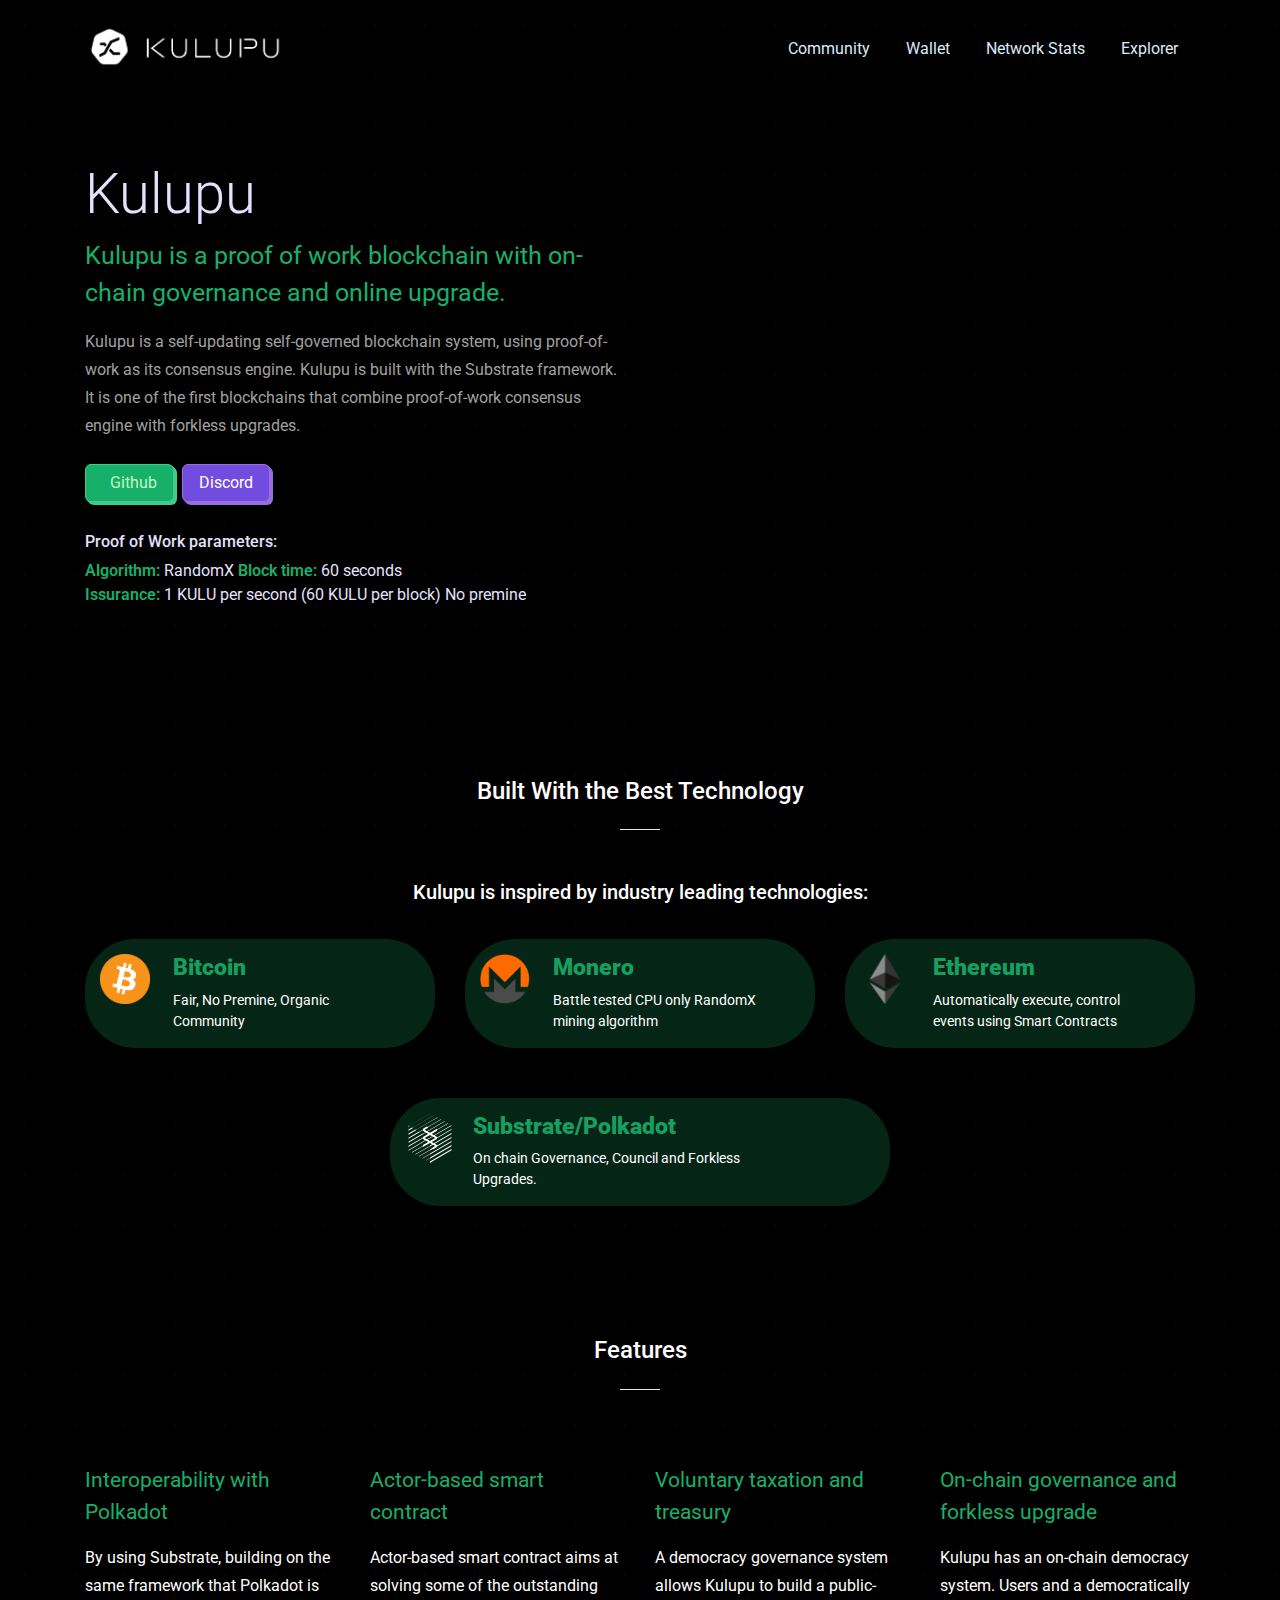
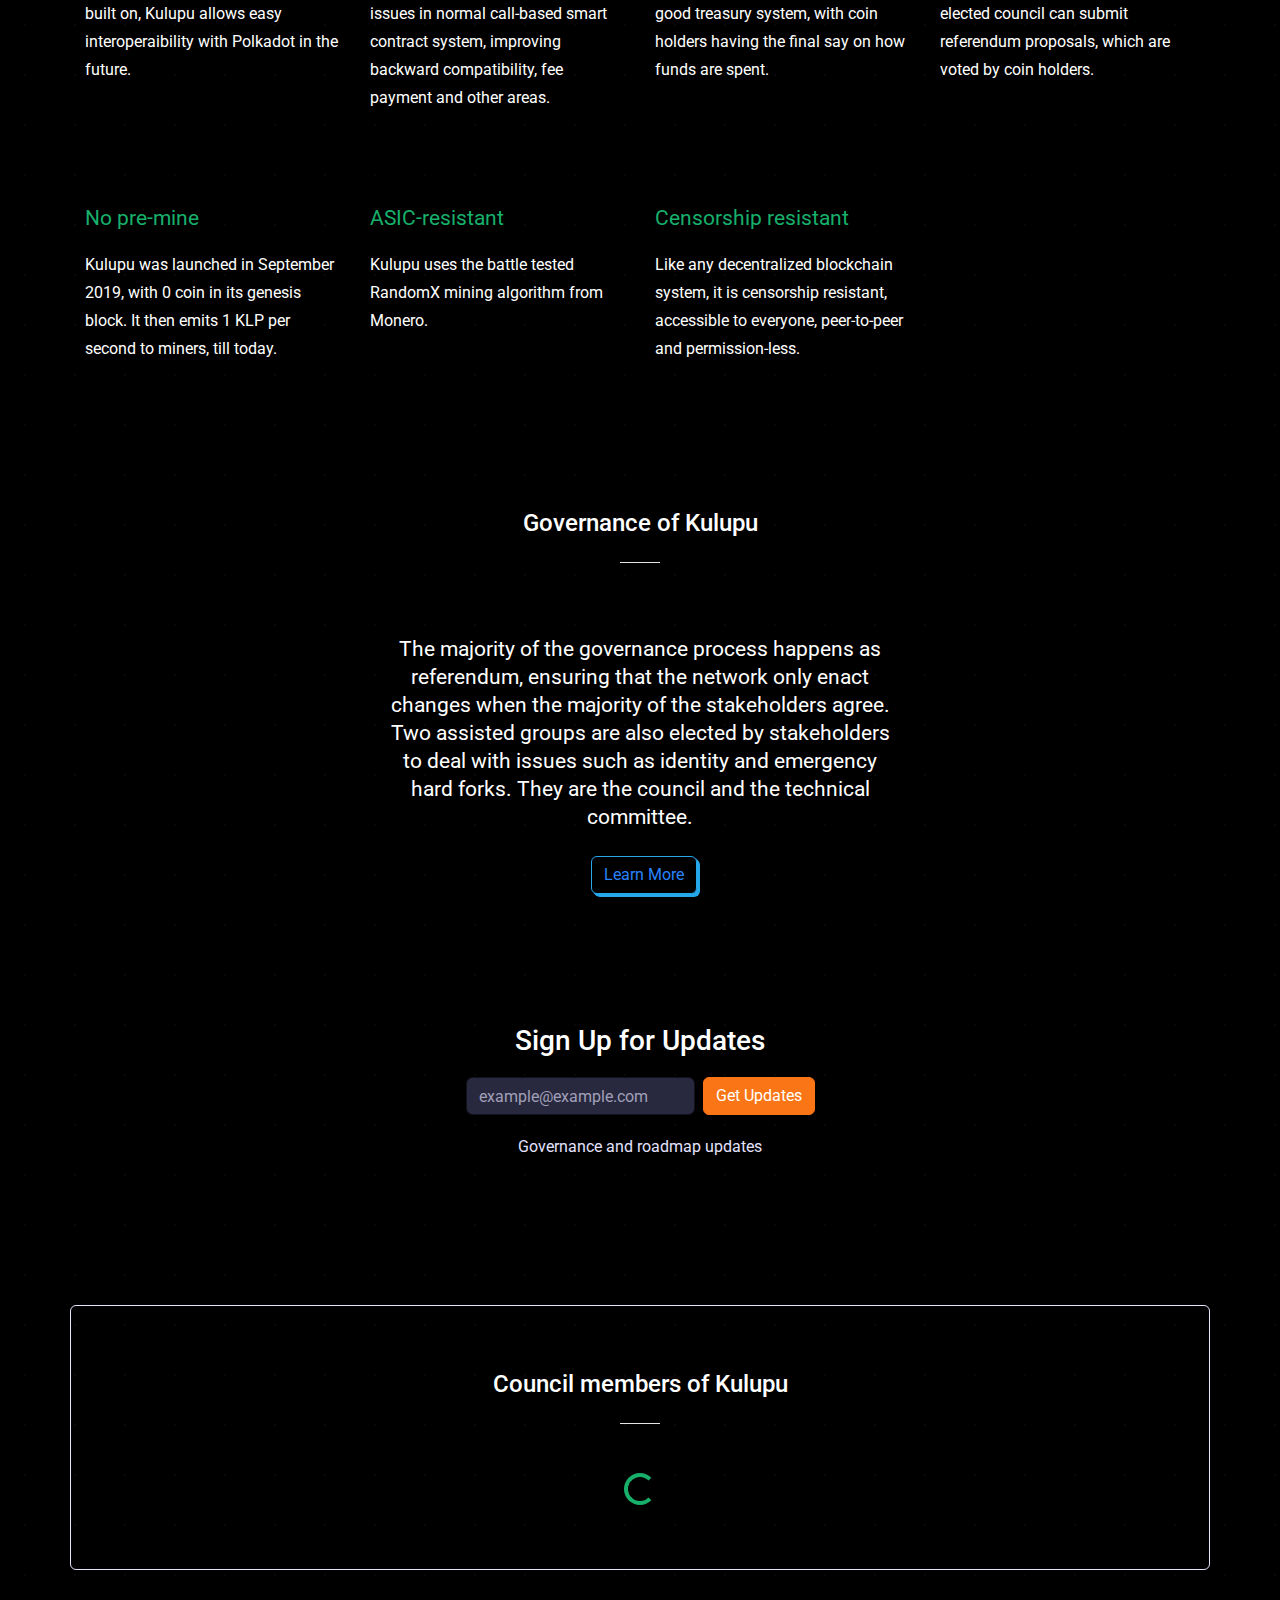
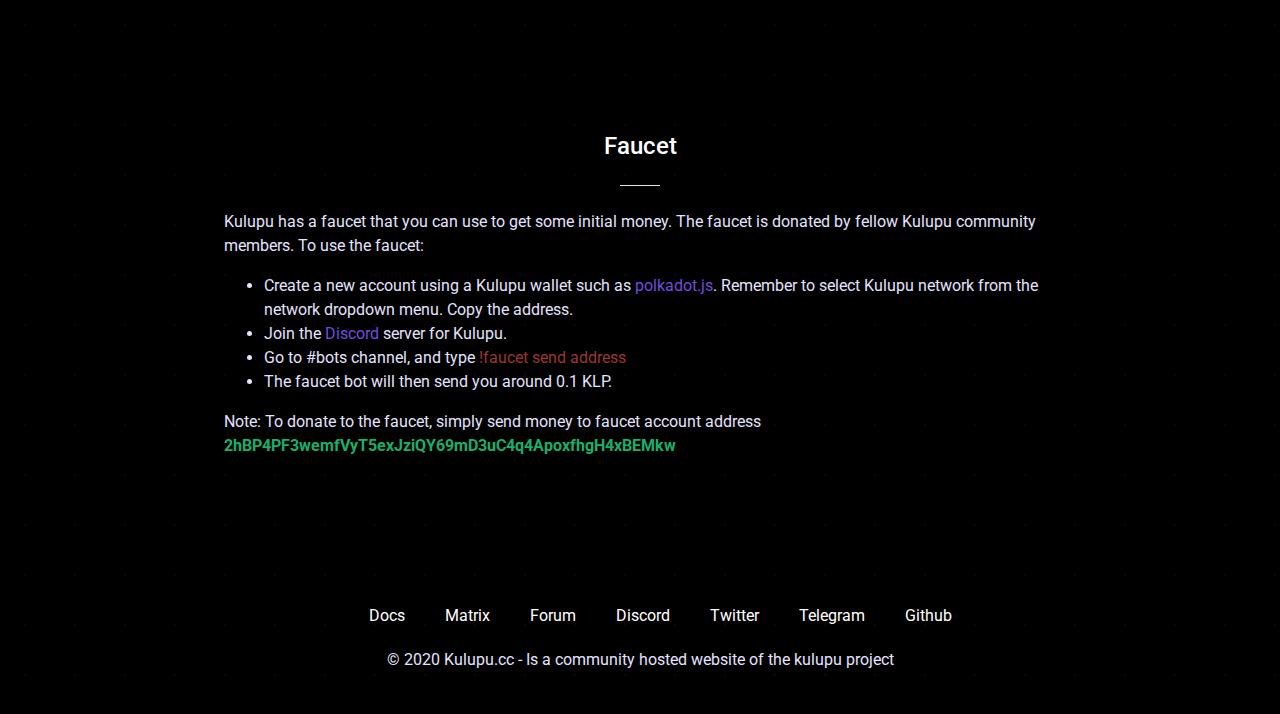
<file: index.html>
<!DOCTYPE html>
<html lang="en">
  <head>
    <!-- Required meta tags  -->
    <meta charset="utf-8">
    <meta name="viewport" content="width=device-width, initial-scale=1, shrink-to-fit=no">

    <meta property="og:url"                content="https://kulupu.cc" />
    <meta property="og:type"               content="website" />
    <meta property="og:title"              content="Kulupu | The first Substrate based POW Blockchain"/>
    <meta property="og:description"  content="Kulupu.cc is a community hosted online resource for the kulupu community" />
    <meta property="og:image"        content="https://kulupu.cc/images/Kulupu_Logo White.png" />

    <meta charset="utf-8">
    <meta name="description" content="Kulupu.cc is a community hosted online resource for the kulupu community">
    <meta name="keywords" content="">

    <link rel="icon" href="images/Kulupu_Symbol White.png" type="image/x-icon" />



    <title>Kulupu</title>

    <link rel="stylesheet" href="https://use.fontawesome.com/releases/v5.6.3/css/all.css" integrity="sha384-UHRtZLI+pbxtHCWp1t77Bi1L4ZtiqrqD80Kn4Z8NTSRyMA2Fd33n5dQ8lWUE00s/" crossorigin="anonymous">
    <link rel="stylesheet" href="css/style.css">
    <link rel="stylesheet" href="css/bootstrap4-neon-glow.min.css">
    <link rel="stylesheet" href="css/orb.css">


    
    <link href="https://fonts.googleapis.com/css?family=Roboto" rel="stylesheet">
    <!-- <link rel='stylesheet' href='//cdn.jsdelivr.net/font-hack/2.020/css/hack.min.css'> -->
    
  </head>
  <body>

  <div class="navbar-dark text-white">
    <div class="container">
      <nav class="navbar px-0 navbar-expand-lg navbar-dark">
        <button class="navbar-toggler" type="button" data-toggle="collapse" data-target="#navbarNavAltMarkup" aria-controls="navbarNavAltMarkup" aria-expanded="false" aria-label="Toggle navigation">
          <span class="navbar-toggler-icon"></span>
        </button>
        <div class="collapse navbar-collapse" id="navbarNavAltMarkup">
          <div class="navbar-nav">
            <a href="index.html" class="pl-md-0 p-3 text-light"><img src="images/Kulupu_Logo White.png" width="200" alt=""></a>
          </div>
          <div class="right-buttons">
            <a href="https://community.kulupu.cc/" class="p-3 text-decoration-none text-light">Community</a>
            <a target="_blank" href="https://polkadot.js.org/apps" class="p-3 text-decoration-none text-light">Wallet</a>
            <a target="_blank" href="https://telemetry.polkadot.io/#list/Kulupu" class="p-3 text-decoration-none text-light">Network Stats</a>
            <a target="_blank" href="https://kulupu.subscan.io/" class="p-3 text-decoration-none text-light">Explorer</a>
          </div>
          
        </div>
      </nav>

    </div>
  </div>


  

<div class="jumbotron bg-transparent mb-0 radius-0">
  <div class="container">
      <div class="row">
        <div class="col-sm-6">
          <h1 class="display-2">Kulup<span class="vim-caret">u</span></h1>
          <div style="font-size: 25px;
          font-weight: 400;" class="lead mb-3 text-mono text-success">Kulupu is a proof of work blockchain with on-chain governance and online upgrade.</div>         
          <p style="margin-top: unset !important;" class="mt-5 text-grey text-spacey">
            Kulupu is a self-updating self-governed blockchain system, using proof-of-work as its consensus engine. Kulupu is built with the Substrate framework. It is one of the first blockchains that combine proof-of-work consensus engine with forkless upgrades.
          </p>
          <div class="text-mono">
            <a target="_blank" href="https://github.com/kulupu/kulupu"
               title="Download Theme"
               class="btn btn-success btn-shadow px-3 my-2 ml-0 text-left">
               <span class="fab fa-github mr-2"></span>
              Github
            </a>
            <a target="_blank" href="https://discord.gg/DZbg4rZ"
               class="btn btn-primary btn-shadow px-3 my-2 ml-0 ml-sm-1 text-left">
               <i class="fab fa-discord"></i>
              Discord
            </a>
          </div>
          <p style="font-weight: 500; margin-top: 20px; margin-bottom: 5px !important;">Proof of Work parameters:</p>
          <p class="pow-para"><span>Algorithm: </span>RandomX  <span>Block time: </span>60 seconds <br> <span>Issurance: </span>1 KULU per second (60 KULU per block)  No premine</p>
        </div>
        <div class="col-sm-6 orb " style="padding-left: 156px;">
          <div class='wrap'>
            <div class='c'></div>
            <div class='c'></div>
            <div class='c'></div>
            <div class='c'></div>
            <div class='c'></div>
            <div class='c'></div>
            <div class='c'></div>
            <div class='c'></div>
            <div class='c'></div>
            <div class='c'></div>
            <div class='c'></div>
            <div class='c'></div>
            <div class='c'></div>
            <div class='c'></div>
            <div class='c'></div>
            <div class='c'></div>
            <div class='c'></div>
            <div class='c'></div>
            <div class='c'></div>
            <div class='c'></div>
            <div class='c'></div>
            <div class='c'></div>
            <div class='c'></div>
            <div class='c'></div>
            <div class='c'></div>
            <div class='c'></div>
            <div class='c'></div>
            <div class='c'></div>
            <div class='c'></div>
            <div class='c'></div>
            <div class='c'></div>
            <div class='c'></div>
            <div class='c'></div>
            <div class='c'></div>
            <div class='c'></div>
            <div class='c'></div>
            <div class='c'></div>
            <div class='c'></div>
            <div class='c'></div>
            <div class='c'></div>
            <div class='c'></div>
            <div class='c'></div>
            <div class='c'></div>
            <div class='c'></div>
            <div class='c'></div>
            <div class='c'></div>
            <div class='c'></div>
            <div class='c'></div>
            <div class='c'></div>
            <div class='c'></div>
            <div class='c'></div>
            <div class='c'></div>
            <div class='c'></div>
            <div class='c'></div>
            <div class='c'></div>
            <div class='c'></div>
            <div class='c'></div>
            <div class='c'></div>
            <div class='c'></div>
            <div class='c'></div>
            <div class='c'></div>
            <div class='c'></div>
            <div class='c'></div>
            <div class='c'></div>
            <div class='c'></div>
            <div class='c'></div>
            <div class='c'></div>
            <div class='c'></div>
            <div class='c'></div>
            <div class='c'></div>
            <div class='c'></div>
            <div class='c'></div>
            <div class='c'></div>
            <div class='c'></div>
            <div class='c'></div>
            <div class='c'></div>
            <div class='c'></div>
            <div class='c'></div>
            <div class='c'></div>
            <div class='c'></div>
            <div class='c'></div>
            <div class='c'></div>
            <div class='c'></div>
            <div class='c'></div>
            <div class='c'></div>
            <div class='c'></div>
            <div class='c'></div>
            <div class='c'></div>
            <div class='c'></div>
            <div class='c'></div>
            <div class='c'></div>
            <div class='c'></div>
            <div class='c'></div>
            <div class='c'></div>
            <div class='c'></div>
            <div class='c'></div>
            <div class='c'></div>
            <div class='c'></div>
            <div class='c'></div>
            <div class='c'></div>
            <div class='c'></div>
            <div class='c'></div>
            <div class='c'></div>
            <div class='c'></div>
            <div class='c'></div>
            <div class='c'></div>
            <div class='c'></div>
            <div class='c'></div>
            <div class='c'></div>
            <div class='c'></div>
            <div class='c'></div>
            <div class='c'></div>
            <div class='c'></div>
            <div class='c'></div>
            <div class='c'></div>
            <div class='c'></div>
            <div class='c'></div>
            <div class='c'></div>
            <div class='c'></div>
            <div class='c'></div>
            <div class='c'></div>
            <div class='c'></div>
            <div class='c'></div>
            <div class='c'></div>
            <div class='c'></div>
            <div class='c'></div>
            <div class='c'></div>
            <div class='c'></div>
            <div class='c'></div>
            <div class='c'></div>
            <div class='c'></div>
            <div class='c'></div>
            <div class='c'></div>
            <div class='c'></div>
            <div class='c'></div>
            <div class='c'></div>
            <div class='c'></div>
            <div class='c'></div>
            <div class='c'></div>
            <div class='c'></div>
            <div class='c'></div>
            <div class='c'></div>
            <div class='c'></div>
            <div class='c'></div>
            <div class='c'></div>
            <div class='c'></div>
            <div class='c'></div>
            <div class='c'></div>
            <div class='c'></div>
            <div class='c'></div>
            <div class='c'></div>
            <div class='c'></div>
            <div class='c'></div>
            <div class='c'></div>
            <div class='c'></div>
            <div class='c'></div>
            <div class='c'></div>
            <div class='c'></div>
            <div class='c'></div>
            <div class='c'></div>
            <div class='c'></div>
            <div class='c'></div>
            <div class='c'></div>
            <div class='c'></div>
            <div class='c'></div>
            <div class='c'></div>
            <div class='c'></div>
            <div class='c'></div>
            <div class='c'></div>
            <div class='c'></div>
            <div class='c'></div>
            <div class='c'></div>
            <div class='c'></div>
            <div class='c'></div>
            <div class='c'></div>
            <div class='c'></div>
            <div class='c'></div>
            <div class='c'></div>
            <div class='c'></div>
            <div class='c'></div>
            <div class='c'></div>
            <div class='c'></div>
            <div class='c'></div>
            <div class='c'></div>
            <div class='c'></div>
            <div class='c'></div>
            <div class='c'></div>
            <div class='c'></div>
            <div class='c'></div>
            <div class='c'></div>
            <div class='c'></div>
            <div class='c'></div>
            <div class='c'></div>
            <div class='c'></div>
            <div class='c'></div>
            <div class='c'></div>
            <div class='c'></div>
            <div class='c'></div>
            <div class='c'></div>
            <div class='c'></div>
            <div class='c'></div>
            <div class='c'></div>
            <div class='c'></div>
            <div class='c'></div>
            <div class='c'></div>
            <div class='c'></div>
            <div class='c'></div>
            <div class='c'></div>
            <div class='c'></div>
            <div class='c'></div>
            <div class='c'></div>
            <div class='c'></div>
            <div class='c'></div>
            <div class='c'></div>
            <div class='c'></div>
            <div class='c'></div>
            <div class='c'></div>
            <div class='c'></div>
            <div class='c'></div>
            <div class='c'></div>
            <div class='c'></div>
            <div class='c'></div>
            <div class='c'></div>
            <div class='c'></div>
            <div class='c'></div>
            <div class='c'></div>
            <div class='c'></div>
            <div class='c'></div>
            <div class='c'></div>
            <div class='c'></div>
            <div class='c'></div>
            <div class='c'></div>
            <div class='c'></div>
            <div class='c'></div>
            <div class='c'></div>
            <div class='c'></div>
            <div class='c'></div>
            <div class='c'></div>
            <div class='c'></div>
            <div class='c'></div>
            <div class='c'></div>
            <div class='c'></div>
            <div class='c'></div>
            <div class='c'></div>
            <div class='c'></div>
            <div class='c'></div>
            <div class='c'></div>
            <div class='c'></div>
            <div class='c'></div>
            <div class='c'></div>
            <div class='c'></div>
            <div class='c'></div>
            <div class='c'></div>
            <div class='c'></div>
            <div class='c'></div>
            <div class='c'></div>
            <div class='c'></div>
            <div class='c'></div>
            <div class='c'></div>
            <div class='c'></div>
            <div class='c'></div>
            <div class='c'></div>
            <div class='c'></div>
            <div class='c'></div>
            <div class='c'></div>
            <div class='c'></div>
            <div class='c'></div>
            <div class='c'></div>
            <div class='c'></div>
            <div class='c'></div>
            <div class='c'></div>
            <div class='c'></div>
            <div class='c'></div>
            <div class='c'></div>
            <div class='c'></div>
            <div class='c'></div>
            <div class='c'></div>
            <div class='c'></div>
            <div class='c'></div>
            <div class='c'></div>
            <div class='c'></div>
            <div class='c'></div>
            <div class='c'></div>
            <div class='c'></div>
            <div class='c'></div>
            <div class='c'></div>
            <div class='c'></div>
            <div class='c'></div>
            <div class='c'></div>
            <div class='c'></div>
            <div class='c'></div>
            <div class='c'></div>
            <div class='c'></div>
            <div class='c'></div>
            <div class='c'></div>
            <div class='c'></div>
            <div class='c'></div>
            <div class='c'></div>
            <div class='c'></div>
            <div class='c'></div>
          </div>          
        </div>
      </div>
  </div>
</div>

<section class="technology">
  <div class="container">
    <div class="row">
      <h4 style="margin: 0 auto; color: #fff;">Built With the Best Technology</h4>
    </div>
    <hr class="my-4 title-underline">

    <h5 style="margin-top: 50px; color: #fff; text-align: center; margin-bottom: 35px; font-weight: 500;">Kulupu is inspired by industry leading technologies:</h5>
    <div class="row">
      <div class="col-sm">
        <div class="container single-built">
          <div class="row">
            <div class="col-3">
              <img class="icon-img" src="images/bitcoin_PNG16.png" alt="">
            </div>
            <div class="col-7">
              <div class="row">
                <h4 style="font-size: 23px;
                font-weight: 900; color: #15a061;">Bitcoin</h4>
                <p style="font-size: 14px; color: #fff;">Fair, No Premine, Organic Community</p>
              </div>
            </div>
          </div>
        </div>
      </div>
      
      <div class="col-sm">
        <div class="container single-built">
          <div class="row">
            <div class="col-3">
              <img class="icon-img" src="images/monero-441944.png" alt="">
            </div>
            <div class="col-7">
              <div class="row">
                <h4 style="font-size: 23px;
                font-weight: 900; color: #15a061; width: 100%;">Monero</h4>
                <p style="font-size: 14px; color: #fff;">Battle tested CPU only RandomX mining algorithm</p>
              </div>
            </div>
          </div>
        </div>
      </div>

      <div class="col-sm">
        <div class="container single-built">
          <div class="row">
            <div class="col-3">
              <img class="icon-img" src="images/ethereum-eth-logo.png" alt="">
            </div>
            <div class="col-7">
              <div class="row">
                <h4 style="font-size: 23px;
                font-weight: 900; color: #15a061; width: 100%;">Ethereum</h4>
                <p style="font-size: 14px; color: #fff;">Automatically execute, control events using Smart Contracts </p>
              </div>
            </div>
          </div>
        </div>
      </div>
    </div>

    <div class="row second-row-mobile">
      <div class="col-sm">
      <div class="container single-built" style="min-width: 300px; max-width: 500px;">
        <div class="row">
          <div class="col-2">
            <img class="icon-img" src="images/Substrate-logo.svg" alt="">
          </div>
          <div class="col-8" >
            <div class="row pad-lt">
              <h4 style="font-size: 23px;
              font-weight: 900; color: #15a061; width: 100%;">Substrate/Polkadot</h4>
              <p style="font-size: 14px; color: #fff;">On chain Governance, Council and Forkless Upgrades.</p>
            </div>
          </div>
        </div>
        </div>
      </div>

  </div>
  </div>

</section>

<section class="key-features">
  <div class="container">
    <div class="row">
      <h4 style="margin: 0 auto; color: #fff;">Features</h4>
    </div>
    <hr class="my-4 title-underline">

    <div style="margin-top: 75px" class="row">
      <div class="col-sm">
        <div style="font-size: 21px;
          font-weight: 400;" class="lead mb-3 text-mono text-success">
          Interoperability with Polkadot
        </div>
        <p style="margin-top: unset !important; color: #fff;" class="mt-5 text-grey text-spacey">
          By using Substrate, building on the same framework that Polkadot is built on, Kulupu allows easy interoperaibility with Polkadot in the future.
        </p>
      </div>

      <div class="col-sm">
        <div style="font-size: 21px;
          font-weight: 400;" class="lead mb-3 text-mono text-success">
          Actor-based smart contract
        </div>
        <p style="margin-top: unset !important; color: #fff;" class="mt-5 text-grey text-spacey">
          Actor-based smart contract aims at solving some of the outstanding issues in normal call-based smart contract system, improving backward compatibility, fee payment and other areas.
        </p>
      </div>

      <div class="col-sm">
        <div style="font-size: 21px;
          font-weight: 400;" class="lead mb-3 text-mono text-success">
          Voluntary taxation and treasury
        </div>
        <p style="margin-top: unset !important; color: #fff;" class="mt-5 text-grey text-spacey">
          A democracy governance system allows Kulupu to build a public-good treasury system, with coin holders having the final say on how funds are spent.
        </p>
      </div>

      <div class="col-sm">
        <div style="font-size: 21px;
          font-weight: 400;" class="lead mb-3 text-mono text-success">
          On-chain governance and forkless upgrade
        </div>
        <p style="margin-top: unset !important; color: #fff;" class="mt-5 text-grey text-spacey">
          Kulupu has an on-chain democracy system. Users and a democratically elected council can submit referendum proposals, which are voted by coin holders.
        </p>
      </div>
    </div>

    <div style="margin-top: 75px" class="row">
      <div class="col-sm">
        <div style="font-size: 21px;
          font-weight: 400;" class="lead mb-3 text-mono text-success">
          No pre-mine
        </div>
        <p style="margin-top: unset !important; color: #fff;" class="mt-5 text-grey text-spacey">
          Kulupu was launched in September 2019, with 0 coin in its genesis block. It then emits 1 KLP per second to miners, till today.
        </p>
      </div>

      <div class="col-sm">
        <div style="font-size: 21px;
          font-weight: 400;" class="lead mb-3 text-mono text-success">
          ASIC-resistant
        </div>
        <p style="margin-top: unset !important; color: #fff;" class="mt-5 text-grey text-spacey">
          Kulupu uses the battle tested RandomX mining algorithm from Monero.
        </p>
      </div>

      <div class="col-sm">
        <div style="font-size: 21px;
          font-weight: 400;" class="lead mb-3 text-mono text-success">
          Censorship resistant
        </div>
        <p style="margin-top: unset !important; color: #fff;" class="mt-5 text-grey text-spacey">
          Like any decentralized blockchain system, it is censorship resistant, accessible to everyone, peer-to-peer and permission-less.
        </p>
      </div>

      <div class="col-sm"></div>
    </div>
  </div>
</section>


<section class="governance">
  <div class="container">
    <div class="row">
      <h4 style="margin: 0 auto; color: #fff;">Governance of Kulupu</h4>
    </div>
    <hr class="my-4 title-underline">

    <div class="row">
      <div style="text-align: center;" class="col-sm">
        <p class="mt-5 text-grey text-spacey gov-text" style="color: #fff;">
          The majority of the governance process happens as referendum, ensuring that the network only enact changes when the majority of the stakeholders agree. Two assisted groups are also elected by stakeholders to deal with issues such as identity and emergency hard forks. They are the council and the technical committee.
        </p>
        <a style="margin-top: 25px;" target="_blank" href="https://consensus.corepaper.org/wiki/Governance_of_Kulupu" class="btn btn-shadow text-mono btn-outline-info">
          Learn More <i class="fas fa-angle-double-right"></i></a>
      </div>
    </div>
  </div>
</section>

<section class="updates">
  <div class="container" style="text-align: center;">
      <div class="row">
        <h3 style="margin: 0 auto; color: #fff;">Sign Up for Updates</h3>
      </div>
      <div class="row" style="margin-top: 20px;">
      <form class="form-inline" style="margin: 0 auto">
        <label class="sr-only" for="inlineFormInputGroup">Username</label>
        <div class="input-group mb-2 mr-sm-2 mb-sm-0">
          <input type="text" class="form-control" id="inlineFormInputGroup" placeholder="example@example.com">
        </div>
        <button type="submit" class="btn btn-warning">Get Updates</button>
      </form>
      </div>
      <p style="margin-top: 20px;">Governance and roadmap updates</p>
  </div>
</section>

<section class="about">
  <div class="container">
    <div class="row">
      <div style="width: 100%; border: 1px solid; background: unset;" class="jumbotron">
        <h4 style="text-align: center; color: #fff;">Council members of Kulupu</h4>
        <hr class="my-4 title-underline">

        <hr class="my-4">
        <div class="row" id="members-klp">
          <div style="margin: 0 auto;" class="spinner-border text-success" role="status">
            <span class="sr-only">Loading...</span>
          </div>
        </div>

      </div>
    </div>
  </div>
</section>

<section class="faucet">
  <div class="container">
    <div class="row">
      <h4 style="margin: 0 auto; color: #fff;">Faucet</h4>
    </div>
    <hr class="my-4 title-underline">

    <div class="row" style="width: 75%;
    margin: 0 auto;">
      <p>Kulupu has a faucet that you can use to get some initial money. The faucet is donated by fellow Kulupu community members. To use the faucet:
      </p>

      <ul>
        <li>Create a new account using a Kulupu wallet such as <a target="_blank" href="https://polkadot.js.org/apps">polkadot.js</a>. Remember to select Kulupu network from the network dropdown menu. Copy the address.
        </li>
        <li>Join the <a href="https://discord.gg/DZbg4rZ">Discord</a> server for Kulupu.</li>
        <li>Go to #bots channel, and type <span style="color: #9c3535;">!faucet send address</span></li>
        <li>The faucet bot will then send you around 0.1 KLP.
        </li>
      </ul>
      <p>Note: To donate to the faucet, simply send money to faucet account address <b style="color: #17b06b;     word-break: break-word;;">2hBP4PF3wemfVyT5exJziQY69mD3uC4q4ApoxfhgH4xBEMkw</b>
      </p>
    </div>
  </div>
</section>

<section class="footer">
  <div class="container">
    <div class="row">
      <ul class="footer-links">
        <li><a target="_blank" href="https://consensus.corepaper.org/wiki/Kulupu">Docs</a></li>
        <li><a target="_blank" href="https://riot.im/app/#/room/#kulupu:matrix.org">Matrix</a></li>
        <li><a target="_blank" href="https://community.kulupu.cc/">Forum</a></li>
        <li><a target="_blank" href="https://discord.gg/DZbg4rZ">Discord</a></li>
        <li><a target="_blank" href="https://twitter.com/kulupunetwork?lang=en">Twitter</a></li>
        <li><a target="_blank" href="https://t.me/KulupuOfficial">Telegram</a></li>
        <li><a target="_blank" href="https://github.com/kulupu/kulupu">Github</a></li>
      </ul>
    </div>
    <div class="row">
      <p style="margin: 0 auto;">© 2020 Kulupu.cc - Is a community hosted website of the kulupu project</p>
    </div>
  </div>
</section>






    <!-- Optional JavaScript -->
    <!-- jQuery first, then Popper.js, then Bootstrap JS -->

  <script src="https://code.jquery.com/jquery-3.3.1.min.js"></script>
  <script src="https://cdnjs.cloudflare.com/ajax/libs/popper.js/1.14.7/umd/popper.min.js"></script>
  <script src="js/script.js"></script>
  <script src="https://stackpath.bootstrapcdn.com/bootstrap/4.3.1/js/bootstrap.min.js"></script>

  </body>
</html>
</file>
<file: css/style.css>
body {
    background-color: #000 !important;
}

.key-features {
    margin-top: 50px;
    padding-top: 40px;
    padding-bottom: 40px;
}

.governance {
    margin-top: 50px;
    padding-top: 40px;
    padding-bottom: 40px;
}

.gov-text {
    margin-top: unset !important;
    text-align: center;
    font-size: 21px;
    min-width: 300px;
    max-width: 500px;
    margin: 0 auto;
}

.updates {
    margin-top: 50px;
    padding-top: 40px;
    padding-bottom: 40px;
}

.about {
    margin-top: 50px;
    padding-top: 40px;
    padding-bottom: 40px;
}

.technology {
    margin-top: 50px;
    padding-top: 40px;
    padding-bottom: 40px;
}

.council-title {
    margin-top: 10px;
    text-align: center;
    font-size: 19px;
    color: #17b06b;
} 

.council-description {
    text-align: center;
    font-size: 13px;
    color: #716da9;
    display: none;
}

.footer {
    margin-top: 50px;
    padding-top: 20px;
    padding-bottom: 40px;
    height: 150px;
    text-align: center;
}

.footer-links {
    margin: 0 auto;
}

.footer-links li {
    float: left;
    padding: 20px;
    list-style: none;
}

.footer-links li>a {
    color: #fff;
}

.right-buttons {
    position: absolute;
    right: 1px;
    float: left;
}

.faucet {
    margin-top: 50px;
    padding-top: 40px;
    padding-bottom: 40px;
}


.pow-para span {
    font-weight: 600;
    color: #17b06b;
}

.pow-para {
}

.title-underline {
    color: #fff;
    background: #fff;
    width: 40px;
}

@media ( max-width: 900px ) {
    .orb {
        position: absolute !important;
        padding-left: 156px !important;
        top: 212px !important;
    }

    .single-built {
        margin-top: 20px;
    }

    .second-row {
        margin-top: unset !important;
    }

    .second-row-mobile {
        display: block !important;
        margin-top: unset !important;
    }

    .second-row {
        display: none !important;
        margin-top: unset !important;
    }

    .pad-lt {
        padding-left: 30px;
    }
}

.icon-img {
    width: 50px;
    height: 50px;
}

.single-built
{
    padding-top: 15px;
    border-radius: 50px;
    background: #052516;
}

.second-row {
    margin-top: 50px;
}

.second-row-mobile {
    margin-top: 50px;
}

.togglers {
    margin: 0 auto;
    padding: 17px;
    border: 2px solid #17b06b;
    border-radius: 11px;
    padding-left: 8px !important;
}

#overlay {
    position: fixed; 
    width: 100%; 
    height: 100%;
    top: 0;
    left: 0;
    right: 0;
    bottom: 0;
    background-color: rgb(0 0 0 / 82%) !important; 
    z-index: 2; 
    text-align: center;
    padding-top: 25%;
  }

  .single-member p {
      font-size: 11px;
  }

  .green-logo {
      color: #17b06b
  }
</file>
<file: css/orb.css>
.wrap {
  position: relative;
  top: 50%;
  left: 50%;
  width: 0;
  height: 0;
  transform-style: preserve-3d;
  perspective: 1000px;
  animation: rotate 14s infinite linear;
}

@keyframes rotate {
  100% {
    transform: rotateY(360deg) rotateX(360deg);
  }
}
.c {
  position: absolute;
  width: 2px;
  height: 2px;
  border-radius: 50%;
  opacity: 0;
}

.c:nth-child(1) {
  animation: orbit1 14s infinite;
  animation-delay: 0.01s;
  background-color: #00feff;
}

@keyframes orbit1 {
  10% {
    opacity: 0;
  }
  20% {
    opacity: 1;
  }
  30% {
    transform: rotateZ(-185deg) rotateY(90deg) translateX(150px) rotateZ(185deg);
    opacity: 1;
  }
  80% {
    transform: rotateZ(-185deg) rotateY(90deg) translateX(100px) rotateZ(185deg);
    opacity: 1;
  }
  100% {
    transform: rotateZ(-185deg) rotateY(90deg) translateX(150px) rotateZ(185deg);
    opacity: 1;
  }
}
.c:nth-child(2) {
  animation: orbit2 14s infinite;
  animation-delay: 0.02s;
  background-color: #00feff;
}

@keyframes orbit2 {
  10% {
    opacity: 0;
  }
  20% {
    opacity: 1;
  }
  30% {
    transform: rotateZ(-267deg) rotateY(44deg) translateX(150px) rotateZ(267deg);
    opacity: 1;
  }
  80% {
    transform: rotateZ(-267deg) rotateY(44deg) translateX(100px) rotateZ(267deg);
    opacity: 1;
  }
  100% {
    transform: rotateZ(-267deg) rotateY(44deg) translateX(150px) rotateZ(267deg);
    opacity: 1;
  }
}
.c:nth-child(3) {
  animation: orbit3 14s infinite;
  animation-delay: 0.03s;
  background-color: #00fdff;
}

@keyframes orbit3 {
  10% {
    opacity: 0;
  }
  20% {
    opacity: 1;
  }
  30% {
    transform: rotateZ(-60deg) rotateY(24deg) translateX(150px) rotateZ(60deg);
    opacity: 1;
  }
  80% {
    transform: rotateZ(-60deg) rotateY(24deg) translateX(100px) rotateZ(60deg);
    opacity: 1;
  }
  100% {
    transform: rotateZ(-60deg) rotateY(24deg) translateX(150px) rotateZ(60deg);
    opacity: 1;
  }
}
.c:nth-child(4) {
  animation: orbit4 14s infinite;
  animation-delay: 0.04s;
  background-color: #00fdff;
}

@keyframes orbit4 {
  10% {
    opacity: 0;
  }
  20% {
    opacity: 1;
  }
  30% {
    transform: rotateZ(-12deg) rotateY(339deg) translateX(150px) rotateZ(12deg);
    opacity: 1;
  }
  80% {
    transform: rotateZ(-12deg) rotateY(339deg) translateX(100px) rotateZ(12deg);
    opacity: 1;
  }
  100% {
    transform: rotateZ(-12deg) rotateY(339deg) translateX(150px) rotateZ(12deg);
    opacity: 1;
  }
}
.c:nth-child(5) {
  animation: orbit5 14s infinite;
  animation-delay: 0.05s;
  background-color: #00fcff;
}

@keyframes orbit5 {
  10% {
    opacity: 0;
  }
  20% {
    opacity: 1;
  }
  30% {
    transform: rotateZ(-312deg) rotateY(18deg) translateX(150px) rotateZ(312deg);
    opacity: 1;
  }
  80% {
    transform: rotateZ(-312deg) rotateY(18deg) translateX(100px) rotateZ(312deg);
    opacity: 1;
  }
  100% {
    transform: rotateZ(-312deg) rotateY(18deg) translateX(150px) rotateZ(312deg);
    opacity: 1;
  }
}
.c:nth-child(6) {
  animation: orbit6 14s infinite;
  animation-delay: 0.06s;
  background-color: #00fcff;
}

@keyframes orbit6 {
  10% {
    opacity: 0;
  }
  20% {
    opacity: 1;
  }
  30% {
    transform: rotateZ(-81deg) rotateY(268deg) translateX(150px) rotateZ(81deg);
    opacity: 1;
  }
  80% {
    transform: rotateZ(-81deg) rotateY(268deg) translateX(100px) rotateZ(81deg);
    opacity: 1;
  }
  100% {
    transform: rotateZ(-81deg) rotateY(268deg) translateX(150px) rotateZ(81deg);
    opacity: 1;
  }
}
.c:nth-child(7) {
  animation: orbit7 14s infinite;
  animation-delay: 0.07s;
  background-color: #00fbff;
}

@keyframes orbit7 {
  10% {
    opacity: 0;
  }
  20% {
    opacity: 1;
  }
  30% {
    transform: rotateZ(-17deg) rotateY(201deg) translateX(150px) rotateZ(17deg);
    opacity: 1;
  }
  80% {
    transform: rotateZ(-17deg) rotateY(201deg) translateX(100px) rotateZ(17deg);
    opacity: 1;
  }
  100% {
    transform: rotateZ(-17deg) rotateY(201deg) translateX(150px) rotateZ(17deg);
    opacity: 1;
  }
}
.c:nth-child(8) {
  animation: orbit8 14s infinite;
  animation-delay: 0.08s;
  background-color: #00faff;
}

@keyframes orbit8 {
  10% {
    opacity: 0;
  }
  20% {
    opacity: 1;
  }
  30% {
    transform: rotateZ(-79deg) rotateY(159deg) translateX(150px) rotateZ(79deg);
    opacity: 1;
  }
  80% {
    transform: rotateZ(-79deg) rotateY(159deg) translateX(100px) rotateZ(79deg);
    opacity: 1;
  }
  100% {
    transform: rotateZ(-79deg) rotateY(159deg) translateX(150px) rotateZ(79deg);
    opacity: 1;
  }
}
.c:nth-child(9) {
  animation: orbit9 14s infinite;
  animation-delay: 0.09s;
  background-color: #00faff;
}

@keyframes orbit9 {
  10% {
    opacity: 0;
  }
  20% {
    opacity: 1;
  }
  30% {
    transform: rotateZ(-217deg) rotateY(171deg) translateX(150px) rotateZ(217deg);
    opacity: 1;
  }
  80% {
    transform: rotateZ(-217deg) rotateY(171deg) translateX(100px) rotateZ(217deg);
    opacity: 1;
  }
  100% {
    transform: rotateZ(-217deg) rotateY(171deg) translateX(150px) rotateZ(217deg);
    opacity: 1;
  }
}
.c:nth-child(10) {
  animation: orbit10 14s infinite;
  animation-delay: 0.1s;
  background-color: #00f9ff;
}

@keyframes orbit10 {
  10% {
    opacity: 0;
  }
  20% {
    opacity: 1;
  }
  30% {
    transform: rotateZ(-118deg) rotateY(188deg) translateX(150px) rotateZ(118deg);
    opacity: 1;
  }
  80% {
    transform: rotateZ(-118deg) rotateY(188deg) translateX(100px) rotateZ(118deg);
    opacity: 1;
  }
  100% {
    transform: rotateZ(-118deg) rotateY(188deg) translateX(150px) rotateZ(118deg);
    opacity: 1;
  }
}
.c:nth-child(11) {
  animation: orbit11 14s infinite;
  animation-delay: 0.11s;
  background-color: #00f9ff;
}

@keyframes orbit11 {
  10% {
    opacity: 0;
  }
  20% {
    opacity: 1;
  }
  30% {
    transform: rotateZ(-319deg) rotateY(99deg) translateX(150px) rotateZ(319deg);
    opacity: 1;
  }
  80% {
    transform: rotateZ(-319deg) rotateY(99deg) translateX(100px) rotateZ(319deg);
    opacity: 1;
  }
  100% {
    transform: rotateZ(-319deg) rotateY(99deg) translateX(150px) rotateZ(319deg);
    opacity: 1;
  }
}
.c:nth-child(12) {
  animation: orbit12 14s infinite;
  animation-delay: 0.12s;
  background-color: #00f8ff;
}

@keyframes orbit12 {
  10% {
    opacity: 0;
  }
  20% {
    opacity: 1;
  }
  30% {
    transform: rotateZ(-280deg) rotateY(197deg) translateX(150px) rotateZ(280deg);
    opacity: 1;
  }
  80% {
    transform: rotateZ(-280deg) rotateY(197deg) translateX(100px) rotateZ(280deg);
    opacity: 1;
  }
  100% {
    transform: rotateZ(-280deg) rotateY(197deg) translateX(150px) rotateZ(280deg);
    opacity: 1;
  }
}
.c:nth-child(13) {
  animation: orbit13 14s infinite;
  animation-delay: 0.13s;
  background-color: #00f8ff;
}

@keyframes orbit13 {
  10% {
    opacity: 0;
  }
  20% {
    opacity: 1;
  }
  30% {
    transform: rotateZ(-96deg) rotateY(277deg) translateX(150px) rotateZ(96deg);
    opacity: 1;
  }
  80% {
    transform: rotateZ(-96deg) rotateY(277deg) translateX(100px) rotateZ(96deg);
    opacity: 1;
  }
  100% {
    transform: rotateZ(-96deg) rotateY(277deg) translateX(150px) rotateZ(96deg);
    opacity: 1;
  }
}
.c:nth-child(14) {
  animation: orbit14 14s infinite;
  animation-delay: 0.14s;
  background-color: #00f7ff;
}

@keyframes orbit14 {
  10% {
    opacity: 0;
  }
  20% {
    opacity: 1;
  }
  30% {
    transform: rotateZ(-247deg) rotateY(171deg) translateX(150px) rotateZ(247deg);
    opacity: 1;
  }
  80% {
    transform: rotateZ(-247deg) rotateY(171deg) translateX(100px) rotateZ(247deg);
    opacity: 1;
  }
  100% {
    transform: rotateZ(-247deg) rotateY(171deg) translateX(150px) rotateZ(247deg);
    opacity: 1;
  }
}
.c:nth-child(15) {
  animation: orbit15 14s infinite;
  animation-delay: 0.15s;
  background-color: #00f7ff;
}

@keyframes orbit15 {
  10% {
    opacity: 0;
  }
  20% {
    opacity: 1;
  }
  30% {
    transform: rotateZ(-345deg) rotateY(55deg) translateX(150px) rotateZ(345deg);
    opacity: 1;
  }
  80% {
    transform: rotateZ(-345deg) rotateY(55deg) translateX(100px) rotateZ(345deg);
    opacity: 1;
  }
  100% {
    transform: rotateZ(-345deg) rotateY(55deg) translateX(150px) rotateZ(345deg);
    opacity: 1;
  }
}
.c:nth-child(16) {
  animation: orbit16 14s infinite;
  animation-delay: 0.16s;
  background-color: #00f6ff;
}

@keyframes orbit16 {
  10% {
    opacity: 0;
  }
  20% {
    opacity: 1;
  }
  30% {
    transform: rotateZ(-63deg) rotateY(173deg) translateX(150px) rotateZ(63deg);
    opacity: 1;
  }
  80% {
    transform: rotateZ(-63deg) rotateY(173deg) translateX(100px) rotateZ(63deg);
    opacity: 1;
  }
  100% {
    transform: rotateZ(-63deg) rotateY(173deg) translateX(150px) rotateZ(63deg);
    opacity: 1;
  }
}
.c:nth-child(17) {
  animation: orbit17 14s infinite;
  animation-delay: 0.17s;
  background-color: #00f5ff;
}

@keyframes orbit17 {
  10% {
    opacity: 0;
  }
  20% {
    opacity: 1;
  }
  30% {
    transform: rotateZ(-79deg) rotateY(166deg) translateX(150px) rotateZ(79deg);
    opacity: 1;
  }
  80% {
    transform: rotateZ(-79deg) rotateY(166deg) translateX(100px) rotateZ(79deg);
    opacity: 1;
  }
  100% {
    transform: rotateZ(-79deg) rotateY(166deg) translateX(150px) rotateZ(79deg);
    opacity: 1;
  }
}
.c:nth-child(18) {
  animation: orbit18 14s infinite;
  animation-delay: 0.18s;
  background-color: #00f5ff;
}

@keyframes orbit18 {
  10% {
    opacity: 0;
  }
  20% {
    opacity: 1;
  }
  30% {
    transform: rotateZ(-195deg) rotateY(214deg) translateX(150px) rotateZ(195deg);
    opacity: 1;
  }
  80% {
    transform: rotateZ(-195deg) rotateY(214deg) translateX(100px) rotateZ(195deg);
    opacity: 1;
  }
  100% {
    transform: rotateZ(-195deg) rotateY(214deg) translateX(150px) rotateZ(195deg);
    opacity: 1;
  }
}
.c:nth-child(19) {
  animation: orbit19 14s infinite;
  animation-delay: 0.19s;
  background-color: #00f4ff;
}

@keyframes orbit19 {
  10% {
    opacity: 0;
  }
  20% {
    opacity: 1;
  }
  30% {
    transform: rotateZ(-267deg) rotateY(98deg) translateX(150px) rotateZ(267deg);
    opacity: 1;
  }
  80% {
    transform: rotateZ(-267deg) rotateY(98deg) translateX(100px) rotateZ(267deg);
    opacity: 1;
  }
  100% {
    transform: rotateZ(-267deg) rotateY(98deg) translateX(150px) rotateZ(267deg);
    opacity: 1;
  }
}
.c:nth-child(20) {
  animation: orbit20 14s infinite;
  animation-delay: 0.2s;
  background-color: #00f4ff;
}

@keyframes orbit20 {
  10% {
    opacity: 0;
  }
  20% {
    opacity: 1;
  }
  30% {
    transform: rotateZ(-232deg) rotateY(338deg) translateX(150px) rotateZ(232deg);
    opacity: 1;
  }
  80% {
    transform: rotateZ(-232deg) rotateY(338deg) translateX(100px) rotateZ(232deg);
    opacity: 1;
  }
  100% {
    transform: rotateZ(-232deg) rotateY(338deg) translateX(150px) rotateZ(232deg);
    opacity: 1;
  }
}
.c:nth-child(21) {
  animation: orbit21 14s infinite;
  animation-delay: 0.21s;
  background-color: #00f3ff;
}

@keyframes orbit21 {
  10% {
    opacity: 0;
  }
  20% {
    opacity: 1;
  }
  30% {
    transform: rotateZ(-190deg) rotateY(212deg) translateX(150px) rotateZ(190deg);
    opacity: 1;
  }
  80% {
    transform: rotateZ(-190deg) rotateY(212deg) translateX(100px) rotateZ(190deg);
    opacity: 1;
  }
  100% {
    transform: rotateZ(-190deg) rotateY(212deg) translateX(150px) rotateZ(190deg);
    opacity: 1;
  }
}
.c:nth-child(22) {
  animation: orbit22 14s infinite;
  animation-delay: 0.22s;
  background-color: #00f3ff;
}

@keyframes orbit22 {
  10% {
    opacity: 0;
  }
  20% {
    opacity: 1;
  }
  30% {
    transform: rotateZ(-145deg) rotateY(342deg) translateX(150px) rotateZ(145deg);
    opacity: 1;
  }
  80% {
    transform: rotateZ(-145deg) rotateY(342deg) translateX(100px) rotateZ(145deg);
    opacity: 1;
  }
  100% {
    transform: rotateZ(-145deg) rotateY(342deg) translateX(150px) rotateZ(145deg);
    opacity: 1;
  }
}
.c:nth-child(23) {
  animation: orbit23 14s infinite;
  animation-delay: 0.23s;
  background-color: #00f2ff;
}

@keyframes orbit23 {
  10% {
    opacity: 0;
  }
  20% {
    opacity: 1;
  }
  30% {
    transform: rotateZ(-285deg) rotateY(81deg) translateX(150px) rotateZ(285deg);
    opacity: 1;
  }
  80% {
    transform: rotateZ(-285deg) rotateY(81deg) translateX(100px) rotateZ(285deg);
    opacity: 1;
  }
  100% {
    transform: rotateZ(-285deg) rotateY(81deg) translateX(150px) rotateZ(285deg);
    opacity: 1;
  }
}
.c:nth-child(24) {
  animation: orbit24 14s infinite;
  animation-delay: 0.24s;
  background-color: #00f1ff;
}

@keyframes orbit24 {
  10% {
    opacity: 0;
  }
  20% {
    opacity: 1;
  }
  30% {
    transform: rotateZ(-207deg) rotateY(2deg) translateX(150px) rotateZ(207deg);
    opacity: 1;
  }
  80% {
    transform: rotateZ(-207deg) rotateY(2deg) translateX(100px) rotateZ(207deg);
    opacity: 1;
  }
  100% {
    transform: rotateZ(-207deg) rotateY(2deg) translateX(150px) rotateZ(207deg);
    opacity: 1;
  }
}
.c:nth-child(25) {
  animation: orbit25 14s infinite;
  animation-delay: 0.25s;
  background-color: #00f1ff;
}

@keyframes orbit25 {
  10% {
    opacity: 0;
  }
  20% {
    opacity: 1;
  }
  30% {
    transform: rotateZ(-145deg) rotateY(210deg) translateX(150px) rotateZ(145deg);
    opacity: 1;
  }
  80% {
    transform: rotateZ(-145deg) rotateY(210deg) translateX(100px) rotateZ(145deg);
    opacity: 1;
  }
  100% {
    transform: rotateZ(-145deg) rotateY(210deg) translateX(150px) rotateZ(145deg);
    opacity: 1;
  }
}
.c:nth-child(26) {
  animation: orbit26 14s infinite;
  animation-delay: 0.26s;
  background-color: #00f0ff;
}

@keyframes orbit26 {
  10% {
    opacity: 0;
  }
  20% {
    opacity: 1;
  }
  30% {
    transform: rotateZ(-233deg) rotateY(181deg) translateX(150px) rotateZ(233deg);
    opacity: 1;
  }
  80% {
    transform: rotateZ(-233deg) rotateY(181deg) translateX(100px) rotateZ(233deg);
    opacity: 1;
  }
  100% {
    transform: rotateZ(-233deg) rotateY(181deg) translateX(150px) rotateZ(233deg);
    opacity: 1;
  }
}
.c:nth-child(27) {
  animation: orbit27 14s infinite;
  animation-delay: 0.27s;
  background-color: #00f0ff;
}

@keyframes orbit27 {
  10% {
    opacity: 0;
  }
  20% {
    opacity: 1;
  }
  30% {
    transform: rotateZ(-8deg) rotateY(44deg) translateX(150px) rotateZ(8deg);
    opacity: 1;
  }
  80% {
    transform: rotateZ(-8deg) rotateY(44deg) translateX(100px) rotateZ(8deg);
    opacity: 1;
  }
  100% {
    transform: rotateZ(-8deg) rotateY(44deg) translateX(150px) rotateZ(8deg);
    opacity: 1;
  }
}
.c:nth-child(28) {
  animation: orbit28 14s infinite;
  animation-delay: 0.28s;
  background-color: #00efff;
}

@keyframes orbit28 {
  10% {
    opacity: 0;
  }
  20% {
    opacity: 1;
  }
  30% {
    transform: rotateZ(-55deg) rotateY(59deg) translateX(150px) rotateZ(55deg);
    opacity: 1;
  }
  80% {
    transform: rotateZ(-55deg) rotateY(59deg) translateX(100px) rotateZ(55deg);
    opacity: 1;
  }
  100% {
    transform: rotateZ(-55deg) rotateY(59deg) translateX(150px) rotateZ(55deg);
    opacity: 1;
  }
}
.c:nth-child(29) {
  animation: orbit29 14s infinite;
  animation-delay: 0.29s;
  background-color: #00efff;
}

@keyframes orbit29 {
  10% {
    opacity: 0;
  }
  20% {
    opacity: 1;
  }
  30% {
    transform: rotateZ(-292deg) rotateY(268deg) translateX(150px) rotateZ(292deg);
    opacity: 1;
  }
  80% {
    transform: rotateZ(-292deg) rotateY(268deg) translateX(100px) rotateZ(292deg);
    opacity: 1;
  }
  100% {
    transform: rotateZ(-292deg) rotateY(268deg) translateX(150px) rotateZ(292deg);
    opacity: 1;
  }
}
.c:nth-child(30) {
  animation: orbit30 14s infinite;
  animation-delay: 0.3s;
  background-color: #00eeff;
}

@keyframes orbit30 {
  10% {
    opacity: 0;
  }
  20% {
    opacity: 1;
  }
  30% {
    transform: rotateZ(-31deg) rotateY(240deg) translateX(150px) rotateZ(31deg);
    opacity: 1;
  }
  80% {
    transform: rotateZ(-31deg) rotateY(240deg) translateX(100px) rotateZ(31deg);
    opacity: 1;
  }
  100% {
    transform: rotateZ(-31deg) rotateY(240deg) translateX(150px) rotateZ(31deg);
    opacity: 1;
  }
}
.c:nth-child(31) {
  animation: orbit31 14s infinite;
  animation-delay: 0.31s;
  background-color: #00edff;
}

@keyframes orbit31 {
  10% {
    opacity: 0;
  }
  20% {
    opacity: 1;
  }
  30% {
    transform: rotateZ(-244deg) rotateY(185deg) translateX(150px) rotateZ(244deg);
    opacity: 1;
  }
  80% {
    transform: rotateZ(-244deg) rotateY(185deg) translateX(100px) rotateZ(244deg);
    opacity: 1;
  }
  100% {
    transform: rotateZ(-244deg) rotateY(185deg) translateX(150px) rotateZ(244deg);
    opacity: 1;
  }
}
.c:nth-child(32) {
  animation: orbit32 14s infinite;
  animation-delay: 0.32s;
  background-color: #00edff;
}

@keyframes orbit32 {
  10% {
    opacity: 0;
  }
  20% {
    opacity: 1;
  }
  30% {
    transform: rotateZ(-66deg) rotateY(271deg) translateX(150px) rotateZ(66deg);
    opacity: 1;
  }
  80% {
    transform: rotateZ(-66deg) rotateY(271deg) translateX(100px) rotateZ(66deg);
    opacity: 1;
  }
  100% {
    transform: rotateZ(-66deg) rotateY(271deg) translateX(150px) rotateZ(66deg);
    opacity: 1;
  }
}
.c:nth-child(33) {
  animation: orbit33 14s infinite;
  animation-delay: 0.33s;
  background-color: #00ecff;
}

@keyframes orbit33 {
  10% {
    opacity: 0;
  }
  20% {
    opacity: 1;
  }
  30% {
    transform: rotateZ(-282deg) rotateY(73deg) translateX(150px) rotateZ(282deg);
    opacity: 1;
  }
  80% {
    transform: rotateZ(-282deg) rotateY(73deg) translateX(100px) rotateZ(282deg);
    opacity: 1;
  }
  100% {
    transform: rotateZ(-282deg) rotateY(73deg) translateX(150px) rotateZ(282deg);
    opacity: 1;
  }
}
.c:nth-child(34) {
  animation: orbit34 14s infinite;
  animation-delay: 0.34s;
  background-color: #00ecff;
}

@keyframes orbit34 {
  10% {
    opacity: 0;
  }
  20% {
    opacity: 1;
  }
  30% {
    transform: rotateZ(-136deg) rotateY(75deg) translateX(150px) rotateZ(136deg);
    opacity: 1;
  }
  80% {
    transform: rotateZ(-136deg) rotateY(75deg) translateX(100px) rotateZ(136deg);
    opacity: 1;
  }
  100% {
    transform: rotateZ(-136deg) rotateY(75deg) translateX(150px) rotateZ(136deg);
    opacity: 1;
  }
}
.c:nth-child(35) {
  animation: orbit35 14s infinite;
  animation-delay: 0.35s;
  background-color: #00ebff;
}

@keyframes orbit35 {
  10% {
    opacity: 0;
  }
  20% {
    opacity: 1;
  }
  30% {
    transform: rotateZ(-166deg) rotateY(134deg) translateX(150px) rotateZ(166deg);
    opacity: 1;
  }
  80% {
    transform: rotateZ(-166deg) rotateY(134deg) translateX(100px) rotateZ(166deg);
    opacity: 1;
  }
  100% {
    transform: rotateZ(-166deg) rotateY(134deg) translateX(150px) rotateZ(166deg);
    opacity: 1;
  }
}
.c:nth-child(36) {
  animation: orbit36 14s infinite;
  animation-delay: 0.36s;
  background-color: #00ebff;
}

@keyframes orbit36 {
  10% {
    opacity: 0;
  }
  20% {
    opacity: 1;
  }
  30% {
    transform: rotateZ(-166deg) rotateY(159deg) translateX(150px) rotateZ(166deg);
    opacity: 1;
  }
  80% {
    transform: rotateZ(-166deg) rotateY(159deg) translateX(100px) rotateZ(166deg);
    opacity: 1;
  }
  100% {
    transform: rotateZ(-166deg) rotateY(159deg) translateX(150px) rotateZ(166deg);
    opacity: 1;
  }
}
.c:nth-child(37) {
  animation: orbit37 14s infinite;
  animation-delay: 0.37s;
  background-color: #00eaff;
}

@keyframes orbit37 {
  10% {
    opacity: 0;
  }
  20% {
    opacity: 1;
  }
  30% {
    transform: rotateZ(-20deg) rotateY(13deg) translateX(150px) rotateZ(20deg);
    opacity: 1;
  }
  80% {
    transform: rotateZ(-20deg) rotateY(13deg) translateX(100px) rotateZ(20deg);
    opacity: 1;
  }
  100% {
    transform: rotateZ(-20deg) rotateY(13deg) translateX(150px) rotateZ(20deg);
    opacity: 1;
  }
}
.c:nth-child(38) {
  animation: orbit38 14s infinite;
  animation-delay: 0.38s;
  background-color: #00e9ff;
}

@keyframes orbit38 {
  10% {
    opacity: 0;
  }
  20% {
    opacity: 1;
  }
  30% {
    transform: rotateZ(-237deg) rotateY(300deg) translateX(150px) rotateZ(237deg);
    opacity: 1;
  }
  80% {
    transform: rotateZ(-237deg) rotateY(300deg) translateX(100px) rotateZ(237deg);
    opacity: 1;
  }
  100% {
    transform: rotateZ(-237deg) rotateY(300deg) translateX(150px) rotateZ(237deg);
    opacity: 1;
  }
}
.c:nth-child(39) {
  animation: orbit39 14s infinite;
  animation-delay: 0.39s;
  background-color: #00e9ff;
}

@keyframes orbit39 {
  10% {
    opacity: 0;
  }
  20% {
    opacity: 1;
  }
  30% {
    transform: rotateZ(-122deg) rotateY(204deg) translateX(150px) rotateZ(122deg);
    opacity: 1;
  }
  80% {
    transform: rotateZ(-122deg) rotateY(204deg) translateX(100px) rotateZ(122deg);
    opacity: 1;
  }
  100% {
    transform: rotateZ(-122deg) rotateY(204deg) translateX(150px) rotateZ(122deg);
    opacity: 1;
  }
}
.c:nth-child(40) {
  animation: orbit40 14s infinite;
  animation-delay: 0.4s;
  background-color: #00e8ff;
}

@keyframes orbit40 {
  10% {
    opacity: 0;
  }
  20% {
    opacity: 1;
  }
  30% {
    transform: rotateZ(-98deg) rotateY(340deg) translateX(150px) rotateZ(98deg);
    opacity: 1;
  }
  80% {
    transform: rotateZ(-98deg) rotateY(340deg) translateX(100px) rotateZ(98deg);
    opacity: 1;
  }
  100% {
    transform: rotateZ(-98deg) rotateY(340deg) translateX(150px) rotateZ(98deg);
    opacity: 1;
  }
}
.c:nth-child(41) {
  animation: orbit41 14s infinite;
  animation-delay: 0.41s;
  background-color: #00e8ff;
}

@keyframes orbit41 {
  10% {
    opacity: 0;
  }
  20% {
    opacity: 1;
  }
  30% {
    transform: rotateZ(-222deg) rotateY(300deg) translateX(150px) rotateZ(222deg);
    opacity: 1;
  }
  80% {
    transform: rotateZ(-222deg) rotateY(300deg) translateX(100px) rotateZ(222deg);
    opacity: 1;
  }
  100% {
    transform: rotateZ(-222deg) rotateY(300deg) translateX(150px) rotateZ(222deg);
    opacity: 1;
  }
}
.c:nth-child(42) {
  animation: orbit42 14s infinite;
  animation-delay: 0.42s;
  background-color: #00e7ff;
}

@keyframes orbit42 {
  10% {
    opacity: 0;
  }
  20% {
    opacity: 1;
  }
  30% {
    transform: rotateZ(-111deg) rotateY(296deg) translateX(150px) rotateZ(111deg);
    opacity: 1;
  }
  80% {
    transform: rotateZ(-111deg) rotateY(296deg) translateX(100px) rotateZ(111deg);
    opacity: 1;
  }
  100% {
    transform: rotateZ(-111deg) rotateY(296deg) translateX(150px) rotateZ(111deg);
    opacity: 1;
  }
}
.c:nth-child(43) {
  animation: orbit43 14s infinite;
  animation-delay: 0.43s;
  background-color: #00e7ff;
}

@keyframes orbit43 {
  10% {
    opacity: 0;
  }
  20% {
    opacity: 1;
  }
  30% {
    transform: rotateZ(-349deg) rotateY(27deg) translateX(150px) rotateZ(349deg);
    opacity: 1;
  }
  80% {
    transform: rotateZ(-349deg) rotateY(27deg) translateX(100px) rotateZ(349deg);
    opacity: 1;
  }
  100% {
    transform: rotateZ(-349deg) rotateY(27deg) translateX(150px) rotateZ(349deg);
    opacity: 1;
  }
}
.c:nth-child(44) {
  animation: orbit44 14s infinite;
  animation-delay: 0.44s;
  background-color: #00e6ff;
}

@keyframes orbit44 {
  10% {
    opacity: 0;
  }
  20% {
    opacity: 1;
  }
  30% {
    transform: rotateZ(-323deg) rotateY(75deg) translateX(150px) rotateZ(323deg);
    opacity: 1;
  }
  80% {
    transform: rotateZ(-323deg) rotateY(75deg) translateX(100px) rotateZ(323deg);
    opacity: 1;
  }
  100% {
    transform: rotateZ(-323deg) rotateY(75deg) translateX(150px) rotateZ(323deg);
    opacity: 1;
  }
}
.c:nth-child(45) {
  animation: orbit45 14s infinite;
  animation-delay: 0.45s;
  background-color: #00e6ff;
}

@keyframes orbit45 {
  10% {
    opacity: 0;
  }
  20% {
    opacity: 1;
  }
  30% {
    transform: rotateZ(-72deg) rotateY(270deg) translateX(150px) rotateZ(72deg);
    opacity: 1;
  }
  80% {
    transform: rotateZ(-72deg) rotateY(270deg) translateX(100px) rotateZ(72deg);
    opacity: 1;
  }
  100% {
    transform: rotateZ(-72deg) rotateY(270deg) translateX(150px) rotateZ(72deg);
    opacity: 1;
  }
}
.c:nth-child(46) {
  animation: orbit46 14s infinite;
  animation-delay: 0.46s;
  background-color: #00e5ff;
}

@keyframes orbit46 {
  10% {
    opacity: 0;
  }
  20% {
    opacity: 1;
  }
  30% {
    transform: rotateZ(-193deg) rotateY(154deg) translateX(150px) rotateZ(193deg);
    opacity: 1;
  }
  80% {
    transform: rotateZ(-193deg) rotateY(154deg) translateX(100px) rotateZ(193deg);
    opacity: 1;
  }
  100% {
    transform: rotateZ(-193deg) rotateY(154deg) translateX(150px) rotateZ(193deg);
    opacity: 1;
  }
}
.c:nth-child(47) {
  animation: orbit47 14s infinite;
  animation-delay: 0.47s;
  background-color: #00e4ff;
}

@keyframes orbit47 {
  10% {
    opacity: 0;
  }
  20% {
    opacity: 1;
  }
  30% {
    transform: rotateZ(-24deg) rotateY(359deg) translateX(150px) rotateZ(24deg);
    opacity: 1;
  }
  80% {
    transform: rotateZ(-24deg) rotateY(359deg) translateX(100px) rotateZ(24deg);
    opacity: 1;
  }
  100% {
    transform: rotateZ(-24deg) rotateY(359deg) translateX(150px) rotateZ(24deg);
    opacity: 1;
  }
}
.c:nth-child(48) {
  animation: orbit48 14s infinite;
  animation-delay: 0.48s;
  background-color: #00e4ff;
}

@keyframes orbit48 {
  10% {
    opacity: 0;
  }
  20% {
    opacity: 1;
  }
  30% {
    transform: rotateZ(-98deg) rotateY(188deg) translateX(150px) rotateZ(98deg);
    opacity: 1;
  }
  80% {
    transform: rotateZ(-98deg) rotateY(188deg) translateX(100px) rotateZ(98deg);
    opacity: 1;
  }
  100% {
    transform: rotateZ(-98deg) rotateY(188deg) translateX(150px) rotateZ(98deg);
    opacity: 1;
  }
}
.c:nth-child(49) {
  animation: orbit49 14s infinite;
  animation-delay: 0.49s;
  background-color: #00e3ff;
}

@keyframes orbit49 {
  10% {
    opacity: 0;
  }
  20% {
    opacity: 1;
  }
  30% {
    transform: rotateZ(-302deg) rotateY(140deg) translateX(150px) rotateZ(302deg);
    opacity: 1;
  }
  80% {
    transform: rotateZ(-302deg) rotateY(140deg) translateX(100px) rotateZ(302deg);
    opacity: 1;
  }
  100% {
    transform: rotateZ(-302deg) rotateY(140deg) translateX(150px) rotateZ(302deg);
    opacity: 1;
  }
}
.c:nth-child(50) {
  animation: orbit50 14s infinite;
  animation-delay: 0.5s;
  background-color: #00e3ff;
}

@keyframes orbit50 {
  10% {
    opacity: 0;
  }
  20% {
    opacity: 1;
  }
  30% {
    transform: rotateZ(-319deg) rotateY(14deg) translateX(150px) rotateZ(319deg);
    opacity: 1;
  }
  80% {
    transform: rotateZ(-319deg) rotateY(14deg) translateX(100px) rotateZ(319deg);
    opacity: 1;
  }
  100% {
    transform: rotateZ(-319deg) rotateY(14deg) translateX(150px) rotateZ(319deg);
    opacity: 1;
  }
}
.c:nth-child(51) {
  animation: orbit51 14s infinite;
  animation-delay: 0.51s;
  background-color: #00e2ff;
}

@keyframes orbit51 {
  10% {
    opacity: 0;
  }
  20% {
    opacity: 1;
  }
  30% {
    transform: rotateZ(-125deg) rotateY(10deg) translateX(150px) rotateZ(125deg);
    opacity: 1;
  }
  80% {
    transform: rotateZ(-125deg) rotateY(10deg) translateX(100px) rotateZ(125deg);
    opacity: 1;
  }
  100% {
    transform: rotateZ(-125deg) rotateY(10deg) translateX(150px) rotateZ(125deg);
    opacity: 1;
  }
}
.c:nth-child(52) {
  animation: orbit52 14s infinite;
  animation-delay: 0.52s;
  background-color: #00e2ff;
}

@keyframes orbit52 {
  10% {
    opacity: 0;
  }
  20% {
    opacity: 1;
  }
  30% {
    transform: rotateZ(-26deg) rotateY(139deg) translateX(150px) rotateZ(26deg);
    opacity: 1;
  }
  80% {
    transform: rotateZ(-26deg) rotateY(139deg) translateX(100px) rotateZ(26deg);
    opacity: 1;
  }
  100% {
    transform: rotateZ(-26deg) rotateY(139deg) translateX(150px) rotateZ(26deg);
    opacity: 1;
  }
}
.c:nth-child(53) {
  animation: orbit53 14s infinite;
  animation-delay: 0.53s;
  background-color: #00e1ff;
}

@keyframes orbit53 {
  10% {
    opacity: 0;
  }
  20% {
    opacity: 1;
  }
  30% {
    transform: rotateZ(-77deg) rotateY(49deg) translateX(150px) rotateZ(77deg);
    opacity: 1;
  }
  80% {
    transform: rotateZ(-77deg) rotateY(49deg) translateX(100px) rotateZ(77deg);
    opacity: 1;
  }
  100% {
    transform: rotateZ(-77deg) rotateY(49deg) translateX(150px) rotateZ(77deg);
    opacity: 1;
  }
}
.c:nth-child(54) {
  animation: orbit54 14s infinite;
  animation-delay: 0.54s;
  background-color: #00e0ff;
}

@keyframes orbit54 {
  10% {
    opacity: 0;
  }
  20% {
    opacity: 1;
  }
  30% {
    transform: rotateZ(-277deg) rotateY(287deg) translateX(150px) rotateZ(277deg);
    opacity: 1;
  }
  80% {
    transform: rotateZ(-277deg) rotateY(287deg) translateX(100px) rotateZ(277deg);
    opacity: 1;
  }
  100% {
    transform: rotateZ(-277deg) rotateY(287deg) translateX(150px) rotateZ(277deg);
    opacity: 1;
  }
}
.c:nth-child(55) {
  animation: orbit55 14s infinite;
  animation-delay: 0.55s;
  background-color: #00e0ff;
}

@keyframes orbit55 {
  10% {
    opacity: 0;
  }
  20% {
    opacity: 1;
  }
  30% {
    transform: rotateZ(-293deg) rotateY(84deg) translateX(150px) rotateZ(293deg);
    opacity: 1;
  }
  80% {
    transform: rotateZ(-293deg) rotateY(84deg) translateX(100px) rotateZ(293deg);
    opacity: 1;
  }
  100% {
    transform: rotateZ(-293deg) rotateY(84deg) translateX(150px) rotateZ(293deg);
    opacity: 1;
  }
}
.c:nth-child(56) {
  animation: orbit56 14s infinite;
  animation-delay: 0.56s;
  background-color: #00dfff;
}

@keyframes orbit56 {
  10% {
    opacity: 0;
  }
  20% {
    opacity: 1;
  }
  30% {
    transform: rotateZ(-209deg) rotateY(24deg) translateX(150px) rotateZ(209deg);
    opacity: 1;
  }
  80% {
    transform: rotateZ(-209deg) rotateY(24deg) translateX(100px) rotateZ(209deg);
    opacity: 1;
  }
  100% {
    transform: rotateZ(-209deg) rotateY(24deg) translateX(150px) rotateZ(209deg);
    opacity: 1;
  }
}
.c:nth-child(57) {
  animation: orbit57 14s infinite;
  animation-delay: 0.57s;
  background-color: #00dfff;
}

@keyframes orbit57 {
  10% {
    opacity: 0;
  }
  20% {
    opacity: 1;
  }
  30% {
    transform: rotateZ(-291deg) rotateY(154deg) translateX(150px) rotateZ(291deg);
    opacity: 1;
  }
  80% {
    transform: rotateZ(-291deg) rotateY(154deg) translateX(100px) rotateZ(291deg);
    opacity: 1;
  }
  100% {
    transform: rotateZ(-291deg) rotateY(154deg) translateX(150px) rotateZ(291deg);
    opacity: 1;
  }
}
.c:nth-child(58) {
  animation: orbit58 14s infinite;
  animation-delay: 0.58s;
  background-color: #00deff;
}

@keyframes orbit58 {
  10% {
    opacity: 0;
  }
  20% {
    opacity: 1;
  }
  30% {
    transform: rotateZ(-241deg) rotateY(241deg) translateX(150px) rotateZ(241deg);
    opacity: 1;
  }
  80% {
    transform: rotateZ(-241deg) rotateY(241deg) translateX(100px) rotateZ(241deg);
    opacity: 1;
  }
  100% {
    transform: rotateZ(-241deg) rotateY(241deg) translateX(150px) rotateZ(241deg);
    opacity: 1;
  }
}
.c:nth-child(59) {
  animation: orbit59 14s infinite;
  animation-delay: 0.59s;
  background-color: #00deff;
}

@keyframes orbit59 {
  10% {
    opacity: 0;
  }
  20% {
    opacity: 1;
  }
  30% {
    transform: rotateZ(-162deg) rotateY(212deg) translateX(150px) rotateZ(162deg);
    opacity: 1;
  }
  80% {
    transform: rotateZ(-162deg) rotateY(212deg) translateX(100px) rotateZ(162deg);
    opacity: 1;
  }
  100% {
    transform: rotateZ(-162deg) rotateY(212deg) translateX(150px) rotateZ(162deg);
    opacity: 1;
  }
}
.c:nth-child(60) {
  animation: orbit60 14s infinite;
  animation-delay: 0.6s;
  background-color: #00ddff;
}

@keyframes orbit60 {
  10% {
    opacity: 0;
  }
  20% {
    opacity: 1;
  }
  30% {
    transform: rotateZ(-70deg) rotateY(347deg) translateX(150px) rotateZ(70deg);
    opacity: 1;
  }
  80% {
    transform: rotateZ(-70deg) rotateY(347deg) translateX(100px) rotateZ(70deg);
    opacity: 1;
  }
  100% {
    transform: rotateZ(-70deg) rotateY(347deg) translateX(150px) rotateZ(70deg);
    opacity: 1;
  }
}
.c:nth-child(61) {
  animation: orbit61 14s infinite;
  animation-delay: 0.61s;
  background-color: #00dcff;
}

@keyframes orbit61 {
  10% {
    opacity: 0;
  }
  20% {
    opacity: 1;
  }
  30% {
    transform: rotateZ(-359deg) rotateY(220deg) translateX(150px) rotateZ(359deg);
    opacity: 1;
  }
  80% {
    transform: rotateZ(-359deg) rotateY(220deg) translateX(100px) rotateZ(359deg);
    opacity: 1;
  }
  100% {
    transform: rotateZ(-359deg) rotateY(220deg) translateX(150px) rotateZ(359deg);
    opacity: 1;
  }
}
.c:nth-child(62) {
  animation: orbit62 14s infinite;
  animation-delay: 0.62s;
  background-color: #00dcff;
}

@keyframes orbit62 {
  10% {
    opacity: 0;
  }
  20% {
    opacity: 1;
  }
  30% {
    transform: rotateZ(-247deg) rotateY(124deg) translateX(150px) rotateZ(247deg);
    opacity: 1;
  }
  80% {
    transform: rotateZ(-247deg) rotateY(124deg) translateX(100px) rotateZ(247deg);
    opacity: 1;
  }
  100% {
    transform: rotateZ(-247deg) rotateY(124deg) translateX(150px) rotateZ(247deg);
    opacity: 1;
  }
}
.c:nth-child(63) {
  animation: orbit63 14s infinite;
  animation-delay: 0.63s;
  background-color: #00dbff;
}

@keyframes orbit63 {
  10% {
    opacity: 0;
  }
  20% {
    opacity: 1;
  }
  30% {
    transform: rotateZ(-242deg) rotateY(219deg) translateX(150px) rotateZ(242deg);
    opacity: 1;
  }
  80% {
    transform: rotateZ(-242deg) rotateY(219deg) translateX(100px) rotateZ(242deg);
    opacity: 1;
  }
  100% {
    transform: rotateZ(-242deg) rotateY(219deg) translateX(150px) rotateZ(242deg);
    opacity: 1;
  }
}
.c:nth-child(64) {
  animation: orbit64 14s infinite;
  animation-delay: 0.64s;
  background-color: #00dbff;
}

@keyframes orbit64 {
  10% {
    opacity: 0;
  }
  20% {
    opacity: 1;
  }
  30% {
    transform: rotateZ(-351deg) rotateY(315deg) translateX(150px) rotateZ(351deg);
    opacity: 1;
  }
  80% {
    transform: rotateZ(-351deg) rotateY(315deg) translateX(100px) rotateZ(351deg);
    opacity: 1;
  }
  100% {
    transform: rotateZ(-351deg) rotateY(315deg) translateX(150px) rotateZ(351deg);
    opacity: 1;
  }
}
.c:nth-child(65) {
  animation: orbit65 14s infinite;
  animation-delay: 0.65s;
  background-color: #00daff;
}

@keyframes orbit65 {
  10% {
    opacity: 0;
  }
  20% {
    opacity: 1;
  }
  30% {
    transform: rotateZ(-31deg) rotateY(208deg) translateX(150px) rotateZ(31deg);
    opacity: 1;
  }
  80% {
    transform: rotateZ(-31deg) rotateY(208deg) translateX(100px) rotateZ(31deg);
    opacity: 1;
  }
  100% {
    transform: rotateZ(-31deg) rotateY(208deg) translateX(150px) rotateZ(31deg);
    opacity: 1;
  }
}
.c:nth-child(66) {
  animation: orbit66 14s infinite;
  animation-delay: 0.66s;
  background-color: #00daff;
}

@keyframes orbit66 {
  10% {
    opacity: 0;
  }
  20% {
    opacity: 1;
  }
  30% {
    transform: rotateZ(-63deg) rotateY(157deg) translateX(150px) rotateZ(63deg);
    opacity: 1;
  }
  80% {
    transform: rotateZ(-63deg) rotateY(157deg) translateX(100px) rotateZ(63deg);
    opacity: 1;
  }
  100% {
    transform: rotateZ(-63deg) rotateY(157deg) translateX(150px) rotateZ(63deg);
    opacity: 1;
  }
}
.c:nth-child(67) {
  animation: orbit67 14s infinite;
  animation-delay: 0.67s;
  background-color: #00d9ff;
}

@keyframes orbit67 {
  10% {
    opacity: 0;
  }
  20% {
    opacity: 1;
  }
  30% {
    transform: rotateZ(-178deg) rotateY(291deg) translateX(150px) rotateZ(178deg);
    opacity: 1;
  }
  80% {
    transform: rotateZ(-178deg) rotateY(291deg) translateX(100px) rotateZ(178deg);
    opacity: 1;
  }
  100% {
    transform: rotateZ(-178deg) rotateY(291deg) translateX(150px) rotateZ(178deg);
    opacity: 1;
  }
}
.c:nth-child(68) {
  animation: orbit68 14s infinite;
  animation-delay: 0.68s;
  background-color: #00d8ff;
}

@keyframes orbit68 {
  10% {
    opacity: 0;
  }
  20% {
    opacity: 1;
  }
  30% {
    transform: rotateZ(-102deg) rotateY(16deg) translateX(150px) rotateZ(102deg);
    opacity: 1;
  }
  80% {
    transform: rotateZ(-102deg) rotateY(16deg) translateX(100px) rotateZ(102deg);
    opacity: 1;
  }
  100% {
    transform: rotateZ(-102deg) rotateY(16deg) translateX(150px) rotateZ(102deg);
    opacity: 1;
  }
}
.c:nth-child(69) {
  animation: orbit69 14s infinite;
  animation-delay: 0.69s;
  background-color: #00d8ff;
}

@keyframes orbit69 {
  10% {
    opacity: 0;
  }
  20% {
    opacity: 1;
  }
  30% {
    transform: rotateZ(-225deg) rotateY(218deg) translateX(150px) rotateZ(225deg);
    opacity: 1;
  }
  80% {
    transform: rotateZ(-225deg) rotateY(218deg) translateX(100px) rotateZ(225deg);
    opacity: 1;
  }
  100% {
    transform: rotateZ(-225deg) rotateY(218deg) translateX(150px) rotateZ(225deg);
    opacity: 1;
  }
}
.c:nth-child(70) {
  animation: orbit70 14s infinite;
  animation-delay: 0.7s;
  background-color: #00d7ff;
}

@keyframes orbit70 {
  10% {
    opacity: 0;
  }
  20% {
    opacity: 1;
  }
  30% {
    transform: rotateZ(-164deg) rotateY(97deg) translateX(150px) rotateZ(164deg);
    opacity: 1;
  }
  80% {
    transform: rotateZ(-164deg) rotateY(97deg) translateX(100px) rotateZ(164deg);
    opacity: 1;
  }
  100% {
    transform: rotateZ(-164deg) rotateY(97deg) translateX(150px) rotateZ(164deg);
    opacity: 1;
  }
}
.c:nth-child(71) {
  animation: orbit71 14s infinite;
  animation-delay: 0.71s;
  background-color: #00d7ff;
}

@keyframes orbit71 {
  10% {
    opacity: 0;
  }
  20% {
    opacity: 1;
  }
  30% {
    transform: rotateZ(-37deg) rotateY(41deg) translateX(150px) rotateZ(37deg);
    opacity: 1;
  }
  80% {
    transform: rotateZ(-37deg) rotateY(41deg) translateX(100px) rotateZ(37deg);
    opacity: 1;
  }
  100% {
    transform: rotateZ(-37deg) rotateY(41deg) translateX(150px) rotateZ(37deg);
    opacity: 1;
  }
}
.c:nth-child(72) {
  animation: orbit72 14s infinite;
  animation-delay: 0.72s;
  background-color: #00d6ff;
}

@keyframes orbit72 {
  10% {
    opacity: 0;
  }
  20% {
    opacity: 1;
  }
  30% {
    transform: rotateZ(-100deg) rotateY(279deg) translateX(150px) rotateZ(100deg);
    opacity: 1;
  }
  80% {
    transform: rotateZ(-100deg) rotateY(279deg) translateX(100px) rotateZ(100deg);
    opacity: 1;
  }
  100% {
    transform: rotateZ(-100deg) rotateY(279deg) translateX(150px) rotateZ(100deg);
    opacity: 1;
  }
}
.c:nth-child(73) {
  animation: orbit73 14s infinite;
  animation-delay: 0.73s;
  background-color: #00d6ff;
}

@keyframes orbit73 {
  10% {
    opacity: 0;
  }
  20% {
    opacity: 1;
  }
  30% {
    transform: rotateZ(-70deg) rotateY(135deg) translateX(150px) rotateZ(70deg);
    opacity: 1;
  }
  80% {
    transform: rotateZ(-70deg) rotateY(135deg) translateX(100px) rotateZ(70deg);
    opacity: 1;
  }
  100% {
    transform: rotateZ(-70deg) rotateY(135deg) translateX(150px) rotateZ(70deg);
    opacity: 1;
  }
}
.c:nth-child(74) {
  animation: orbit74 14s infinite;
  animation-delay: 0.74s;
  background-color: #00d5ff;
}

@keyframes orbit74 {
  10% {
    opacity: 0;
  }
  20% {
    opacity: 1;
  }
  30% {
    transform: rotateZ(-261deg) rotateY(182deg) translateX(150px) rotateZ(261deg);
    opacity: 1;
  }
  80% {
    transform: rotateZ(-261deg) rotateY(182deg) translateX(100px) rotateZ(261deg);
    opacity: 1;
  }
  100% {
    transform: rotateZ(-261deg) rotateY(182deg) translateX(150px) rotateZ(261deg);
    opacity: 1;
  }
}
.c:nth-child(75) {
  animation: orbit75 14s infinite;
  animation-delay: 0.75s;
  background-color: #00d5ff;
}

@keyframes orbit75 {
  10% {
    opacity: 0;
  }
  20% {
    opacity: 1;
  }
  30% {
    transform: rotateZ(-93deg) rotateY(268deg) translateX(150px) rotateZ(93deg);
    opacity: 1;
  }
  80% {
    transform: rotateZ(-93deg) rotateY(268deg) translateX(100px) rotateZ(93deg);
    opacity: 1;
  }
  100% {
    transform: rotateZ(-93deg) rotateY(268deg) translateX(150px) rotateZ(93deg);
    opacity: 1;
  }
}
.c:nth-child(76) {
  animation: orbit76 14s infinite;
  animation-delay: 0.76s;
  background-color: #00d4ff;
}

@keyframes orbit76 {
  10% {
    opacity: 0;
  }
  20% {
    opacity: 1;
  }
  30% {
    transform: rotateZ(-163deg) rotateY(289deg) translateX(150px) rotateZ(163deg);
    opacity: 1;
  }
  80% {
    transform: rotateZ(-163deg) rotateY(289deg) translateX(100px) rotateZ(163deg);
    opacity: 1;
  }
  100% {
    transform: rotateZ(-163deg) rotateY(289deg) translateX(150px) rotateZ(163deg);
    opacity: 1;
  }
}
.c:nth-child(77) {
  animation: orbit77 14s infinite;
  animation-delay: 0.77s;
  background-color: #00d3ff;
}

@keyframes orbit77 {
  10% {
    opacity: 0;
  }
  20% {
    opacity: 1;
  }
  30% {
    transform: rotateZ(-283deg) rotateY(106deg) translateX(150px) rotateZ(283deg);
    opacity: 1;
  }
  80% {
    transform: rotateZ(-283deg) rotateY(106deg) translateX(100px) rotateZ(283deg);
    opacity: 1;
  }
  100% {
    transform: rotateZ(-283deg) rotateY(106deg) translateX(150px) rotateZ(283deg);
    opacity: 1;
  }
}
.c:nth-child(78) {
  animation: orbit78 14s infinite;
  animation-delay: 0.78s;
  background-color: #00d3ff;
}

@keyframes orbit78 {
  10% {
    opacity: 0;
  }
  20% {
    opacity: 1;
  }
  30% {
    transform: rotateZ(-326deg) rotateY(143deg) translateX(150px) rotateZ(326deg);
    opacity: 1;
  }
  80% {
    transform: rotateZ(-326deg) rotateY(143deg) translateX(100px) rotateZ(326deg);
    opacity: 1;
  }
  100% {
    transform: rotateZ(-326deg) rotateY(143deg) translateX(150px) rotateZ(326deg);
    opacity: 1;
  }
}
.c:nth-child(79) {
  animation: orbit79 14s infinite;
  animation-delay: 0.79s;
  background-color: #00d2ff;
}

@keyframes orbit79 {
  10% {
    opacity: 0;
  }
  20% {
    opacity: 1;
  }
  30% {
    transform: rotateZ(-148deg) rotateY(189deg) translateX(150px) rotateZ(148deg);
    opacity: 1;
  }
  80% {
    transform: rotateZ(-148deg) rotateY(189deg) translateX(100px) rotateZ(148deg);
    opacity: 1;
  }
  100% {
    transform: rotateZ(-148deg) rotateY(189deg) translateX(150px) rotateZ(148deg);
    opacity: 1;
  }
}
.c:nth-child(80) {
  animation: orbit80 14s infinite;
  animation-delay: 0.8s;
  background-color: #00d2ff;
}

@keyframes orbit80 {
  10% {
    opacity: 0;
  }
  20% {
    opacity: 1;
  }
  30% {
    transform: rotateZ(-234deg) rotateY(17deg) translateX(150px) rotateZ(234deg);
    opacity: 1;
  }
  80% {
    transform: rotateZ(-234deg) rotateY(17deg) translateX(100px) rotateZ(234deg);
    opacity: 1;
  }
  100% {
    transform: rotateZ(-234deg) rotateY(17deg) translateX(150px) rotateZ(234deg);
    opacity: 1;
  }
}
.c:nth-child(81) {
  animation: orbit81 14s infinite;
  animation-delay: 0.81s;
  background-color: #00d1ff;
}

@keyframes orbit81 {
  10% {
    opacity: 0;
  }
  20% {
    opacity: 1;
  }
  30% {
    transform: rotateZ(-23deg) rotateY(21deg) translateX(150px) rotateZ(23deg);
    opacity: 1;
  }
  80% {
    transform: rotateZ(-23deg) rotateY(21deg) translateX(100px) rotateZ(23deg);
    opacity: 1;
  }
  100% {
    transform: rotateZ(-23deg) rotateY(21deg) translateX(150px) rotateZ(23deg);
    opacity: 1;
  }
}
.c:nth-child(82) {
  animation: orbit82 14s infinite;
  animation-delay: 0.82s;
  background-color: #00d1ff;
}

@keyframes orbit82 {
  10% {
    opacity: 0;
  }
  20% {
    opacity: 1;
  }
  30% {
    transform: rotateZ(-320deg) rotateY(55deg) translateX(150px) rotateZ(320deg);
    opacity: 1;
  }
  80% {
    transform: rotateZ(-320deg) rotateY(55deg) translateX(100px) rotateZ(320deg);
    opacity: 1;
  }
  100% {
    transform: rotateZ(-320deg) rotateY(55deg) translateX(150px) rotateZ(320deg);
    opacity: 1;
  }
}
.c:nth-child(83) {
  animation: orbit83 14s infinite;
  animation-delay: 0.83s;
  background-color: #00d0ff;
}

@keyframes orbit83 {
  10% {
    opacity: 0;
  }
  20% {
    opacity: 1;
  }
  30% {
    transform: rotateZ(-106deg) rotateY(26deg) translateX(150px) rotateZ(106deg);
    opacity: 1;
  }
  80% {
    transform: rotateZ(-106deg) rotateY(26deg) translateX(100px) rotateZ(106deg);
    opacity: 1;
  }
  100% {
    transform: rotateZ(-106deg) rotateY(26deg) translateX(150px) rotateZ(106deg);
    opacity: 1;
  }
}
.c:nth-child(84) {
  animation: orbit84 14s infinite;
  animation-delay: 0.84s;
  background-color: #00cfff;
}

@keyframes orbit84 {
  10% {
    opacity: 0;
  }
  20% {
    opacity: 1;
  }
  30% {
    transform: rotateZ(-69deg) rotateY(46deg) translateX(150px) rotateZ(69deg);
    opacity: 1;
  }
  80% {
    transform: rotateZ(-69deg) rotateY(46deg) translateX(100px) rotateZ(69deg);
    opacity: 1;
  }
  100% {
    transform: rotateZ(-69deg) rotateY(46deg) translateX(150px) rotateZ(69deg);
    opacity: 1;
  }
}
.c:nth-child(85) {
  animation: orbit85 14s infinite;
  animation-delay: 0.85s;
  background-color: #00cfff;
}

@keyframes orbit85 {
  10% {
    opacity: 0;
  }
  20% {
    opacity: 1;
  }
  30% {
    transform: rotateZ(-4deg) rotateY(216deg) translateX(150px) rotateZ(4deg);
    opacity: 1;
  }
  80% {
    transform: rotateZ(-4deg) rotateY(216deg) translateX(100px) rotateZ(4deg);
    opacity: 1;
  }
  100% {
    transform: rotateZ(-4deg) rotateY(216deg) translateX(150px) rotateZ(4deg);
    opacity: 1;
  }
}
.c:nth-child(86) {
  animation: orbit86 14s infinite;
  animation-delay: 0.86s;
  background-color: #00ceff;
}

@keyframes orbit86 {
  10% {
    opacity: 0;
  }
  20% {
    opacity: 1;
  }
  30% {
    transform: rotateZ(-276deg) rotateY(160deg) translateX(150px) rotateZ(276deg);
    opacity: 1;
  }
  80% {
    transform: rotateZ(-276deg) rotateY(160deg) translateX(100px) rotateZ(276deg);
    opacity: 1;
  }
  100% {
    transform: rotateZ(-276deg) rotateY(160deg) translateX(150px) rotateZ(276deg);
    opacity: 1;
  }
}
.c:nth-child(87) {
  animation: orbit87 14s infinite;
  animation-delay: 0.87s;
  background-color: #00ceff;
}

@keyframes orbit87 {
  10% {
    opacity: 0;
  }
  20% {
    opacity: 1;
  }
  30% {
    transform: rotateZ(-268deg) rotateY(181deg) translateX(150px) rotateZ(268deg);
    opacity: 1;
  }
  80% {
    transform: rotateZ(-268deg) rotateY(181deg) translateX(100px) rotateZ(268deg);
    opacity: 1;
  }
  100% {
    transform: rotateZ(-268deg) rotateY(181deg) translateX(150px) rotateZ(268deg);
    opacity: 1;
  }
}
.c:nth-child(88) {
  animation: orbit88 14s infinite;
  animation-delay: 0.88s;
  background-color: #00cdff;
}

@keyframes orbit88 {
  10% {
    opacity: 0;
  }
  20% {
    opacity: 1;
  }
  30% {
    transform: rotateZ(-223deg) rotateY(270deg) translateX(150px) rotateZ(223deg);
    opacity: 1;
  }
  80% {
    transform: rotateZ(-223deg) rotateY(270deg) translateX(100px) rotateZ(223deg);
    opacity: 1;
  }
  100% {
    transform: rotateZ(-223deg) rotateY(270deg) translateX(150px) rotateZ(223deg);
    opacity: 1;
  }
}
.c:nth-child(89) {
  animation: orbit89 14s infinite;
  animation-delay: 0.89s;
  background-color: #00cdff;
}

@keyframes orbit89 {
  10% {
    opacity: 0;
  }
  20% {
    opacity: 1;
  }
  30% {
    transform: rotateZ(-158deg) rotateY(224deg) translateX(150px) rotateZ(158deg);
    opacity: 1;
  }
  80% {
    transform: rotateZ(-158deg) rotateY(224deg) translateX(100px) rotateZ(158deg);
    opacity: 1;
  }
  100% {
    transform: rotateZ(-158deg) rotateY(224deg) translateX(150px) rotateZ(158deg);
    opacity: 1;
  }
}
.c:nth-child(90) {
  animation: orbit90 14s infinite;
  animation-delay: 0.9s;
  background-color: #00ccff;
}

@keyframes orbit90 {
  10% {
    opacity: 0;
  }
  20% {
    opacity: 1;
  }
  30% {
    transform: rotateZ(-313deg) rotateY(323deg) translateX(150px) rotateZ(313deg);
    opacity: 1;
  }
  80% {
    transform: rotateZ(-313deg) rotateY(323deg) translateX(100px) rotateZ(313deg);
    opacity: 1;
  }
  100% {
    transform: rotateZ(-313deg) rotateY(323deg) translateX(150px) rotateZ(313deg);
    opacity: 1;
  }
}
.c:nth-child(91) {
  animation: orbit91 14s infinite;
  animation-delay: 0.91s;
  background-color: #00cbff;
}

@keyframes orbit91 {
  10% {
    opacity: 0;
  }
  20% {
    opacity: 1;
  }
  30% {
    transform: rotateZ(-224deg) rotateY(304deg) translateX(150px) rotateZ(224deg);
    opacity: 1;
  }
  80% {
    transform: rotateZ(-224deg) rotateY(304deg) translateX(100px) rotateZ(224deg);
    opacity: 1;
  }
  100% {
    transform: rotateZ(-224deg) rotateY(304deg) translateX(150px) rotateZ(224deg);
    opacity: 1;
  }
}
.c:nth-child(92) {
  animation: orbit92 14s infinite;
  animation-delay: 0.92s;
  background-color: #00cbff;
}

@keyframes orbit92 {
  10% {
    opacity: 0;
  }
  20% {
    opacity: 1;
  }
  30% {
    transform: rotateZ(-1deg) rotateY(281deg) translateX(150px) rotateZ(1deg);
    opacity: 1;
  }
  80% {
    transform: rotateZ(-1deg) rotateY(281deg) translateX(100px) rotateZ(1deg);
    opacity: 1;
  }
  100% {
    transform: rotateZ(-1deg) rotateY(281deg) translateX(150px) rotateZ(1deg);
    opacity: 1;
  }
}
.c:nth-child(93) {
  animation: orbit93 14s infinite;
  animation-delay: 0.93s;
  background-color: #00caff;
}

@keyframes orbit93 {
  10% {
    opacity: 0;
  }
  20% {
    opacity: 1;
  }
  30% {
    transform: rotateZ(-295deg) rotateY(13deg) translateX(150px) rotateZ(295deg);
    opacity: 1;
  }
  80% {
    transform: rotateZ(-295deg) rotateY(13deg) translateX(100px) rotateZ(295deg);
    opacity: 1;
  }
  100% {
    transform: rotateZ(-295deg) rotateY(13deg) translateX(150px) rotateZ(295deg);
    opacity: 1;
  }
}
.c:nth-child(94) {
  animation: orbit94 14s infinite;
  animation-delay: 0.94s;
  background-color: #00caff;
}

@keyframes orbit94 {
  10% {
    opacity: 0;
  }
  20% {
    opacity: 1;
  }
  30% {
    transform: rotateZ(-312deg) rotateY(82deg) translateX(150px) rotateZ(312deg);
    opacity: 1;
  }
  80% {
    transform: rotateZ(-312deg) rotateY(82deg) translateX(100px) rotateZ(312deg);
    opacity: 1;
  }
  100% {
    transform: rotateZ(-312deg) rotateY(82deg) translateX(150px) rotateZ(312deg);
    opacity: 1;
  }
}
.c:nth-child(95) {
  animation: orbit95 14s infinite;
  animation-delay: 0.95s;
  background-color: #00c9ff;
}

@keyframes orbit95 {
  10% {
    opacity: 0;
  }
  20% {
    opacity: 1;
  }
  30% {
    transform: rotateZ(-150deg) rotateY(5deg) translateX(150px) rotateZ(150deg);
    opacity: 1;
  }
  80% {
    transform: rotateZ(-150deg) rotateY(5deg) translateX(100px) rotateZ(150deg);
    opacity: 1;
  }
  100% {
    transform: rotateZ(-150deg) rotateY(5deg) translateX(150px) rotateZ(150deg);
    opacity: 1;
  }
}
.c:nth-child(96) {
  animation: orbit96 14s infinite;
  animation-delay: 0.96s;
  background-color: #00c9ff;
}

@keyframes orbit96 {
  10% {
    opacity: 0;
  }
  20% {
    opacity: 1;
  }
  30% {
    transform: rotateZ(-299deg) rotateY(228deg) translateX(150px) rotateZ(299deg);
    opacity: 1;
  }
  80% {
    transform: rotateZ(-299deg) rotateY(228deg) translateX(100px) rotateZ(299deg);
    opacity: 1;
  }
  100% {
    transform: rotateZ(-299deg) rotateY(228deg) translateX(150px) rotateZ(299deg);
    opacity: 1;
  }
}
.c:nth-child(97) {
  animation: orbit97 14s infinite;
  animation-delay: 0.97s;
  background-color: #00c8ff;
}

@keyframes orbit97 {
  10% {
    opacity: 0;
  }
  20% {
    opacity: 1;
  }
  30% {
    transform: rotateZ(-177deg) rotateY(325deg) translateX(150px) rotateZ(177deg);
    opacity: 1;
  }
  80% {
    transform: rotateZ(-177deg) rotateY(325deg) translateX(100px) rotateZ(177deg);
    opacity: 1;
  }
  100% {
    transform: rotateZ(-177deg) rotateY(325deg) translateX(150px) rotateZ(177deg);
    opacity: 1;
  }
}
.c:nth-child(98) {
  animation: orbit98 14s infinite;
  animation-delay: 0.98s;
  background-color: #00c7ff;
}

@keyframes orbit98 {
  10% {
    opacity: 0;
  }
  20% {
    opacity: 1;
  }
  30% {
    transform: rotateZ(-301deg) rotateY(221deg) translateX(150px) rotateZ(301deg);
    opacity: 1;
  }
  80% {
    transform: rotateZ(-301deg) rotateY(221deg) translateX(100px) rotateZ(301deg);
    opacity: 1;
  }
  100% {
    transform: rotateZ(-301deg) rotateY(221deg) translateX(150px) rotateZ(301deg);
    opacity: 1;
  }
}
.c:nth-child(99) {
  animation: orbit99 14s infinite;
  animation-delay: 0.99s;
  background-color: #00c7ff;
}

@keyframes orbit99 {
  10% {
    opacity: 0;
  }
  20% {
    opacity: 1;
  }
  30% {
    transform: rotateZ(-330deg) rotateY(37deg) translateX(150px) rotateZ(330deg);
    opacity: 1;
  }
  80% {
    transform: rotateZ(-330deg) rotateY(37deg) translateX(100px) rotateZ(330deg);
    opacity: 1;
  }
  100% {
    transform: rotateZ(-330deg) rotateY(37deg) translateX(150px) rotateZ(330deg);
    opacity: 1;
  }
}
.c:nth-child(100) {
  animation: orbit100 14s infinite;
  animation-delay: 1s;
  background-color: #00c6ff;
}

@keyframes orbit100 {
  10% {
    opacity: 0;
  }
  20% {
    opacity: 1;
  }
  30% {
    transform: rotateZ(-162deg) rotateY(326deg) translateX(150px) rotateZ(162deg);
    opacity: 1;
  }
  80% {
    transform: rotateZ(-162deg) rotateY(326deg) translateX(100px) rotateZ(162deg);
    opacity: 1;
  }
  100% {
    transform: rotateZ(-162deg) rotateY(326deg) translateX(150px) rotateZ(162deg);
    opacity: 1;
  }
}
.c:nth-child(101) {
  animation: orbit101 14s infinite;
  animation-delay: 1.01s;
  background-color: #00c6ff;
}

@keyframes orbit101 {
  10% {
    opacity: 0;
  }
  20% {
    opacity: 1;
  }
  30% {
    transform: rotateZ(-312deg) rotateY(108deg) translateX(150px) rotateZ(312deg);
    opacity: 1;
  }
  80% {
    transform: rotateZ(-312deg) rotateY(108deg) translateX(100px) rotateZ(312deg);
    opacity: 1;
  }
  100% {
    transform: rotateZ(-312deg) rotateY(108deg) translateX(150px) rotateZ(312deg);
    opacity: 1;
  }
}
.c:nth-child(102) {
  animation: orbit102 14s infinite;
  animation-delay: 1.02s;
  background-color: #00c5ff;
}

@keyframes orbit102 {
  10% {
    opacity: 0;
  }
  20% {
    opacity: 1;
  }
  30% {
    transform: rotateZ(-91deg) rotateY(75deg) translateX(150px) rotateZ(91deg);
    opacity: 1;
  }
  80% {
    transform: rotateZ(-91deg) rotateY(75deg) translateX(100px) rotateZ(91deg);
    opacity: 1;
  }
  100% {
    transform: rotateZ(-91deg) rotateY(75deg) translateX(150px) rotateZ(91deg);
    opacity: 1;
  }
}
.c:nth-child(103) {
  animation: orbit103 14s infinite;
  animation-delay: 1.03s;
  background-color: #00c5ff;
}

@keyframes orbit103 {
  10% {
    opacity: 0;
  }
  20% {
    opacity: 1;
  }
  30% {
    transform: rotateZ(-216deg) rotateY(60deg) translateX(150px) rotateZ(216deg);
    opacity: 1;
  }
  80% {
    transform: rotateZ(-216deg) rotateY(60deg) translateX(100px) rotateZ(216deg);
    opacity: 1;
  }
  100% {
    transform: rotateZ(-216deg) rotateY(60deg) translateX(150px) rotateZ(216deg);
    opacity: 1;
  }
}
.c:nth-child(104) {
  animation: orbit104 14s infinite;
  animation-delay: 1.04s;
  background-color: #00c4ff;
}

@keyframes orbit104 {
  10% {
    opacity: 0;
  }
  20% {
    opacity: 1;
  }
  30% {
    transform: rotateZ(-199deg) rotateY(121deg) translateX(150px) rotateZ(199deg);
    opacity: 1;
  }
  80% {
    transform: rotateZ(-199deg) rotateY(121deg) translateX(100px) rotateZ(199deg);
    opacity: 1;
  }
  100% {
    transform: rotateZ(-199deg) rotateY(121deg) translateX(150px) rotateZ(199deg);
    opacity: 1;
  }
}
.c:nth-child(105) {
  animation: orbit105 14s infinite;
  animation-delay: 1.05s;
  background-color: #00c4ff;
}

@keyframes orbit105 {
  10% {
    opacity: 0;
  }
  20% {
    opacity: 1;
  }
  30% {
    transform: rotateZ(-266deg) rotateY(93deg) translateX(150px) rotateZ(266deg);
    opacity: 1;
  }
  80% {
    transform: rotateZ(-266deg) rotateY(93deg) translateX(100px) rotateZ(266deg);
    opacity: 1;
  }
  100% {
    transform: rotateZ(-266deg) rotateY(93deg) translateX(150px) rotateZ(266deg);
    opacity: 1;
  }
}
.c:nth-child(106) {
  animation: orbit106 14s infinite;
  animation-delay: 1.06s;
  background-color: #00c3ff;
}

@keyframes orbit106 {
  10% {
    opacity: 0;
  }
  20% {
    opacity: 1;
  }
  30% {
    transform: rotateZ(-199deg) rotateY(116deg) translateX(150px) rotateZ(199deg);
    opacity: 1;
  }
  80% {
    transform: rotateZ(-199deg) rotateY(116deg) translateX(100px) rotateZ(199deg);
    opacity: 1;
  }
  100% {
    transform: rotateZ(-199deg) rotateY(116deg) translateX(150px) rotateZ(199deg);
    opacity: 1;
  }
}
.c:nth-child(107) {
  animation: orbit107 14s infinite;
  animation-delay: 1.07s;
  background-color: #00c2ff;
}

@keyframes orbit107 {
  10% {
    opacity: 0;
  }
  20% {
    opacity: 1;
  }
  30% {
    transform: rotateZ(-271deg) rotateY(283deg) translateX(150px) rotateZ(271deg);
    opacity: 1;
  }
  80% {
    transform: rotateZ(-271deg) rotateY(283deg) translateX(100px) rotateZ(271deg);
    opacity: 1;
  }
  100% {
    transform: rotateZ(-271deg) rotateY(283deg) translateX(150px) rotateZ(271deg);
    opacity: 1;
  }
}
.c:nth-child(108) {
  animation: orbit108 14s infinite;
  animation-delay: 1.08s;
  background-color: #00c2ff;
}

@keyframes orbit108 {
  10% {
    opacity: 0;
  }
  20% {
    opacity: 1;
  }
  30% {
    transform: rotateZ(-96deg) rotateY(165deg) translateX(150px) rotateZ(96deg);
    opacity: 1;
  }
  80% {
    transform: rotateZ(-96deg) rotateY(165deg) translateX(100px) rotateZ(96deg);
    opacity: 1;
  }
  100% {
    transform: rotateZ(-96deg) rotateY(165deg) translateX(150px) rotateZ(96deg);
    opacity: 1;
  }
}
.c:nth-child(109) {
  animation: orbit109 14s infinite;
  animation-delay: 1.09s;
  background-color: #00c1ff;
}

@keyframes orbit109 {
  10% {
    opacity: 0;
  }
  20% {
    opacity: 1;
  }
  30% {
    transform: rotateZ(-354deg) rotateY(163deg) translateX(150px) rotateZ(354deg);
    opacity: 1;
  }
  80% {
    transform: rotateZ(-354deg) rotateY(163deg) translateX(100px) rotateZ(354deg);
    opacity: 1;
  }
  100% {
    transform: rotateZ(-354deg) rotateY(163deg) translateX(150px) rotateZ(354deg);
    opacity: 1;
  }
}
.c:nth-child(110) {
  animation: orbit110 14s infinite;
  animation-delay: 1.1s;
  background-color: #00c1ff;
}

@keyframes orbit110 {
  10% {
    opacity: 0;
  }
  20% {
    opacity: 1;
  }
  30% {
    transform: rotateZ(-150deg) rotateY(149deg) translateX(150px) rotateZ(150deg);
    opacity: 1;
  }
  80% {
    transform: rotateZ(-150deg) rotateY(149deg) translateX(100px) rotateZ(150deg);
    opacity: 1;
  }
  100% {
    transform: rotateZ(-150deg) rotateY(149deg) translateX(150px) rotateZ(150deg);
    opacity: 1;
  }
}
.c:nth-child(111) {
  animation: orbit111 14s infinite;
  animation-delay: 1.11s;
  background-color: #00c0ff;
}

@keyframes orbit111 {
  10% {
    opacity: 0;
  }
  20% {
    opacity: 1;
  }
  30% {
    transform: rotateZ(-174deg) rotateY(224deg) translateX(150px) rotateZ(174deg);
    opacity: 1;
  }
  80% {
    transform: rotateZ(-174deg) rotateY(224deg) translateX(100px) rotateZ(174deg);
    opacity: 1;
  }
  100% {
    transform: rotateZ(-174deg) rotateY(224deg) translateX(150px) rotateZ(174deg);
    opacity: 1;
  }
}
.c:nth-child(112) {
  animation: orbit112 14s infinite;
  animation-delay: 1.12s;
  background-color: #00c0ff;
}

@keyframes orbit112 {
  10% {
    opacity: 0;
  }
  20% {
    opacity: 1;
  }
  30% {
    transform: rotateZ(-229deg) rotateY(278deg) translateX(150px) rotateZ(229deg);
    opacity: 1;
  }
  80% {
    transform: rotateZ(-229deg) rotateY(278deg) translateX(100px) rotateZ(229deg);
    opacity: 1;
  }
  100% {
    transform: rotateZ(-229deg) rotateY(278deg) translateX(150px) rotateZ(229deg);
    opacity: 1;
  }
}
.c:nth-child(113) {
  animation: orbit113 14s infinite;
  animation-delay: 1.13s;
  background-color: deepskyblue;
}

@keyframes orbit113 {
  10% {
    opacity: 0;
  }
  20% {
    opacity: 1;
  }
  30% {
    transform: rotateZ(-134deg) rotateY(77deg) translateX(150px) rotateZ(134deg);
    opacity: 1;
  }
  80% {
    transform: rotateZ(-134deg) rotateY(77deg) translateX(100px) rotateZ(134deg);
    opacity: 1;
  }
  100% {
    transform: rotateZ(-134deg) rotateY(77deg) translateX(150px) rotateZ(134deg);
    opacity: 1;
  }
}
.c:nth-child(114) {
  animation: orbit114 14s infinite;
  animation-delay: 1.14s;
  background-color: #00beff;
}

@keyframes orbit114 {
  10% {
    opacity: 0;
  }
  20% {
    opacity: 1;
  }
  30% {
    transform: rotateZ(-178deg) rotateY(35deg) translateX(150px) rotateZ(178deg);
    opacity: 1;
  }
  80% {
    transform: rotateZ(-178deg) rotateY(35deg) translateX(100px) rotateZ(178deg);
    opacity: 1;
  }
  100% {
    transform: rotateZ(-178deg) rotateY(35deg) translateX(150px) rotateZ(178deg);
    opacity: 1;
  }
}
.c:nth-child(115) {
  animation: orbit115 14s infinite;
  animation-delay: 1.15s;
  background-color: #00beff;
}

@keyframes orbit115 {
  10% {
    opacity: 0;
  }
  20% {
    opacity: 1;
  }
  30% {
    transform: rotateZ(-84deg) rotateY(21deg) translateX(150px) rotateZ(84deg);
    opacity: 1;
  }
  80% {
    transform: rotateZ(-84deg) rotateY(21deg) translateX(100px) rotateZ(84deg);
    opacity: 1;
  }
  100% {
    transform: rotateZ(-84deg) rotateY(21deg) translateX(150px) rotateZ(84deg);
    opacity: 1;
  }
}
.c:nth-child(116) {
  animation: orbit116 14s infinite;
  animation-delay: 1.16s;
  background-color: #00bdff;
}

@keyframes orbit116 {
  10% {
    opacity: 0;
  }
  20% {
    opacity: 1;
  }
  30% {
    transform: rotateZ(-140deg) rotateY(151deg) translateX(150px) rotateZ(140deg);
    opacity: 1;
  }
  80% {
    transform: rotateZ(-140deg) rotateY(151deg) translateX(100px) rotateZ(140deg);
    opacity: 1;
  }
  100% {
    transform: rotateZ(-140deg) rotateY(151deg) translateX(150px) rotateZ(140deg);
    opacity: 1;
  }
}
.c:nth-child(117) {
  animation: orbit117 14s infinite;
  animation-delay: 1.17s;
  background-color: #00bdff;
}

@keyframes orbit117 {
  10% {
    opacity: 0;
  }
  20% {
    opacity: 1;
  }
  30% {
    transform: rotateZ(-231deg) rotateY(83deg) translateX(150px) rotateZ(231deg);
    opacity: 1;
  }
  80% {
    transform: rotateZ(-231deg) rotateY(83deg) translateX(100px) rotateZ(231deg);
    opacity: 1;
  }
  100% {
    transform: rotateZ(-231deg) rotateY(83deg) translateX(150px) rotateZ(231deg);
    opacity: 1;
  }
}
.c:nth-child(118) {
  animation: orbit118 14s infinite;
  animation-delay: 1.18s;
  background-color: #00bcff;
}

@keyframes orbit118 {
  10% {
    opacity: 0;
  }
  20% {
    opacity: 1;
  }
  30% {
    transform: rotateZ(-12deg) rotateY(251deg) translateX(150px) rotateZ(12deg);
    opacity: 1;
  }
  80% {
    transform: rotateZ(-12deg) rotateY(251deg) translateX(100px) rotateZ(12deg);
    opacity: 1;
  }
  100% {
    transform: rotateZ(-12deg) rotateY(251deg) translateX(150px) rotateZ(12deg);
    opacity: 1;
  }
}
.c:nth-child(119) {
  animation: orbit119 14s infinite;
  animation-delay: 1.19s;
  background-color: #00bcff;
}

@keyframes orbit119 {
  10% {
    opacity: 0;
  }
  20% {
    opacity: 1;
  }
  30% {
    transform: rotateZ(-62deg) rotateY(358deg) translateX(150px) rotateZ(62deg);
    opacity: 1;
  }
  80% {
    transform: rotateZ(-62deg) rotateY(358deg) translateX(100px) rotateZ(62deg);
    opacity: 1;
  }
  100% {
    transform: rotateZ(-62deg) rotateY(358deg) translateX(150px) rotateZ(62deg);
    opacity: 1;
  }
}
.c:nth-child(120) {
  animation: orbit120 14s infinite;
  animation-delay: 1.2s;
  background-color: #00bbff;
}

@keyframes orbit120 {
  10% {
    opacity: 0;
  }
  20% {
    opacity: 1;
  }
  30% {
    transform: rotateZ(-207deg) rotateY(340deg) translateX(150px) rotateZ(207deg);
    opacity: 1;
  }
  80% {
    transform: rotateZ(-207deg) rotateY(340deg) translateX(100px) rotateZ(207deg);
    opacity: 1;
  }
  100% {
    transform: rotateZ(-207deg) rotateY(340deg) translateX(150px) rotateZ(207deg);
    opacity: 1;
  }
}
.c:nth-child(121) {
  animation: orbit121 14s infinite;
  animation-delay: 1.21s;
  background-color: #00baff;
}

@keyframes orbit121 {
  10% {
    opacity: 0;
  }
  20% {
    opacity: 1;
  }
  30% {
    transform: rotateZ(-283deg) rotateY(129deg) translateX(150px) rotateZ(283deg);
    opacity: 1;
  }
  80% {
    transform: rotateZ(-283deg) rotateY(129deg) translateX(100px) rotateZ(283deg);
    opacity: 1;
  }
  100% {
    transform: rotateZ(-283deg) rotateY(129deg) translateX(150px) rotateZ(283deg);
    opacity: 1;
  }
}
.c:nth-child(122) {
  animation: orbit122 14s infinite;
  animation-delay: 1.22s;
  background-color: #00baff;
}

@keyframes orbit122 {
  10% {
    opacity: 0;
  }
  20% {
    opacity: 1;
  }
  30% {
    transform: rotateZ(-157deg) rotateY(93deg) translateX(150px) rotateZ(157deg);
    opacity: 1;
  }
  80% {
    transform: rotateZ(-157deg) rotateY(93deg) translateX(100px) rotateZ(157deg);
    opacity: 1;
  }
  100% {
    transform: rotateZ(-157deg) rotateY(93deg) translateX(150px) rotateZ(157deg);
    opacity: 1;
  }
}
.c:nth-child(123) {
  animation: orbit123 14s infinite;
  animation-delay: 1.23s;
  background-color: #00b9ff;
}

@keyframes orbit123 {
  10% {
    opacity: 0;
  }
  20% {
    opacity: 1;
  }
  30% {
    transform: rotateZ(-238deg) rotateY(170deg) translateX(150px) rotateZ(238deg);
    opacity: 1;
  }
  80% {
    transform: rotateZ(-238deg) rotateY(170deg) translateX(100px) rotateZ(238deg);
    opacity: 1;
  }
  100% {
    transform: rotateZ(-238deg) rotateY(170deg) translateX(150px) rotateZ(238deg);
    opacity: 1;
  }
}
.c:nth-child(124) {
  animation: orbit124 14s infinite;
  animation-delay: 1.24s;
  background-color: #00b9ff;
}

@keyframes orbit124 {
  10% {
    opacity: 0;
  }
  20% {
    opacity: 1;
  }
  30% {
    transform: rotateZ(-80deg) rotateY(285deg) translateX(150px) rotateZ(80deg);
    opacity: 1;
  }
  80% {
    transform: rotateZ(-80deg) rotateY(285deg) translateX(100px) rotateZ(80deg);
    opacity: 1;
  }
  100% {
    transform: rotateZ(-80deg) rotateY(285deg) translateX(150px) rotateZ(80deg);
    opacity: 1;
  }
}
.c:nth-child(125) {
  animation: orbit125 14s infinite;
  animation-delay: 1.25s;
  background-color: #00b8ff;
}

@keyframes orbit125 {
  10% {
    opacity: 0;
  }
  20% {
    opacity: 1;
  }
  30% {
    transform: rotateZ(-307deg) rotateY(121deg) translateX(150px) rotateZ(307deg);
    opacity: 1;
  }
  80% {
    transform: rotateZ(-307deg) rotateY(121deg) translateX(100px) rotateZ(307deg);
    opacity: 1;
  }
  100% {
    transform: rotateZ(-307deg) rotateY(121deg) translateX(150px) rotateZ(307deg);
    opacity: 1;
  }
}
.c:nth-child(126) {
  animation: orbit126 14s infinite;
  animation-delay: 1.26s;
  background-color: #00b8ff;
}

@keyframes orbit126 {
  10% {
    opacity: 0;
  }
  20% {
    opacity: 1;
  }
  30% {
    transform: rotateZ(-265deg) rotateY(280deg) translateX(150px) rotateZ(265deg);
    opacity: 1;
  }
  80% {
    transform: rotateZ(-265deg) rotateY(280deg) translateX(100px) rotateZ(265deg);
    opacity: 1;
  }
  100% {
    transform: rotateZ(-265deg) rotateY(280deg) translateX(150px) rotateZ(265deg);
    opacity: 1;
  }
}
.c:nth-child(127) {
  animation: orbit127 14s infinite;
  animation-delay: 1.27s;
  background-color: #00b7ff;
}

@keyframes orbit127 {
  10% {
    opacity: 0;
  }
  20% {
    opacity: 1;
  }
  30% {
    transform: rotateZ(-284deg) rotateY(323deg) translateX(150px) rotateZ(284deg);
    opacity: 1;
  }
  80% {
    transform: rotateZ(-284deg) rotateY(323deg) translateX(100px) rotateZ(284deg);
    opacity: 1;
  }
  100% {
    transform: rotateZ(-284deg) rotateY(323deg) translateX(150px) rotateZ(284deg);
    opacity: 1;
  }
}
.c:nth-child(128) {
  animation: orbit128 14s infinite;
  animation-delay: 1.28s;
  background-color: #00b6ff;
}

@keyframes orbit128 {
  10% {
    opacity: 0;
  }
  20% {
    opacity: 1;
  }
  30% {
    transform: rotateZ(-260deg) rotateY(267deg) translateX(150px) rotateZ(260deg);
    opacity: 1;
  }
  80% {
    transform: rotateZ(-260deg) rotateY(267deg) translateX(100px) rotateZ(260deg);
    opacity: 1;
  }
  100% {
    transform: rotateZ(-260deg) rotateY(267deg) translateX(150px) rotateZ(260deg);
    opacity: 1;
  }
}
.c:nth-child(129) {
  animation: orbit129 14s infinite;
  animation-delay: 1.29s;
  background-color: #00b6ff;
}

@keyframes orbit129 {
  10% {
    opacity: 0;
  }
  20% {
    opacity: 1;
  }
  30% {
    transform: rotateZ(-222deg) rotateY(190deg) translateX(150px) rotateZ(222deg);
    opacity: 1;
  }
  80% {
    transform: rotateZ(-222deg) rotateY(190deg) translateX(100px) rotateZ(222deg);
    opacity: 1;
  }
  100% {
    transform: rotateZ(-222deg) rotateY(190deg) translateX(150px) rotateZ(222deg);
    opacity: 1;
  }
}
.c:nth-child(130) {
  animation: orbit130 14s infinite;
  animation-delay: 1.3s;
  background-color: #00b5ff;
}

@keyframes orbit130 {
  10% {
    opacity: 0;
  }
  20% {
    opacity: 1;
  }
  30% {
    transform: rotateZ(-136deg) rotateY(113deg) translateX(150px) rotateZ(136deg);
    opacity: 1;
  }
  80% {
    transform: rotateZ(-136deg) rotateY(113deg) translateX(100px) rotateZ(136deg);
    opacity: 1;
  }
  100% {
    transform: rotateZ(-136deg) rotateY(113deg) translateX(150px) rotateZ(136deg);
    opacity: 1;
  }
}
.c:nth-child(131) {
  animation: orbit131 14s infinite;
  animation-delay: 1.31s;
  background-color: #00b5ff;
}

@keyframes orbit131 {
  10% {
    opacity: 0;
  }
  20% {
    opacity: 1;
  }
  30% {
    transform: rotateZ(-348deg) rotateY(312deg) translateX(150px) rotateZ(348deg);
    opacity: 1;
  }
  80% {
    transform: rotateZ(-348deg) rotateY(312deg) translateX(100px) rotateZ(348deg);
    opacity: 1;
  }
  100% {
    transform: rotateZ(-348deg) rotateY(312deg) translateX(150px) rotateZ(348deg);
    opacity: 1;
  }
}
.c:nth-child(132) {
  animation: orbit132 14s infinite;
  animation-delay: 1.32s;
  background-color: #00b4ff;
}

@keyframes orbit132 {
  10% {
    opacity: 0;
  }
  20% {
    opacity: 1;
  }
  30% {
    transform: rotateZ(-78deg) rotateY(54deg) translateX(150px) rotateZ(78deg);
    opacity: 1;
  }
  80% {
    transform: rotateZ(-78deg) rotateY(54deg) translateX(100px) rotateZ(78deg);
    opacity: 1;
  }
  100% {
    transform: rotateZ(-78deg) rotateY(54deg) translateX(150px) rotateZ(78deg);
    opacity: 1;
  }
}
.c:nth-child(133) {
  animation: orbit133 14s infinite;
  animation-delay: 1.33s;
  background-color: #00b4ff;
}

@keyframes orbit133 {
  10% {
    opacity: 0;
  }
  20% {
    opacity: 1;
  }
  30% {
    transform: rotateZ(-278deg) rotateY(308deg) translateX(150px) rotateZ(278deg);
    opacity: 1;
  }
  80% {
    transform: rotateZ(-278deg) rotateY(308deg) translateX(100px) rotateZ(278deg);
    opacity: 1;
  }
  100% {
    transform: rotateZ(-278deg) rotateY(308deg) translateX(150px) rotateZ(278deg);
    opacity: 1;
  }
}
.c:nth-child(134) {
  animation: orbit134 14s infinite;
  animation-delay: 1.34s;
  background-color: #00b3ff;
}

@keyframes orbit134 {
  10% {
    opacity: 0;
  }
  20% {
    opacity: 1;
  }
  30% {
    transform: rotateZ(-41deg) rotateY(147deg) translateX(150px) rotateZ(41deg);
    opacity: 1;
  }
  80% {
    transform: rotateZ(-41deg) rotateY(147deg) translateX(100px) rotateZ(41deg);
    opacity: 1;
  }
  100% {
    transform: rotateZ(-41deg) rotateY(147deg) translateX(150px) rotateZ(41deg);
    opacity: 1;
  }
}
.c:nth-child(135) {
  animation: orbit135 14s infinite;
  animation-delay: 1.35s;
  background-color: #00b3ff;
}

@keyframes orbit135 {
  10% {
    opacity: 0;
  }
  20% {
    opacity: 1;
  }
  30% {
    transform: rotateZ(-14deg) rotateY(292deg) translateX(150px) rotateZ(14deg);
    opacity: 1;
  }
  80% {
    transform: rotateZ(-14deg) rotateY(292deg) translateX(100px) rotateZ(14deg);
    opacity: 1;
  }
  100% {
    transform: rotateZ(-14deg) rotateY(292deg) translateX(150px) rotateZ(14deg);
    opacity: 1;
  }
}
.c:nth-child(136) {
  animation: orbit136 14s infinite;
  animation-delay: 1.36s;
  background-color: #00b2ff;
}

@keyframes orbit136 {
  10% {
    opacity: 0;
  }
  20% {
    opacity: 1;
  }
  30% {
    transform: rotateZ(-322deg) rotateY(260deg) translateX(150px) rotateZ(322deg);
    opacity: 1;
  }
  80% {
    transform: rotateZ(-322deg) rotateY(260deg) translateX(100px) rotateZ(322deg);
    opacity: 1;
  }
  100% {
    transform: rotateZ(-322deg) rotateY(260deg) translateX(150px) rotateZ(322deg);
    opacity: 1;
  }
}
.c:nth-child(137) {
  animation: orbit137 14s infinite;
  animation-delay: 1.37s;
  background-color: #00b1ff;
}

@keyframes orbit137 {
  10% {
    opacity: 0;
  }
  20% {
    opacity: 1;
  }
  30% {
    transform: rotateZ(-189deg) rotateY(63deg) translateX(150px) rotateZ(189deg);
    opacity: 1;
  }
  80% {
    transform: rotateZ(-189deg) rotateY(63deg) translateX(100px) rotateZ(189deg);
    opacity: 1;
  }
  100% {
    transform: rotateZ(-189deg) rotateY(63deg) translateX(150px) rotateZ(189deg);
    opacity: 1;
  }
}
.c:nth-child(138) {
  animation: orbit138 14s infinite;
  animation-delay: 1.38s;
  background-color: #00b1ff;
}

@keyframes orbit138 {
  10% {
    opacity: 0;
  }
  20% {
    opacity: 1;
  }
  30% {
    transform: rotateZ(-37deg) rotateY(28deg) translateX(150px) rotateZ(37deg);
    opacity: 1;
  }
  80% {
    transform: rotateZ(-37deg) rotateY(28deg) translateX(100px) rotateZ(37deg);
    opacity: 1;
  }
  100% {
    transform: rotateZ(-37deg) rotateY(28deg) translateX(150px) rotateZ(37deg);
    opacity: 1;
  }
}
.c:nth-child(139) {
  animation: orbit139 14s infinite;
  animation-delay: 1.39s;
  background-color: #00b0ff;
}

@keyframes orbit139 {
  10% {
    opacity: 0;
  }
  20% {
    opacity: 1;
  }
  30% {
    transform: rotateZ(-288deg) rotateY(189deg) translateX(150px) rotateZ(288deg);
    opacity: 1;
  }
  80% {
    transform: rotateZ(-288deg) rotateY(189deg) translateX(100px) rotateZ(288deg);
    opacity: 1;
  }
  100% {
    transform: rotateZ(-288deg) rotateY(189deg) translateX(150px) rotateZ(288deg);
    opacity: 1;
  }
}
.c:nth-child(140) {
  animation: orbit140 14s infinite;
  animation-delay: 1.4s;
  background-color: #00b0ff;
}

@keyframes orbit140 {
  10% {
    opacity: 0;
  }
  20% {
    opacity: 1;
  }
  30% {
    transform: rotateZ(-182deg) rotateY(176deg) translateX(150px) rotateZ(182deg);
    opacity: 1;
  }
  80% {
    transform: rotateZ(-182deg) rotateY(176deg) translateX(100px) rotateZ(182deg);
    opacity: 1;
  }
  100% {
    transform: rotateZ(-182deg) rotateY(176deg) translateX(150px) rotateZ(182deg);
    opacity: 1;
  }
}
.c:nth-child(141) {
  animation: orbit141 14s infinite;
  animation-delay: 1.41s;
  background-color: #00afff;
}

@keyframes orbit141 {
  10% {
    opacity: 0;
  }
  20% {
    opacity: 1;
  }
  30% {
    transform: rotateZ(-48deg) rotateY(171deg) translateX(150px) rotateZ(48deg);
    opacity: 1;
  }
  80% {
    transform: rotateZ(-48deg) rotateY(171deg) translateX(100px) rotateZ(48deg);
    opacity: 1;
  }
  100% {
    transform: rotateZ(-48deg) rotateY(171deg) translateX(150px) rotateZ(48deg);
    opacity: 1;
  }
}
.c:nth-child(142) {
  animation: orbit142 14s infinite;
  animation-delay: 1.42s;
  background-color: #00afff;
}

@keyframes orbit142 {
  10% {
    opacity: 0;
  }
  20% {
    opacity: 1;
  }
  30% {
    transform: rotateZ(-76deg) rotateY(185deg) translateX(150px) rotateZ(76deg);
    opacity: 1;
  }
  80% {
    transform: rotateZ(-76deg) rotateY(185deg) translateX(100px) rotateZ(76deg);
    opacity: 1;
  }
  100% {
    transform: rotateZ(-76deg) rotateY(185deg) translateX(150px) rotateZ(76deg);
    opacity: 1;
  }
}
.c:nth-child(143) {
  animation: orbit143 14s infinite;
  animation-delay: 1.43s;
  background-color: #00aeff;
}

@keyframes orbit143 {
  10% {
    opacity: 0;
  }
  20% {
    opacity: 1;
  }
  30% {
    transform: rotateZ(-136deg) rotateY(7deg) translateX(150px) rotateZ(136deg);
    opacity: 1;
  }
  80% {
    transform: rotateZ(-136deg) rotateY(7deg) translateX(100px) rotateZ(136deg);
    opacity: 1;
  }
  100% {
    transform: rotateZ(-136deg) rotateY(7deg) translateX(150px) rotateZ(136deg);
    opacity: 1;
  }
}
.c:nth-child(144) {
  animation: orbit144 14s infinite;
  animation-delay: 1.44s;
  background-color: #00adff;
}

@keyframes orbit144 {
  10% {
    opacity: 0;
  }
  20% {
    opacity: 1;
  }
  30% {
    transform: rotateZ(-239deg) rotateY(307deg) translateX(150px) rotateZ(239deg);
    opacity: 1;
  }
  80% {
    transform: rotateZ(-239deg) rotateY(307deg) translateX(100px) rotateZ(239deg);
    opacity: 1;
  }
  100% {
    transform: rotateZ(-239deg) rotateY(307deg) translateX(150px) rotateZ(239deg);
    opacity: 1;
  }
}
.c:nth-child(145) {
  animation: orbit145 14s infinite;
  animation-delay: 1.45s;
  background-color: #00adff;
}

@keyframes orbit145 {
  10% {
    opacity: 0;
  }
  20% {
    opacity: 1;
  }
  30% {
    transform: rotateZ(-284deg) rotateY(274deg) translateX(150px) rotateZ(284deg);
    opacity: 1;
  }
  80% {
    transform: rotateZ(-284deg) rotateY(274deg) translateX(100px) rotateZ(284deg);
    opacity: 1;
  }
  100% {
    transform: rotateZ(-284deg) rotateY(274deg) translateX(150px) rotateZ(284deg);
    opacity: 1;
  }
}
.c:nth-child(146) {
  animation: orbit146 14s infinite;
  animation-delay: 1.46s;
  background-color: #00acff;
}

@keyframes orbit146 {
  10% {
    opacity: 0;
  }
  20% {
    opacity: 1;
  }
  30% {
    transform: rotateZ(-163deg) rotateY(52deg) translateX(150px) rotateZ(163deg);
    opacity: 1;
  }
  80% {
    transform: rotateZ(-163deg) rotateY(52deg) translateX(100px) rotateZ(163deg);
    opacity: 1;
  }
  100% {
    transform: rotateZ(-163deg) rotateY(52deg) translateX(150px) rotateZ(163deg);
    opacity: 1;
  }
}
.c:nth-child(147) {
  animation: orbit147 14s infinite;
  animation-delay: 1.47s;
  background-color: #00acff;
}

@keyframes orbit147 {
  10% {
    opacity: 0;
  }
  20% {
    opacity: 1;
  }
  30% {
    transform: rotateZ(-38deg) rotateY(80deg) translateX(150px) rotateZ(38deg);
    opacity: 1;
  }
  80% {
    transform: rotateZ(-38deg) rotateY(80deg) translateX(100px) rotateZ(38deg);
    opacity: 1;
  }
  100% {
    transform: rotateZ(-38deg) rotateY(80deg) translateX(150px) rotateZ(38deg);
    opacity: 1;
  }
}
.c:nth-child(148) {
  animation: orbit148 14s infinite;
  animation-delay: 1.48s;
  background-color: #00abff;
}

@keyframes orbit148 {
  10% {
    opacity: 0;
  }
  20% {
    opacity: 1;
  }
  30% {
    transform: rotateZ(-262deg) rotateY(51deg) translateX(150px) rotateZ(262deg);
    opacity: 1;
  }
  80% {
    transform: rotateZ(-262deg) rotateY(51deg) translateX(100px) rotateZ(262deg);
    opacity: 1;
  }
  100% {
    transform: rotateZ(-262deg) rotateY(51deg) translateX(150px) rotateZ(262deg);
    opacity: 1;
  }
}
.c:nth-child(149) {
  animation: orbit149 14s infinite;
  animation-delay: 1.49s;
  background-color: #00abff;
}

@keyframes orbit149 {
  10% {
    opacity: 0;
  }
  20% {
    opacity: 1;
  }
  30% {
    transform: rotateZ(-222deg) rotateY(85deg) translateX(150px) rotateZ(222deg);
    opacity: 1;
  }
  80% {
    transform: rotateZ(-222deg) rotateY(85deg) translateX(100px) rotateZ(222deg);
    opacity: 1;
  }
  100% {
    transform: rotateZ(-222deg) rotateY(85deg) translateX(150px) rotateZ(222deg);
    opacity: 1;
  }
}
.c:nth-child(150) {
  animation: orbit150 14s infinite;
  animation-delay: 1.5s;
  background-color: #00aaff;
}

@keyframes orbit150 {
  10% {
    opacity: 0;
  }
  20% {
    opacity: 1;
  }
  30% {
    transform: rotateZ(-27deg) rotateY(122deg) translateX(150px) rotateZ(27deg);
    opacity: 1;
  }
  80% {
    transform: rotateZ(-27deg) rotateY(122deg) translateX(100px) rotateZ(27deg);
    opacity: 1;
  }
  100% {
    transform: rotateZ(-27deg) rotateY(122deg) translateX(150px) rotateZ(27deg);
    opacity: 1;
  }
}
.c:nth-child(151) {
  animation: orbit151 14s infinite;
  animation-delay: 1.51s;
  background-color: #00a9ff;
}

@keyframes orbit151 {
  10% {
    opacity: 0;
  }
  20% {
    opacity: 1;
  }
  30% {
    transform: rotateZ(-104deg) rotateY(131deg) translateX(150px) rotateZ(104deg);
    opacity: 1;
  }
  80% {
    transform: rotateZ(-104deg) rotateY(131deg) translateX(100px) rotateZ(104deg);
    opacity: 1;
  }
  100% {
    transform: rotateZ(-104deg) rotateY(131deg) translateX(150px) rotateZ(104deg);
    opacity: 1;
  }
}
.c:nth-child(152) {
  animation: orbit152 14s infinite;
  animation-delay: 1.52s;
  background-color: #00a9ff;
}

@keyframes orbit152 {
  10% {
    opacity: 0;
  }
  20% {
    opacity: 1;
  }
  30% {
    transform: rotateZ(-226deg) rotateY(112deg) translateX(150px) rotateZ(226deg);
    opacity: 1;
  }
  80% {
    transform: rotateZ(-226deg) rotateY(112deg) translateX(100px) rotateZ(226deg);
    opacity: 1;
  }
  100% {
    transform: rotateZ(-226deg) rotateY(112deg) translateX(150px) rotateZ(226deg);
    opacity: 1;
  }
}
.c:nth-child(153) {
  animation: orbit153 14s infinite;
  animation-delay: 1.53s;
  background-color: #00a8ff;
}

@keyframes orbit153 {
  10% {
    opacity: 0;
  }
  20% {
    opacity: 1;
  }
  30% {
    transform: rotateZ(-83deg) rotateY(115deg) translateX(150px) rotateZ(83deg);
    opacity: 1;
  }
  80% {
    transform: rotateZ(-83deg) rotateY(115deg) translateX(100px) rotateZ(83deg);
    opacity: 1;
  }
  100% {
    transform: rotateZ(-83deg) rotateY(115deg) translateX(150px) rotateZ(83deg);
    opacity: 1;
  }
}
.c:nth-child(154) {
  animation: orbit154 14s infinite;
  animation-delay: 1.54s;
  background-color: #00a8ff;
}

@keyframes orbit154 {
  10% {
    opacity: 0;
  }
  20% {
    opacity: 1;
  }
  30% {
    transform: rotateZ(-168deg) rotateY(149deg) translateX(150px) rotateZ(168deg);
    opacity: 1;
  }
  80% {
    transform: rotateZ(-168deg) rotateY(149deg) translateX(100px) rotateZ(168deg);
    opacity: 1;
  }
  100% {
    transform: rotateZ(-168deg) rotateY(149deg) translateX(150px) rotateZ(168deg);
    opacity: 1;
  }
}
.c:nth-child(155) {
  animation: orbit155 14s infinite;
  animation-delay: 1.55s;
  background-color: #00a7ff;
}

@keyframes orbit155 {
  10% {
    opacity: 0;
  }
  20% {
    opacity: 1;
  }
  30% {
    transform: rotateZ(-223deg) rotateY(38deg) translateX(150px) rotateZ(223deg);
    opacity: 1;
  }
  80% {
    transform: rotateZ(-223deg) rotateY(38deg) translateX(100px) rotateZ(223deg);
    opacity: 1;
  }
  100% {
    transform: rotateZ(-223deg) rotateY(38deg) translateX(150px) rotateZ(223deg);
    opacity: 1;
  }
}
.c:nth-child(156) {
  animation: orbit156 14s infinite;
  animation-delay: 1.56s;
  background-color: #00a7ff;
}

@keyframes orbit156 {
  10% {
    opacity: 0;
  }
  20% {
    opacity: 1;
  }
  30% {
    transform: rotateZ(-29deg) rotateY(71deg) translateX(150px) rotateZ(29deg);
    opacity: 1;
  }
  80% {
    transform: rotateZ(-29deg) rotateY(71deg) translateX(100px) rotateZ(29deg);
    opacity: 1;
  }
  100% {
    transform: rotateZ(-29deg) rotateY(71deg) translateX(150px) rotateZ(29deg);
    opacity: 1;
  }
}
.c:nth-child(157) {
  animation: orbit157 14s infinite;
  animation-delay: 1.57s;
  background-color: #00a6ff;
}

@keyframes orbit157 {
  10% {
    opacity: 0;
  }
  20% {
    opacity: 1;
  }
  30% {
    transform: rotateZ(-240deg) rotateY(207deg) translateX(150px) rotateZ(240deg);
    opacity: 1;
  }
  80% {
    transform: rotateZ(-240deg) rotateY(207deg) translateX(100px) rotateZ(240deg);
    opacity: 1;
  }
  100% {
    transform: rotateZ(-240deg) rotateY(207deg) translateX(150px) rotateZ(240deg);
    opacity: 1;
  }
}
.c:nth-child(158) {
  animation: orbit158 14s infinite;
  animation-delay: 1.58s;
  background-color: #00a5ff;
}

@keyframes orbit158 {
  10% {
    opacity: 0;
  }
  20% {
    opacity: 1;
  }
  30% {
    transform: rotateZ(-200deg) rotateY(39deg) translateX(150px) rotateZ(200deg);
    opacity: 1;
  }
  80% {
    transform: rotateZ(-200deg) rotateY(39deg) translateX(100px) rotateZ(200deg);
    opacity: 1;
  }
  100% {
    transform: rotateZ(-200deg) rotateY(39deg) translateX(150px) rotateZ(200deg);
    opacity: 1;
  }
}
.c:nth-child(159) {
  animation: orbit159 14s infinite;
  animation-delay: 1.59s;
  background-color: #00a5ff;
}

@keyframes orbit159 {
  10% {
    opacity: 0;
  }
  20% {
    opacity: 1;
  }
  30% {
    transform: rotateZ(-184deg) rotateY(185deg) translateX(150px) rotateZ(184deg);
    opacity: 1;
  }
  80% {
    transform: rotateZ(-184deg) rotateY(185deg) translateX(100px) rotateZ(184deg);
    opacity: 1;
  }
  100% {
    transform: rotateZ(-184deg) rotateY(185deg) translateX(150px) rotateZ(184deg);
    opacity: 1;
  }
}
.c:nth-child(160) {
  animation: orbit160 14s infinite;
  animation-delay: 1.6s;
  background-color: #00a4ff;
}

@keyframes orbit160 {
  10% {
    opacity: 0;
  }
  20% {
    opacity: 1;
  }
  30% {
    transform: rotateZ(-247deg) rotateY(67deg) translateX(150px) rotateZ(247deg);
    opacity: 1;
  }
  80% {
    transform: rotateZ(-247deg) rotateY(67deg) translateX(100px) rotateZ(247deg);
    opacity: 1;
  }
  100% {
    transform: rotateZ(-247deg) rotateY(67deg) translateX(150px) rotateZ(247deg);
    opacity: 1;
  }
}
.c:nth-child(161) {
  animation: orbit161 14s infinite;
  animation-delay: 1.61s;
  background-color: #00a4ff;
}

@keyframes orbit161 {
  10% {
    opacity: 0;
  }
  20% {
    opacity: 1;
  }
  30% {
    transform: rotateZ(-35deg) rotateY(126deg) translateX(150px) rotateZ(35deg);
    opacity: 1;
  }
  80% {
    transform: rotateZ(-35deg) rotateY(126deg) translateX(100px) rotateZ(35deg);
    opacity: 1;
  }
  100% {
    transform: rotateZ(-35deg) rotateY(126deg) translateX(150px) rotateZ(35deg);
    opacity: 1;
  }
}
.c:nth-child(162) {
  animation: orbit162 14s infinite;
  animation-delay: 1.62s;
  background-color: #00a3ff;
}

@keyframes orbit162 {
  10% {
    opacity: 0;
  }
  20% {
    opacity: 1;
  }
  30% {
    transform: rotateZ(-213deg) rotateY(210deg) translateX(150px) rotateZ(213deg);
    opacity: 1;
  }
  80% {
    transform: rotateZ(-213deg) rotateY(210deg) translateX(100px) rotateZ(213deg);
    opacity: 1;
  }
  100% {
    transform: rotateZ(-213deg) rotateY(210deg) translateX(150px) rotateZ(213deg);
    opacity: 1;
  }
}
.c:nth-child(163) {
  animation: orbit163 14s infinite;
  animation-delay: 1.63s;
  background-color: #00a3ff;
}

@keyframes orbit163 {
  10% {
    opacity: 0;
  }
  20% {
    opacity: 1;
  }
  30% {
    transform: rotateZ(-62deg) rotateY(182deg) translateX(150px) rotateZ(62deg);
    opacity: 1;
  }
  80% {
    transform: rotateZ(-62deg) rotateY(182deg) translateX(100px) rotateZ(62deg);
    opacity: 1;
  }
  100% {
    transform: rotateZ(-62deg) rotateY(182deg) translateX(150px) rotateZ(62deg);
    opacity: 1;
  }
}
.c:nth-child(164) {
  animation: orbit164 14s infinite;
  animation-delay: 1.64s;
  background-color: #00a2ff;
}

@keyframes orbit164 {
  10% {
    opacity: 0;
  }
  20% {
    opacity: 1;
  }
  30% {
    transform: rotateZ(-39deg) rotateY(280deg) translateX(150px) rotateZ(39deg);
    opacity: 1;
  }
  80% {
    transform: rotateZ(-39deg) rotateY(280deg) translateX(100px) rotateZ(39deg);
    opacity: 1;
  }
  100% {
    transform: rotateZ(-39deg) rotateY(280deg) translateX(150px) rotateZ(39deg);
    opacity: 1;
  }
}
.c:nth-child(165) {
  animation: orbit165 14s infinite;
  animation-delay: 1.65s;
  background-color: #00a2ff;
}

@keyframes orbit165 {
  10% {
    opacity: 0;
  }
  20% {
    opacity: 1;
  }
  30% {
    transform: rotateZ(-348deg) rotateY(244deg) translateX(150px) rotateZ(348deg);
    opacity: 1;
  }
  80% {
    transform: rotateZ(-348deg) rotateY(244deg) translateX(100px) rotateZ(348deg);
    opacity: 1;
  }
  100% {
    transform: rotateZ(-348deg) rotateY(244deg) translateX(150px) rotateZ(348deg);
    opacity: 1;
  }
}
.c:nth-child(166) {
  animation: orbit166 14s infinite;
  animation-delay: 1.66s;
  background-color: #00a1ff;
}

@keyframes orbit166 {
  10% {
    opacity: 0;
  }
  20% {
    opacity: 1;
  }
  30% {
    transform: rotateZ(-161deg) rotateY(198deg) translateX(150px) rotateZ(161deg);
    opacity: 1;
  }
  80% {
    transform: rotateZ(-161deg) rotateY(198deg) translateX(100px) rotateZ(161deg);
    opacity: 1;
  }
  100% {
    transform: rotateZ(-161deg) rotateY(198deg) translateX(150px) rotateZ(161deg);
    opacity: 1;
  }
}
.c:nth-child(167) {
  animation: orbit167 14s infinite;
  animation-delay: 1.67s;
  background-color: #00a0ff;
}

@keyframes orbit167 {
  10% {
    opacity: 0;
  }
  20% {
    opacity: 1;
  }
  30% {
    transform: rotateZ(-229deg) rotateY(140deg) translateX(150px) rotateZ(229deg);
    opacity: 1;
  }
  80% {
    transform: rotateZ(-229deg) rotateY(140deg) translateX(100px) rotateZ(229deg);
    opacity: 1;
  }
  100% {
    transform: rotateZ(-229deg) rotateY(140deg) translateX(150px) rotateZ(229deg);
    opacity: 1;
  }
}
.c:nth-child(168) {
  animation: orbit168 14s infinite;
  animation-delay: 1.68s;
  background-color: #00a0ff;
}

@keyframes orbit168 {
  10% {
    opacity: 0;
  }
  20% {
    opacity: 1;
  }
  30% {
    transform: rotateZ(-153deg) rotateY(244deg) translateX(150px) rotateZ(153deg);
    opacity: 1;
  }
  80% {
    transform: rotateZ(-153deg) rotateY(244deg) translateX(100px) rotateZ(153deg);
    opacity: 1;
  }
  100% {
    transform: rotateZ(-153deg) rotateY(244deg) translateX(150px) rotateZ(153deg);
    opacity: 1;
  }
}
.c:nth-child(169) {
  animation: orbit169 14s infinite;
  animation-delay: 1.69s;
  background-color: #009fff;
}

@keyframes orbit169 {
  10% {
    opacity: 0;
  }
  20% {
    opacity: 1;
  }
  30% {
    transform: rotateZ(-344deg) rotateY(132deg) translateX(150px) rotateZ(344deg);
    opacity: 1;
  }
  80% {
    transform: rotateZ(-344deg) rotateY(132deg) translateX(100px) rotateZ(344deg);
    opacity: 1;
  }
  100% {
    transform: rotateZ(-344deg) rotateY(132deg) translateX(150px) rotateZ(344deg);
    opacity: 1;
  }
}
.c:nth-child(170) {
  animation: orbit170 14s infinite;
  animation-delay: 1.7s;
  background-color: #009fff;
}

@keyframes orbit170 {
  10% {
    opacity: 0;
  }
  20% {
    opacity: 1;
  }
  30% {
    transform: rotateZ(-70deg) rotateY(8deg) translateX(150px) rotateZ(70deg);
    opacity: 1;
  }
  80% {
    transform: rotateZ(-70deg) rotateY(8deg) translateX(100px) rotateZ(70deg);
    opacity: 1;
  }
  100% {
    transform: rotateZ(-70deg) rotateY(8deg) translateX(150px) rotateZ(70deg);
    opacity: 1;
  }
}
.c:nth-child(171) {
  animation: orbit171 14s infinite;
  animation-delay: 1.71s;
  background-color: #009eff;
}

@keyframes orbit171 {
  10% {
    opacity: 0;
  }
  20% {
    opacity: 1;
  }
  30% {
    transform: rotateZ(-167deg) rotateY(105deg) translateX(150px) rotateZ(167deg);
    opacity: 1;
  }
  80% {
    transform: rotateZ(-167deg) rotateY(105deg) translateX(100px) rotateZ(167deg);
    opacity: 1;
  }
  100% {
    transform: rotateZ(-167deg) rotateY(105deg) translateX(150px) rotateZ(167deg);
    opacity: 1;
  }
}
.c:nth-child(172) {
  animation: orbit172 14s infinite;
  animation-delay: 1.72s;
  background-color: #009eff;
}

@keyframes orbit172 {
  10% {
    opacity: 0;
  }
  20% {
    opacity: 1;
  }
  30% {
    transform: rotateZ(-63deg) rotateY(113deg) translateX(150px) rotateZ(63deg);
    opacity: 1;
  }
  80% {
    transform: rotateZ(-63deg) rotateY(113deg) translateX(100px) rotateZ(63deg);
    opacity: 1;
  }
  100% {
    transform: rotateZ(-63deg) rotateY(113deg) translateX(150px) rotateZ(63deg);
    opacity: 1;
  }
}
.c:nth-child(173) {
  animation: orbit173 14s infinite;
  animation-delay: 1.73s;
  background-color: #009dff;
}

@keyframes orbit173 {
  10% {
    opacity: 0;
  }
  20% {
    opacity: 1;
  }
  30% {
    transform: rotateZ(-199deg) rotateY(89deg) translateX(150px) rotateZ(199deg);
    opacity: 1;
  }
  80% {
    transform: rotateZ(-199deg) rotateY(89deg) translateX(100px) rotateZ(199deg);
    opacity: 1;
  }
  100% {
    transform: rotateZ(-199deg) rotateY(89deg) translateX(150px) rotateZ(199deg);
    opacity: 1;
  }
}
.c:nth-child(174) {
  animation: orbit174 14s infinite;
  animation-delay: 1.74s;
  background-color: #009cff;
}

@keyframes orbit174 {
  10% {
    opacity: 0;
  }
  20% {
    opacity: 1;
  }
  30% {
    transform: rotateZ(-316deg) rotateY(66deg) translateX(150px) rotateZ(316deg);
    opacity: 1;
  }
  80% {
    transform: rotateZ(-316deg) rotateY(66deg) translateX(100px) rotateZ(316deg);
    opacity: 1;
  }
  100% {
    transform: rotateZ(-316deg) rotateY(66deg) translateX(150px) rotateZ(316deg);
    opacity: 1;
  }
}
.c:nth-child(175) {
  animation: orbit175 14s infinite;
  animation-delay: 1.75s;
  background-color: #009cff;
}

@keyframes orbit175 {
  10% {
    opacity: 0;
  }
  20% {
    opacity: 1;
  }
  30% {
    transform: rotateZ(-96deg) rotateY(13deg) translateX(150px) rotateZ(96deg);
    opacity: 1;
  }
  80% {
    transform: rotateZ(-96deg) rotateY(13deg) translateX(100px) rotateZ(96deg);
    opacity: 1;
  }
  100% {
    transform: rotateZ(-96deg) rotateY(13deg) translateX(150px) rotateZ(96deg);
    opacity: 1;
  }
}
.c:nth-child(176) {
  animation: orbit176 14s infinite;
  animation-delay: 1.76s;
  background-color: #009bff;
}

@keyframes orbit176 {
  10% {
    opacity: 0;
  }
  20% {
    opacity: 1;
  }
  30% {
    transform: rotateZ(-322deg) rotateY(336deg) translateX(150px) rotateZ(322deg);
    opacity: 1;
  }
  80% {
    transform: rotateZ(-322deg) rotateY(336deg) translateX(100px) rotateZ(322deg);
    opacity: 1;
  }
  100% {
    transform: rotateZ(-322deg) rotateY(336deg) translateX(150px) rotateZ(322deg);
    opacity: 1;
  }
}
.c:nth-child(177) {
  animation: orbit177 14s infinite;
  animation-delay: 1.77s;
  background-color: #009bff;
}

@keyframes orbit177 {
  10% {
    opacity: 0;
  }
  20% {
    opacity: 1;
  }
  30% {
    transform: rotateZ(-201deg) rotateY(240deg) translateX(150px) rotateZ(201deg);
    opacity: 1;
  }
  80% {
    transform: rotateZ(-201deg) rotateY(240deg) translateX(100px) rotateZ(201deg);
    opacity: 1;
  }
  100% {
    transform: rotateZ(-201deg) rotateY(240deg) translateX(150px) rotateZ(201deg);
    opacity: 1;
  }
}
.c:nth-child(178) {
  animation: orbit178 14s infinite;
  animation-delay: 1.78s;
  background-color: #009aff;
}

@keyframes orbit178 {
  10% {
    opacity: 0;
  }
  20% {
    opacity: 1;
  }
  30% {
    transform: rotateZ(-60deg) rotateY(41deg) translateX(150px) rotateZ(60deg);
    opacity: 1;
  }
  80% {
    transform: rotateZ(-60deg) rotateY(41deg) translateX(100px) rotateZ(60deg);
    opacity: 1;
  }
  100% {
    transform: rotateZ(-60deg) rotateY(41deg) translateX(150px) rotateZ(60deg);
    opacity: 1;
  }
}
.c:nth-child(179) {
  animation: orbit179 14s infinite;
  animation-delay: 1.79s;
  background-color: #009aff;
}

@keyframes orbit179 {
  10% {
    opacity: 0;
  }
  20% {
    opacity: 1;
  }
  30% {
    transform: rotateZ(-241deg) rotateY(291deg) translateX(150px) rotateZ(241deg);
    opacity: 1;
  }
  80% {
    transform: rotateZ(-241deg) rotateY(291deg) translateX(100px) rotateZ(241deg);
    opacity: 1;
  }
  100% {
    transform: rotateZ(-241deg) rotateY(291deg) translateX(150px) rotateZ(241deg);
    opacity: 1;
  }
}
.c:nth-child(180) {
  animation: orbit180 14s infinite;
  animation-delay: 1.8s;
  background-color: #0099ff;
}

@keyframes orbit180 {
  10% {
    opacity: 0;
  }
  20% {
    opacity: 1;
  }
  30% {
    transform: rotateZ(-288deg) rotateY(192deg) translateX(150px) rotateZ(288deg);
    opacity: 1;
  }
  80% {
    transform: rotateZ(-288deg) rotateY(192deg) translateX(100px) rotateZ(288deg);
    opacity: 1;
  }
  100% {
    transform: rotateZ(-288deg) rotateY(192deg) translateX(150px) rotateZ(288deg);
    opacity: 1;
  }
}
.c:nth-child(181) {
  animation: orbit181 14s infinite;
  animation-delay: 1.81s;
  background-color: #0098ff;
}

@keyframes orbit181 {
  10% {
    opacity: 0;
  }
  20% {
    opacity: 1;
  }
  30% {
    transform: rotateZ(-230deg) rotateY(171deg) translateX(150px) rotateZ(230deg);
    opacity: 1;
  }
  80% {
    transform: rotateZ(-230deg) rotateY(171deg) translateX(100px) rotateZ(230deg);
    opacity: 1;
  }
  100% {
    transform: rotateZ(-230deg) rotateY(171deg) translateX(150px) rotateZ(230deg);
    opacity: 1;
  }
}
.c:nth-child(182) {
  animation: orbit182 14s infinite;
  animation-delay: 1.82s;
  background-color: #0098ff;
}

@keyframes orbit182 {
  10% {
    opacity: 0;
  }
  20% {
    opacity: 1;
  }
  30% {
    transform: rotateZ(-349deg) rotateY(311deg) translateX(150px) rotateZ(349deg);
    opacity: 1;
  }
  80% {
    transform: rotateZ(-349deg) rotateY(311deg) translateX(100px) rotateZ(349deg);
    opacity: 1;
  }
  100% {
    transform: rotateZ(-349deg) rotateY(311deg) translateX(150px) rotateZ(349deg);
    opacity: 1;
  }
}
.c:nth-child(183) {
  animation: orbit183 14s infinite;
  animation-delay: 1.83s;
  background-color: #0097ff;
}

@keyframes orbit183 {
  10% {
    opacity: 0;
  }
  20% {
    opacity: 1;
  }
  30% {
    transform: rotateZ(-255deg) rotateY(174deg) translateX(150px) rotateZ(255deg);
    opacity: 1;
  }
  80% {
    transform: rotateZ(-255deg) rotateY(174deg) translateX(100px) rotateZ(255deg);
    opacity: 1;
  }
  100% {
    transform: rotateZ(-255deg) rotateY(174deg) translateX(150px) rotateZ(255deg);
    opacity: 1;
  }
}
.c:nth-child(184) {
  animation: orbit184 14s infinite;
  animation-delay: 1.84s;
  background-color: #0097ff;
}

@keyframes orbit184 {
  10% {
    opacity: 0;
  }
  20% {
    opacity: 1;
  }
  30% {
    transform: rotateZ(-359deg) rotateY(87deg) translateX(150px) rotateZ(359deg);
    opacity: 1;
  }
  80% {
    transform: rotateZ(-359deg) rotateY(87deg) translateX(100px) rotateZ(359deg);
    opacity: 1;
  }
  100% {
    transform: rotateZ(-359deg) rotateY(87deg) translateX(150px) rotateZ(359deg);
    opacity: 1;
  }
}
.c:nth-child(185) {
  animation: orbit185 14s infinite;
  animation-delay: 1.85s;
  background-color: #0096ff;
}

@keyframes orbit185 {
  10% {
    opacity: 0;
  }
  20% {
    opacity: 1;
  }
  30% {
    transform: rotateZ(-244deg) rotateY(25deg) translateX(150px) rotateZ(244deg);
    opacity: 1;
  }
  80% {
    transform: rotateZ(-244deg) rotateY(25deg) translateX(100px) rotateZ(244deg);
    opacity: 1;
  }
  100% {
    transform: rotateZ(-244deg) rotateY(25deg) translateX(150px) rotateZ(244deg);
    opacity: 1;
  }
}
.c:nth-child(186) {
  animation: orbit186 14s infinite;
  animation-delay: 1.86s;
  background-color: #0096ff;
}

@keyframes orbit186 {
  10% {
    opacity: 0;
  }
  20% {
    opacity: 1;
  }
  30% {
    transform: rotateZ(-206deg) rotateY(230deg) translateX(150px) rotateZ(206deg);
    opacity: 1;
  }
  80% {
    transform: rotateZ(-206deg) rotateY(230deg) translateX(100px) rotateZ(206deg);
    opacity: 1;
  }
  100% {
    transform: rotateZ(-206deg) rotateY(230deg) translateX(150px) rotateZ(206deg);
    opacity: 1;
  }
}
.c:nth-child(187) {
  animation: orbit187 14s infinite;
  animation-delay: 1.87s;
  background-color: #0095ff;
}

@keyframes orbit187 {
  10% {
    opacity: 0;
  }
  20% {
    opacity: 1;
  }
  30% {
    transform: rotateZ(-225deg) rotateY(126deg) translateX(150px) rotateZ(225deg);
    opacity: 1;
  }
  80% {
    transform: rotateZ(-225deg) rotateY(126deg) translateX(100px) rotateZ(225deg);
    opacity: 1;
  }
  100% {
    transform: rotateZ(-225deg) rotateY(126deg) translateX(150px) rotateZ(225deg);
    opacity: 1;
  }
}
.c:nth-child(188) {
  animation: orbit188 14s infinite;
  animation-delay: 1.88s;
  background-color: #0094ff;
}

@keyframes orbit188 {
  10% {
    opacity: 0;
  }
  20% {
    opacity: 1;
  }
  30% {
    transform: rotateZ(-171deg) rotateY(235deg) translateX(150px) rotateZ(171deg);
    opacity: 1;
  }
  80% {
    transform: rotateZ(-171deg) rotateY(235deg) translateX(100px) rotateZ(171deg);
    opacity: 1;
  }
  100% {
    transform: rotateZ(-171deg) rotateY(235deg) translateX(150px) rotateZ(171deg);
    opacity: 1;
  }
}
.c:nth-child(189) {
  animation: orbit189 14s infinite;
  animation-delay: 1.89s;
  background-color: #0094ff;
}

@keyframes orbit189 {
  10% {
    opacity: 0;
  }
  20% {
    opacity: 1;
  }
  30% {
    transform: rotateZ(-163deg) rotateY(63deg) translateX(150px) rotateZ(163deg);
    opacity: 1;
  }
  80% {
    transform: rotateZ(-163deg) rotateY(63deg) translateX(100px) rotateZ(163deg);
    opacity: 1;
  }
  100% {
    transform: rotateZ(-163deg) rotateY(63deg) translateX(150px) rotateZ(163deg);
    opacity: 1;
  }
}
.c:nth-child(190) {
  animation: orbit190 14s infinite;
  animation-delay: 1.9s;
  background-color: #0093ff;
}

@keyframes orbit190 {
  10% {
    opacity: 0;
  }
  20% {
    opacity: 1;
  }
  30% {
    transform: rotateZ(-65deg) rotateY(337deg) translateX(150px) rotateZ(65deg);
    opacity: 1;
  }
  80% {
    transform: rotateZ(-65deg) rotateY(337deg) translateX(100px) rotateZ(65deg);
    opacity: 1;
  }
  100% {
    transform: rotateZ(-65deg) rotateY(337deg) translateX(150px) rotateZ(65deg);
    opacity: 1;
  }
}
.c:nth-child(191) {
  animation: orbit191 14s infinite;
  animation-delay: 1.91s;
  background-color: #0093ff;
}

@keyframes orbit191 {
  10% {
    opacity: 0;
  }
  20% {
    opacity: 1;
  }
  30% {
    transform: rotateZ(-117deg) rotateY(184deg) translateX(150px) rotateZ(117deg);
    opacity: 1;
  }
  80% {
    transform: rotateZ(-117deg) rotateY(184deg) translateX(100px) rotateZ(117deg);
    opacity: 1;
  }
  100% {
    transform: rotateZ(-117deg) rotateY(184deg) translateX(150px) rotateZ(117deg);
    opacity: 1;
  }
}
.c:nth-child(192) {
  animation: orbit192 14s infinite;
  animation-delay: 1.92s;
  background-color: #0092ff;
}

@keyframes orbit192 {
  10% {
    opacity: 0;
  }
  20% {
    opacity: 1;
  }
  30% {
    transform: rotateZ(-171deg) rotateY(295deg) translateX(150px) rotateZ(171deg);
    opacity: 1;
  }
  80% {
    transform: rotateZ(-171deg) rotateY(295deg) translateX(100px) rotateZ(171deg);
    opacity: 1;
  }
  100% {
    transform: rotateZ(-171deg) rotateY(295deg) translateX(150px) rotateZ(171deg);
    opacity: 1;
  }
}
.c:nth-child(193) {
  animation: orbit193 14s infinite;
  animation-delay: 1.93s;
  background-color: #0092ff;
}

@keyframes orbit193 {
  10% {
    opacity: 0;
  }
  20% {
    opacity: 1;
  }
  30% {
    transform: rotateZ(-68deg) rotateY(49deg) translateX(150px) rotateZ(68deg);
    opacity: 1;
  }
  80% {
    transform: rotateZ(-68deg) rotateY(49deg) translateX(100px) rotateZ(68deg);
    opacity: 1;
  }
  100% {
    transform: rotateZ(-68deg) rotateY(49deg) translateX(150px) rotateZ(68deg);
    opacity: 1;
  }
}
.c:nth-child(194) {
  animation: orbit194 14s infinite;
  animation-delay: 1.94s;
  background-color: #0091ff;
}

@keyframes orbit194 {
  10% {
    opacity: 0;
  }
  20% {
    opacity: 1;
  }
  30% {
    transform: rotateZ(-224deg) rotateY(35deg) translateX(150px) rotateZ(224deg);
    opacity: 1;
  }
  80% {
    transform: rotateZ(-224deg) rotateY(35deg) translateX(100px) rotateZ(224deg);
    opacity: 1;
  }
  100% {
    transform: rotateZ(-224deg) rotateY(35deg) translateX(150px) rotateZ(224deg);
    opacity: 1;
  }
}
.c:nth-child(195) {
  animation: orbit195 14s infinite;
  animation-delay: 1.95s;
  background-color: #0091ff;
}

@keyframes orbit195 {
  10% {
    opacity: 0;
  }
  20% {
    opacity: 1;
  }
  30% {
    transform: rotateZ(-346deg) rotateY(342deg) translateX(150px) rotateZ(346deg);
    opacity: 1;
  }
  80% {
    transform: rotateZ(-346deg) rotateY(342deg) translateX(100px) rotateZ(346deg);
    opacity: 1;
  }
  100% {
    transform: rotateZ(-346deg) rotateY(342deg) translateX(150px) rotateZ(346deg);
    opacity: 1;
  }
}
.c:nth-child(196) {
  animation: orbit196 14s infinite;
  animation-delay: 1.96s;
  background-color: #0090ff;
}

@keyframes orbit196 {
  10% {
    opacity: 0;
  }
  20% {
    opacity: 1;
  }
  30% {
    transform: rotateZ(-230deg) rotateY(295deg) translateX(150px) rotateZ(230deg);
    opacity: 1;
  }
  80% {
    transform: rotateZ(-230deg) rotateY(295deg) translateX(100px) rotateZ(230deg);
    opacity: 1;
  }
  100% {
    transform: rotateZ(-230deg) rotateY(295deg) translateX(150px) rotateZ(230deg);
    opacity: 1;
  }
}
.c:nth-child(197) {
  animation: orbit197 14s infinite;
  animation-delay: 1.97s;
  background-color: #008fff;
}

@keyframes orbit197 {
  10% {
    opacity: 0;
  }
  20% {
    opacity: 1;
  }
  30% {
    transform: rotateZ(-355deg) rotateY(255deg) translateX(150px) rotateZ(355deg);
    opacity: 1;
  }
  80% {
    transform: rotateZ(-355deg) rotateY(255deg) translateX(100px) rotateZ(355deg);
    opacity: 1;
  }
  100% {
    transform: rotateZ(-355deg) rotateY(255deg) translateX(150px) rotateZ(355deg);
    opacity: 1;
  }
}
.c:nth-child(198) {
  animation: orbit198 14s infinite;
  animation-delay: 1.98s;
  background-color: #008fff;
}

@keyframes orbit198 {
  10% {
    opacity: 0;
  }
  20% {
    opacity: 1;
  }
  30% {
    transform: rotateZ(-328deg) rotateY(55deg) translateX(150px) rotateZ(328deg);
    opacity: 1;
  }
  80% {
    transform: rotateZ(-328deg) rotateY(55deg) translateX(100px) rotateZ(328deg);
    opacity: 1;
  }
  100% {
    transform: rotateZ(-328deg) rotateY(55deg) translateX(150px) rotateZ(328deg);
    opacity: 1;
  }
}
.c:nth-child(199) {
  animation: orbit199 14s infinite;
  animation-delay: 1.99s;
  background-color: #008eff;
}

@keyframes orbit199 {
  10% {
    opacity: 0;
  }
  20% {
    opacity: 1;
  }
  30% {
    transform: rotateZ(-8deg) rotateY(216deg) translateX(150px) rotateZ(8deg);
    opacity: 1;
  }
  80% {
    transform: rotateZ(-8deg) rotateY(216deg) translateX(100px) rotateZ(8deg);
    opacity: 1;
  }
  100% {
    transform: rotateZ(-8deg) rotateY(216deg) translateX(150px) rotateZ(8deg);
    opacity: 1;
  }
}
.c:nth-child(200) {
  animation: orbit200 14s infinite;
  animation-delay: 2s;
  background-color: #008eff;
}

@keyframes orbit200 {
  10% {
    opacity: 0;
  }
  20% {
    opacity: 1;
  }
  30% {
    transform: rotateZ(-326deg) rotateY(47deg) translateX(150px) rotateZ(326deg);
    opacity: 1;
  }
  80% {
    transform: rotateZ(-326deg) rotateY(47deg) translateX(100px) rotateZ(326deg);
    opacity: 1;
  }
  100% {
    transform: rotateZ(-326deg) rotateY(47deg) translateX(150px) rotateZ(326deg);
    opacity: 1;
  }
}
.c:nth-child(201) {
  animation: orbit201 14s infinite;
  animation-delay: 2.01s;
  background-color: #008dff;
}

@keyframes orbit201 {
  10% {
    opacity: 0;
  }
  20% {
    opacity: 1;
  }
  30% {
    transform: rotateZ(-175deg) rotateY(115deg) translateX(150px) rotateZ(175deg);
    opacity: 1;
  }
  80% {
    transform: rotateZ(-175deg) rotateY(115deg) translateX(100px) rotateZ(175deg);
    opacity: 1;
  }
  100% {
    transform: rotateZ(-175deg) rotateY(115deg) translateX(150px) rotateZ(175deg);
    opacity: 1;
  }
}
.c:nth-child(202) {
  animation: orbit202 14s infinite;
  animation-delay: 2.02s;
  background-color: #008dff;
}

@keyframes orbit202 {
  10% {
    opacity: 0;
  }
  20% {
    opacity: 1;
  }
  30% {
    transform: rotateZ(-312deg) rotateY(21deg) translateX(150px) rotateZ(312deg);
    opacity: 1;
  }
  80% {
    transform: rotateZ(-312deg) rotateY(21deg) translateX(100px) rotateZ(312deg);
    opacity: 1;
  }
  100% {
    transform: rotateZ(-312deg) rotateY(21deg) translateX(150px) rotateZ(312deg);
    opacity: 1;
  }
}
.c:nth-child(203) {
  animation: orbit203 14s infinite;
  animation-delay: 2.03s;
  background-color: #008cff;
}

@keyframes orbit203 {
  10% {
    opacity: 0;
  }
  20% {
    opacity: 1;
  }
  30% {
    transform: rotateZ(-247deg) rotateY(10deg) translateX(150px) rotateZ(247deg);
    opacity: 1;
  }
  80% {
    transform: rotateZ(-247deg) rotateY(10deg) translateX(100px) rotateZ(247deg);
    opacity: 1;
  }
  100% {
    transform: rotateZ(-247deg) rotateY(10deg) translateX(150px) rotateZ(247deg);
    opacity: 1;
  }
}
.c:nth-child(204) {
  animation: orbit204 14s infinite;
  animation-delay: 2.04s;
  background-color: #008bff;
}

@keyframes orbit204 {
  10% {
    opacity: 0;
  }
  20% {
    opacity: 1;
  }
  30% {
    transform: rotateZ(-129deg) rotateY(139deg) translateX(150px) rotateZ(129deg);
    opacity: 1;
  }
  80% {
    transform: rotateZ(-129deg) rotateY(139deg) translateX(100px) rotateZ(129deg);
    opacity: 1;
  }
  100% {
    transform: rotateZ(-129deg) rotateY(139deg) translateX(150px) rotateZ(129deg);
    opacity: 1;
  }
}
.c:nth-child(205) {
  animation: orbit205 14s infinite;
  animation-delay: 2.05s;
  background-color: #008bff;
}

@keyframes orbit205 {
  10% {
    opacity: 0;
  }
  20% {
    opacity: 1;
  }
  30% {
    transform: rotateZ(-90deg) rotateY(353deg) translateX(150px) rotateZ(90deg);
    opacity: 1;
  }
  80% {
    transform: rotateZ(-90deg) rotateY(353deg) translateX(100px) rotateZ(90deg);
    opacity: 1;
  }
  100% {
    transform: rotateZ(-90deg) rotateY(353deg) translateX(150px) rotateZ(90deg);
    opacity: 1;
  }
}
.c:nth-child(206) {
  animation: orbit206 14s infinite;
  animation-delay: 2.06s;
  background-color: #008aff;
}

@keyframes orbit206 {
  10% {
    opacity: 0;
  }
  20% {
    opacity: 1;
  }
  30% {
    transform: rotateZ(-237deg) rotateY(352deg) translateX(150px) rotateZ(237deg);
    opacity: 1;
  }
  80% {
    transform: rotateZ(-237deg) rotateY(352deg) translateX(100px) rotateZ(237deg);
    opacity: 1;
  }
  100% {
    transform: rotateZ(-237deg) rotateY(352deg) translateX(150px) rotateZ(237deg);
    opacity: 1;
  }
}
.c:nth-child(207) {
  animation: orbit207 14s infinite;
  animation-delay: 2.07s;
  background-color: #008aff;
}

@keyframes orbit207 {
  10% {
    opacity: 0;
  }
  20% {
    opacity: 1;
  }
  30% {
    transform: rotateZ(-148deg) rotateY(113deg) translateX(150px) rotateZ(148deg);
    opacity: 1;
  }
  80% {
    transform: rotateZ(-148deg) rotateY(113deg) translateX(100px) rotateZ(148deg);
    opacity: 1;
  }
  100% {
    transform: rotateZ(-148deg) rotateY(113deg) translateX(150px) rotateZ(148deg);
    opacity: 1;
  }
}
.c:nth-child(208) {
  animation: orbit208 14s infinite;
  animation-delay: 2.08s;
  background-color: #0089ff;
}

@keyframes orbit208 {
  10% {
    opacity: 0;
  }
  20% {
    opacity: 1;
  }
  30% {
    transform: rotateZ(-268deg) rotateY(329deg) translateX(150px) rotateZ(268deg);
    opacity: 1;
  }
  80% {
    transform: rotateZ(-268deg) rotateY(329deg) translateX(100px) rotateZ(268deg);
    opacity: 1;
  }
  100% {
    transform: rotateZ(-268deg) rotateY(329deg) translateX(150px) rotateZ(268deg);
    opacity: 1;
  }
}
.c:nth-child(209) {
  animation: orbit209 14s infinite;
  animation-delay: 2.09s;
  background-color: #0089ff;
}

@keyframes orbit209 {
  10% {
    opacity: 0;
  }
  20% {
    opacity: 1;
  }
  30% {
    transform: rotateZ(-215deg) rotateY(315deg) translateX(150px) rotateZ(215deg);
    opacity: 1;
  }
  80% {
    transform: rotateZ(-215deg) rotateY(315deg) translateX(100px) rotateZ(215deg);
    opacity: 1;
  }
  100% {
    transform: rotateZ(-215deg) rotateY(315deg) translateX(150px) rotateZ(215deg);
    opacity: 1;
  }
}
.c:nth-child(210) {
  animation: orbit210 14s infinite;
  animation-delay: 2.1s;
  background-color: #0088ff;
}

@keyframes orbit210 {
  10% {
    opacity: 0;
  }
  20% {
    opacity: 1;
  }
  30% {
    transform: rotateZ(-325deg) rotateY(95deg) translateX(150px) rotateZ(325deg);
    opacity: 1;
  }
  80% {
    transform: rotateZ(-325deg) rotateY(95deg) translateX(100px) rotateZ(325deg);
    opacity: 1;
  }
  100% {
    transform: rotateZ(-325deg) rotateY(95deg) translateX(150px) rotateZ(325deg);
    opacity: 1;
  }
}
.c:nth-child(211) {
  animation: orbit211 14s infinite;
  animation-delay: 2.11s;
  background-color: #0087ff;
}

@keyframes orbit211 {
  10% {
    opacity: 0;
  }
  20% {
    opacity: 1;
  }
  30% {
    transform: rotateZ(-245deg) rotateY(153deg) translateX(150px) rotateZ(245deg);
    opacity: 1;
  }
  80% {
    transform: rotateZ(-245deg) rotateY(153deg) translateX(100px) rotateZ(245deg);
    opacity: 1;
  }
  100% {
    transform: rotateZ(-245deg) rotateY(153deg) translateX(150px) rotateZ(245deg);
    opacity: 1;
  }
}
.c:nth-child(212) {
  animation: orbit212 14s infinite;
  animation-delay: 2.12s;
  background-color: #0087ff;
}

@keyframes orbit212 {
  10% {
    opacity: 0;
  }
  20% {
    opacity: 1;
  }
  30% {
    transform: rotateZ(-207deg) rotateY(59deg) translateX(150px) rotateZ(207deg);
    opacity: 1;
  }
  80% {
    transform: rotateZ(-207deg) rotateY(59deg) translateX(100px) rotateZ(207deg);
    opacity: 1;
  }
  100% {
    transform: rotateZ(-207deg) rotateY(59deg) translateX(150px) rotateZ(207deg);
    opacity: 1;
  }
}
.c:nth-child(213) {
  animation: orbit213 14s infinite;
  animation-delay: 2.13s;
  background-color: #0086ff;
}

@keyframes orbit213 {
  10% {
    opacity: 0;
  }
  20% {
    opacity: 1;
  }
  30% {
    transform: rotateZ(-275deg) rotateY(147deg) translateX(150px) rotateZ(275deg);
    opacity: 1;
  }
  80% {
    transform: rotateZ(-275deg) rotateY(147deg) translateX(100px) rotateZ(275deg);
    opacity: 1;
  }
  100% {
    transform: rotateZ(-275deg) rotateY(147deg) translateX(150px) rotateZ(275deg);
    opacity: 1;
  }
}
.c:nth-child(214) {
  animation: orbit214 14s infinite;
  animation-delay: 2.14s;
  background-color: #0086ff;
}

@keyframes orbit214 {
  10% {
    opacity: 0;
  }
  20% {
    opacity: 1;
  }
  30% {
    transform: rotateZ(-116deg) rotateY(91deg) translateX(150px) rotateZ(116deg);
    opacity: 1;
  }
  80% {
    transform: rotateZ(-116deg) rotateY(91deg) translateX(100px) rotateZ(116deg);
    opacity: 1;
  }
  100% {
    transform: rotateZ(-116deg) rotateY(91deg) translateX(150px) rotateZ(116deg);
    opacity: 1;
  }
}
.c:nth-child(215) {
  animation: orbit215 14s infinite;
  animation-delay: 2.15s;
  background-color: #0085ff;
}

@keyframes orbit215 {
  10% {
    opacity: 0;
  }
  20% {
    opacity: 1;
  }
  30% {
    transform: rotateZ(-158deg) rotateY(18deg) translateX(150px) rotateZ(158deg);
    opacity: 1;
  }
  80% {
    transform: rotateZ(-158deg) rotateY(18deg) translateX(100px) rotateZ(158deg);
    opacity: 1;
  }
  100% {
    transform: rotateZ(-158deg) rotateY(18deg) translateX(150px) rotateZ(158deg);
    opacity: 1;
  }
}
.c:nth-child(216) {
  animation: orbit216 14s infinite;
  animation-delay: 2.16s;
  background-color: #0085ff;
}

@keyframes orbit216 {
  10% {
    opacity: 0;
  }
  20% {
    opacity: 1;
  }
  30% {
    transform: rotateZ(-26deg) rotateY(165deg) translateX(150px) rotateZ(26deg);
    opacity: 1;
  }
  80% {
    transform: rotateZ(-26deg) rotateY(165deg) translateX(100px) rotateZ(26deg);
    opacity: 1;
  }
  100% {
    transform: rotateZ(-26deg) rotateY(165deg) translateX(150px) rotateZ(26deg);
    opacity: 1;
  }
}
.c:nth-child(217) {
  animation: orbit217 14s infinite;
  animation-delay: 2.17s;
  background-color: #0084ff;
}

@keyframes orbit217 {
  10% {
    opacity: 0;
  }
  20% {
    opacity: 1;
  }
  30% {
    transform: rotateZ(-222deg) rotateY(52deg) translateX(150px) rotateZ(222deg);
    opacity: 1;
  }
  80% {
    transform: rotateZ(-222deg) rotateY(52deg) translateX(100px) rotateZ(222deg);
    opacity: 1;
  }
  100% {
    transform: rotateZ(-222deg) rotateY(52deg) translateX(150px) rotateZ(222deg);
    opacity: 1;
  }
}
.c:nth-child(218) {
  animation: orbit218 14s infinite;
  animation-delay: 2.18s;
  background-color: #0083ff;
}

@keyframes orbit218 {
  10% {
    opacity: 0;
  }
  20% {
    opacity: 1;
  }
  30% {
    transform: rotateZ(-18deg) rotateY(160deg) translateX(150px) rotateZ(18deg);
    opacity: 1;
  }
  80% {
    transform: rotateZ(-18deg) rotateY(160deg) translateX(100px) rotateZ(18deg);
    opacity: 1;
  }
  100% {
    transform: rotateZ(-18deg) rotateY(160deg) translateX(150px) rotateZ(18deg);
    opacity: 1;
  }
}
.c:nth-child(219) {
  animation: orbit219 14s infinite;
  animation-delay: 2.19s;
  background-color: #0083ff;
}

@keyframes orbit219 {
  10% {
    opacity: 0;
  }
  20% {
    opacity: 1;
  }
  30% {
    transform: rotateZ(-191deg) rotateY(138deg) translateX(150px) rotateZ(191deg);
    opacity: 1;
  }
  80% {
    transform: rotateZ(-191deg) rotateY(138deg) translateX(100px) rotateZ(191deg);
    opacity: 1;
  }
  100% {
    transform: rotateZ(-191deg) rotateY(138deg) translateX(150px) rotateZ(191deg);
    opacity: 1;
  }
}
.c:nth-child(220) {
  animation: orbit220 14s infinite;
  animation-delay: 2.2s;
  background-color: #0082ff;
}

@keyframes orbit220 {
  10% {
    opacity: 0;
  }
  20% {
    opacity: 1;
  }
  30% {
    transform: rotateZ(-210deg) rotateY(184deg) translateX(150px) rotateZ(210deg);
    opacity: 1;
  }
  80% {
    transform: rotateZ(-210deg) rotateY(184deg) translateX(100px) rotateZ(210deg);
    opacity: 1;
  }
  100% {
    transform: rotateZ(-210deg) rotateY(184deg) translateX(150px) rotateZ(210deg);
    opacity: 1;
  }
}
.c:nth-child(221) {
  animation: orbit221 14s infinite;
  animation-delay: 2.21s;
  background-color: #0082ff;
}

@keyframes orbit221 {
  10% {
    opacity: 0;
  }
  20% {
    opacity: 1;
  }
  30% {
    transform: rotateZ(-197deg) rotateY(243deg) translateX(150px) rotateZ(197deg);
    opacity: 1;
  }
  80% {
    transform: rotateZ(-197deg) rotateY(243deg) translateX(100px) rotateZ(197deg);
    opacity: 1;
  }
  100% {
    transform: rotateZ(-197deg) rotateY(243deg) translateX(150px) rotateZ(197deg);
    opacity: 1;
  }
}
.c:nth-child(222) {
  animation: orbit222 14s infinite;
  animation-delay: 2.22s;
  background-color: #0081ff;
}

@keyframes orbit222 {
  10% {
    opacity: 0;
  }
  20% {
    opacity: 1;
  }
  30% {
    transform: rotateZ(-137deg) rotateY(70deg) translateX(150px) rotateZ(137deg);
    opacity: 1;
  }
  80% {
    transform: rotateZ(-137deg) rotateY(70deg) translateX(100px) rotateZ(137deg);
    opacity: 1;
  }
  100% {
    transform: rotateZ(-137deg) rotateY(70deg) translateX(150px) rotateZ(137deg);
    opacity: 1;
  }
}
.c:nth-child(223) {
  animation: orbit223 14s infinite;
  animation-delay: 2.23s;
  background-color: #0081ff;
}

@keyframes orbit223 {
  10% {
    opacity: 0;
  }
  20% {
    opacity: 1;
  }
  30% {
    transform: rotateZ(-262deg) rotateY(359deg) translateX(150px) rotateZ(262deg);
    opacity: 1;
  }
  80% {
    transform: rotateZ(-262deg) rotateY(359deg) translateX(100px) rotateZ(262deg);
    opacity: 1;
  }
  100% {
    transform: rotateZ(-262deg) rotateY(359deg) translateX(150px) rotateZ(262deg);
    opacity: 1;
  }
}
.c:nth-child(224) {
  animation: orbit224 14s infinite;
  animation-delay: 2.24s;
  background-color: #0080ff;
}

@keyframes orbit224 {
  10% {
    opacity: 0;
  }
  20% {
    opacity: 1;
  }
  30% {
    transform: rotateZ(-43deg) rotateY(344deg) translateX(150px) rotateZ(43deg);
    opacity: 1;
  }
  80% {
    transform: rotateZ(-43deg) rotateY(344deg) translateX(100px) rotateZ(43deg);
    opacity: 1;
  }
  100% {
    transform: rotateZ(-43deg) rotateY(344deg) translateX(150px) rotateZ(43deg);
    opacity: 1;
  }
}
.c:nth-child(225) {
  animation: orbit225 14s infinite;
  animation-delay: 2.25s;
  background-color: #0080ff;
}

@keyframes orbit225 {
  10% {
    opacity: 0;
  }
  20% {
    opacity: 1;
  }
  30% {
    transform: rotateZ(-225deg) rotateY(120deg) translateX(150px) rotateZ(225deg);
    opacity: 1;
  }
  80% {
    transform: rotateZ(-225deg) rotateY(120deg) translateX(100px) rotateZ(225deg);
    opacity: 1;
  }
  100% {
    transform: rotateZ(-225deg) rotateY(120deg) translateX(150px) rotateZ(225deg);
    opacity: 1;
  }
}
.c:nth-child(226) {
  animation: orbit226 14s infinite;
  animation-delay: 2.26s;
  background-color: #007fff;
}

@keyframes orbit226 {
  10% {
    opacity: 0;
  }
  20% {
    opacity: 1;
  }
  30% {
    transform: rotateZ(-317deg) rotateY(69deg) translateX(150px) rotateZ(317deg);
    opacity: 1;
  }
  80% {
    transform: rotateZ(-317deg) rotateY(69deg) translateX(100px) rotateZ(317deg);
    opacity: 1;
  }
  100% {
    transform: rotateZ(-317deg) rotateY(69deg) translateX(150px) rotateZ(317deg);
    opacity: 1;
  }
}
.c:nth-child(227) {
  animation: orbit227 14s infinite;
  animation-delay: 2.27s;
  background-color: #007eff;
}

@keyframes orbit227 {
  10% {
    opacity: 0;
  }
  20% {
    opacity: 1;
  }
  30% {
    transform: rotateZ(-131deg) rotateY(235deg) translateX(150px) rotateZ(131deg);
    opacity: 1;
  }
  80% {
    transform: rotateZ(-131deg) rotateY(235deg) translateX(100px) rotateZ(131deg);
    opacity: 1;
  }
  100% {
    transform: rotateZ(-131deg) rotateY(235deg) translateX(150px) rotateZ(131deg);
    opacity: 1;
  }
}
.c:nth-child(228) {
  animation: orbit228 14s infinite;
  animation-delay: 2.28s;
  background-color: #007eff;
}

@keyframes orbit228 {
  10% {
    opacity: 0;
  }
  20% {
    opacity: 1;
  }
  30% {
    transform: rotateZ(-61deg) rotateY(256deg) translateX(150px) rotateZ(61deg);
    opacity: 1;
  }
  80% {
    transform: rotateZ(-61deg) rotateY(256deg) translateX(100px) rotateZ(61deg);
    opacity: 1;
  }
  100% {
    transform: rotateZ(-61deg) rotateY(256deg) translateX(150px) rotateZ(61deg);
    opacity: 1;
  }
}
.c:nth-child(229) {
  animation: orbit229 14s infinite;
  animation-delay: 2.29s;
  background-color: #007dff;
}

@keyframes orbit229 {
  10% {
    opacity: 0;
  }
  20% {
    opacity: 1;
  }
  30% {
    transform: rotateZ(-183deg) rotateY(273deg) translateX(150px) rotateZ(183deg);
    opacity: 1;
  }
  80% {
    transform: rotateZ(-183deg) rotateY(273deg) translateX(100px) rotateZ(183deg);
    opacity: 1;
  }
  100% {
    transform: rotateZ(-183deg) rotateY(273deg) translateX(150px) rotateZ(183deg);
    opacity: 1;
  }
}
.c:nth-child(230) {
  animation: orbit230 14s infinite;
  animation-delay: 2.3s;
  background-color: #007dff;
}

@keyframes orbit230 {
  10% {
    opacity: 0;
  }
  20% {
    opacity: 1;
  }
  30% {
    transform: rotateZ(-286deg) rotateY(333deg) translateX(150px) rotateZ(286deg);
    opacity: 1;
  }
  80% {
    transform: rotateZ(-286deg) rotateY(333deg) translateX(100px) rotateZ(286deg);
    opacity: 1;
  }
  100% {
    transform: rotateZ(-286deg) rotateY(333deg) translateX(150px) rotateZ(286deg);
    opacity: 1;
  }
}
.c:nth-child(231) {
  animation: orbit231 14s infinite;
  animation-delay: 2.31s;
  background-color: #007cff;
}

@keyframes orbit231 {
  10% {
    opacity: 0;
  }
  20% {
    opacity: 1;
  }
  30% {
    transform: rotateZ(-199deg) rotateY(294deg) translateX(150px) rotateZ(199deg);
    opacity: 1;
  }
  80% {
    transform: rotateZ(-199deg) rotateY(294deg) translateX(100px) rotateZ(199deg);
    opacity: 1;
  }
  100% {
    transform: rotateZ(-199deg) rotateY(294deg) translateX(150px) rotateZ(199deg);
    opacity: 1;
  }
}
.c:nth-child(232) {
  animation: orbit232 14s infinite;
  animation-delay: 2.32s;
  background-color: #007cff;
}

@keyframes orbit232 {
  10% {
    opacity: 0;
  }
  20% {
    opacity: 1;
  }
  30% {
    transform: rotateZ(-197deg) rotateY(309deg) translateX(150px) rotateZ(197deg);
    opacity: 1;
  }
  80% {
    transform: rotateZ(-197deg) rotateY(309deg) translateX(100px) rotateZ(197deg);
    opacity: 1;
  }
  100% {
    transform: rotateZ(-197deg) rotateY(309deg) translateX(150px) rotateZ(197deg);
    opacity: 1;
  }
}
.c:nth-child(233) {
  animation: orbit233 14s infinite;
  animation-delay: 2.33s;
  background-color: #007bff;
}

@keyframes orbit233 {
  10% {
    opacity: 0;
  }
  20% {
    opacity: 1;
  }
  30% {
    transform: rotateZ(-52deg) rotateY(117deg) translateX(150px) rotateZ(52deg);
    opacity: 1;
  }
  80% {
    transform: rotateZ(-52deg) rotateY(117deg) translateX(100px) rotateZ(52deg);
    opacity: 1;
  }
  100% {
    transform: rotateZ(-52deg) rotateY(117deg) translateX(150px) rotateZ(52deg);
    opacity: 1;
  }
}
.c:nth-child(234) {
  animation: orbit234 14s infinite;
  animation-delay: 2.34s;
  background-color: #007aff;
}

@keyframes orbit234 {
  10% {
    opacity: 0;
  }
  20% {
    opacity: 1;
  }
  30% {
    transform: rotateZ(-356deg) rotateY(161deg) translateX(150px) rotateZ(356deg);
    opacity: 1;
  }
  80% {
    transform: rotateZ(-356deg) rotateY(161deg) translateX(100px) rotateZ(356deg);
    opacity: 1;
  }
  100% {
    transform: rotateZ(-356deg) rotateY(161deg) translateX(150px) rotateZ(356deg);
    opacity: 1;
  }
}
.c:nth-child(235) {
  animation: orbit235 14s infinite;
  animation-delay: 2.35s;
  background-color: #007aff;
}

@keyframes orbit235 {
  10% {
    opacity: 0;
  }
  20% {
    opacity: 1;
  }
  30% {
    transform: rotateZ(-231deg) rotateY(262deg) translateX(150px) rotateZ(231deg);
    opacity: 1;
  }
  80% {
    transform: rotateZ(-231deg) rotateY(262deg) translateX(100px) rotateZ(231deg);
    opacity: 1;
  }
  100% {
    transform: rotateZ(-231deg) rotateY(262deg) translateX(150px) rotateZ(231deg);
    opacity: 1;
  }
}
.c:nth-child(236) {
  animation: orbit236 14s infinite;
  animation-delay: 2.36s;
  background-color: #0079ff;
}

@keyframes orbit236 {
  10% {
    opacity: 0;
  }
  20% {
    opacity: 1;
  }
  30% {
    transform: rotateZ(-170deg) rotateY(286deg) translateX(150px) rotateZ(170deg);
    opacity: 1;
  }
  80% {
    transform: rotateZ(-170deg) rotateY(286deg) translateX(100px) rotateZ(170deg);
    opacity: 1;
  }
  100% {
    transform: rotateZ(-170deg) rotateY(286deg) translateX(150px) rotateZ(170deg);
    opacity: 1;
  }
}
.c:nth-child(237) {
  animation: orbit237 14s infinite;
  animation-delay: 2.37s;
  background-color: #0079ff;
}

@keyframes orbit237 {
  10% {
    opacity: 0;
  }
  20% {
    opacity: 1;
  }
  30% {
    transform: rotateZ(-275deg) rotateY(240deg) translateX(150px) rotateZ(275deg);
    opacity: 1;
  }
  80% {
    transform: rotateZ(-275deg) rotateY(240deg) translateX(100px) rotateZ(275deg);
    opacity: 1;
  }
  100% {
    transform: rotateZ(-275deg) rotateY(240deg) translateX(150px) rotateZ(275deg);
    opacity: 1;
  }
}
.c:nth-child(238) {
  animation: orbit238 14s infinite;
  animation-delay: 2.38s;
  background-color: #0078ff;
}

@keyframes orbit238 {
  10% {
    opacity: 0;
  }
  20% {
    opacity: 1;
  }
  30% {
    transform: rotateZ(-206deg) rotateY(196deg) translateX(150px) rotateZ(206deg);
    opacity: 1;
  }
  80% {
    transform: rotateZ(-206deg) rotateY(196deg) translateX(100px) rotateZ(206deg);
    opacity: 1;
  }
  100% {
    transform: rotateZ(-206deg) rotateY(196deg) translateX(150px) rotateZ(206deg);
    opacity: 1;
  }
}
.c:nth-child(239) {
  animation: orbit239 14s infinite;
  animation-delay: 2.39s;
  background-color: #0078ff;
}

@keyframes orbit239 {
  10% {
    opacity: 0;
  }
  20% {
    opacity: 1;
  }
  30% {
    transform: rotateZ(-304deg) rotateY(226deg) translateX(150px) rotateZ(304deg);
    opacity: 1;
  }
  80% {
    transform: rotateZ(-304deg) rotateY(226deg) translateX(100px) rotateZ(304deg);
    opacity: 1;
  }
  100% {
    transform: rotateZ(-304deg) rotateY(226deg) translateX(150px) rotateZ(304deg);
    opacity: 1;
  }
}
.c:nth-child(240) {
  animation: orbit240 14s infinite;
  animation-delay: 2.4s;
  background-color: #0077ff;
}

@keyframes orbit240 {
  10% {
    opacity: 0;
  }
  20% {
    opacity: 1;
  }
  30% {
    transform: rotateZ(-128deg) rotateY(271deg) translateX(150px) rotateZ(128deg);
    opacity: 1;
  }
  80% {
    transform: rotateZ(-128deg) rotateY(271deg) translateX(100px) rotateZ(128deg);
    opacity: 1;
  }
  100% {
    transform: rotateZ(-128deg) rotateY(271deg) translateX(150px) rotateZ(128deg);
    opacity: 1;
  }
}
.c:nth-child(241) {
  animation: orbit241 14s infinite;
  animation-delay: 2.41s;
  background-color: #0076ff;
}

@keyframes orbit241 {
  10% {
    opacity: 0;
  }
  20% {
    opacity: 1;
  }
  30% {
    transform: rotateZ(-227deg) rotateY(339deg) translateX(150px) rotateZ(227deg);
    opacity: 1;
  }
  80% {
    transform: rotateZ(-227deg) rotateY(339deg) translateX(100px) rotateZ(227deg);
    opacity: 1;
  }
  100% {
    transform: rotateZ(-227deg) rotateY(339deg) translateX(150px) rotateZ(227deg);
    opacity: 1;
  }
}
.c:nth-child(242) {
  animation: orbit242 14s infinite;
  animation-delay: 2.42s;
  background-color: #0076ff;
}

@keyframes orbit242 {
  10% {
    opacity: 0;
  }
  20% {
    opacity: 1;
  }
  30% {
    transform: rotateZ(-315deg) rotateY(5deg) translateX(150px) rotateZ(315deg);
    opacity: 1;
  }
  80% {
    transform: rotateZ(-315deg) rotateY(5deg) translateX(100px) rotateZ(315deg);
    opacity: 1;
  }
  100% {
    transform: rotateZ(-315deg) rotateY(5deg) translateX(150px) rotateZ(315deg);
    opacity: 1;
  }
}
.c:nth-child(243) {
  animation: orbit243 14s infinite;
  animation-delay: 2.43s;
  background-color: #0075ff;
}

@keyframes orbit243 {
  10% {
    opacity: 0;
  }
  20% {
    opacity: 1;
  }
  30% {
    transform: rotateZ(-87deg) rotateY(228deg) translateX(150px) rotateZ(87deg);
    opacity: 1;
  }
  80% {
    transform: rotateZ(-87deg) rotateY(228deg) translateX(100px) rotateZ(87deg);
    opacity: 1;
  }
  100% {
    transform: rotateZ(-87deg) rotateY(228deg) translateX(150px) rotateZ(87deg);
    opacity: 1;
  }
}
.c:nth-child(244) {
  animation: orbit244 14s infinite;
  animation-delay: 2.44s;
  background-color: #0075ff;
}

@keyframes orbit244 {
  10% {
    opacity: 0;
  }
  20% {
    opacity: 1;
  }
  30% {
    transform: rotateZ(-213deg) rotateY(111deg) translateX(150px) rotateZ(213deg);
    opacity: 1;
  }
  80% {
    transform: rotateZ(-213deg) rotateY(111deg) translateX(100px) rotateZ(213deg);
    opacity: 1;
  }
  100% {
    transform: rotateZ(-213deg) rotateY(111deg) translateX(150px) rotateZ(213deg);
    opacity: 1;
  }
}
.c:nth-child(245) {
  animation: orbit245 14s infinite;
  animation-delay: 2.45s;
  background-color: #0074ff;
}

@keyframes orbit245 {
  10% {
    opacity: 0;
  }
  20% {
    opacity: 1;
  }
  30% {
    transform: rotateZ(-161deg) rotateY(330deg) translateX(150px) rotateZ(161deg);
    opacity: 1;
  }
  80% {
    transform: rotateZ(-161deg) rotateY(330deg) translateX(100px) rotateZ(161deg);
    opacity: 1;
  }
  100% {
    transform: rotateZ(-161deg) rotateY(330deg) translateX(150px) rotateZ(161deg);
    opacity: 1;
  }
}
.c:nth-child(246) {
  animation: orbit246 14s infinite;
  animation-delay: 2.46s;
  background-color: #0074ff;
}

@keyframes orbit246 {
  10% {
    opacity: 0;
  }
  20% {
    opacity: 1;
  }
  30% {
    transform: rotateZ(-326deg) rotateY(194deg) translateX(150px) rotateZ(326deg);
    opacity: 1;
  }
  80% {
    transform: rotateZ(-326deg) rotateY(194deg) translateX(100px) rotateZ(326deg);
    opacity: 1;
  }
  100% {
    transform: rotateZ(-326deg) rotateY(194deg) translateX(150px) rotateZ(326deg);
    opacity: 1;
  }
}
.c:nth-child(247) {
  animation: orbit247 14s infinite;
  animation-delay: 2.47s;
  background-color: #0073ff;
}

@keyframes orbit247 {
  10% {
    opacity: 0;
  }
  20% {
    opacity: 1;
  }
  30% {
    transform: rotateZ(-321deg) rotateY(312deg) translateX(150px) rotateZ(321deg);
    opacity: 1;
  }
  80% {
    transform: rotateZ(-321deg) rotateY(312deg) translateX(100px) rotateZ(321deg);
    opacity: 1;
  }
  100% {
    transform: rotateZ(-321deg) rotateY(312deg) translateX(150px) rotateZ(321deg);
    opacity: 1;
  }
}
.c:nth-child(248) {
  animation: orbit248 14s infinite;
  animation-delay: 2.48s;
  background-color: #0072ff;
}

@keyframes orbit248 {
  10% {
    opacity: 0;
  }
  20% {
    opacity: 1;
  }
  30% {
    transform: rotateZ(-196deg) rotateY(142deg) translateX(150px) rotateZ(196deg);
    opacity: 1;
  }
  80% {
    transform: rotateZ(-196deg) rotateY(142deg) translateX(100px) rotateZ(196deg);
    opacity: 1;
  }
  100% {
    transform: rotateZ(-196deg) rotateY(142deg) translateX(150px) rotateZ(196deg);
    opacity: 1;
  }
}
.c:nth-child(249) {
  animation: orbit249 14s infinite;
  animation-delay: 2.49s;
  background-color: #0072ff;
}

@keyframes orbit249 {
  10% {
    opacity: 0;
  }
  20% {
    opacity: 1;
  }
  30% {
    transform: rotateZ(-63deg) rotateY(305deg) translateX(150px) rotateZ(63deg);
    opacity: 1;
  }
  80% {
    transform: rotateZ(-63deg) rotateY(305deg) translateX(100px) rotateZ(63deg);
    opacity: 1;
  }
  100% {
    transform: rotateZ(-63deg) rotateY(305deg) translateX(150px) rotateZ(63deg);
    opacity: 1;
  }
}
.c:nth-child(250) {
  animation: orbit250 14s infinite;
  animation-delay: 2.5s;
  background-color: #0071ff;
}

@keyframes orbit250 {
  10% {
    opacity: 0;
  }
  20% {
    opacity: 1;
  }
  30% {
    transform: rotateZ(-38deg) rotateY(337deg) translateX(150px) rotateZ(38deg);
    opacity: 1;
  }
  80% {
    transform: rotateZ(-38deg) rotateY(337deg) translateX(100px) rotateZ(38deg);
    opacity: 1;
  }
  100% {
    transform: rotateZ(-38deg) rotateY(337deg) translateX(150px) rotateZ(38deg);
    opacity: 1;
  }
}
.c:nth-child(251) {
  animation: orbit251 14s infinite;
  animation-delay: 2.51s;
  background-color: #0071ff;
}

@keyframes orbit251 {
  10% {
    opacity: 0;
  }
  20% {
    opacity: 1;
  }
  30% {
    transform: rotateZ(-201deg) rotateY(119deg) translateX(150px) rotateZ(201deg);
    opacity: 1;
  }
  80% {
    transform: rotateZ(-201deg) rotateY(119deg) translateX(100px) rotateZ(201deg);
    opacity: 1;
  }
  100% {
    transform: rotateZ(-201deg) rotateY(119deg) translateX(150px) rotateZ(201deg);
    opacity: 1;
  }
}
.c:nth-child(252) {
  animation: orbit252 14s infinite;
  animation-delay: 2.52s;
  background-color: #0070ff;
}

@keyframes orbit252 {
  10% {
    opacity: 0;
  }
  20% {
    opacity: 1;
  }
  30% {
    transform: rotateZ(-215deg) rotateY(198deg) translateX(150px) rotateZ(215deg);
    opacity: 1;
  }
  80% {
    transform: rotateZ(-215deg) rotateY(198deg) translateX(100px) rotateZ(215deg);
    opacity: 1;
  }
  100% {
    transform: rotateZ(-215deg) rotateY(198deg) translateX(150px) rotateZ(215deg);
    opacity: 1;
  }
}
.c:nth-child(253) {
  animation: orbit253 14s infinite;
  animation-delay: 2.53s;
  background-color: #0070ff;
}

@keyframes orbit253 {
  10% {
    opacity: 0;
  }
  20% {
    opacity: 1;
  }
  30% {
    transform: rotateZ(-303deg) rotateY(274deg) translateX(150px) rotateZ(303deg);
    opacity: 1;
  }
  80% {
    transform: rotateZ(-303deg) rotateY(274deg) translateX(100px) rotateZ(303deg);
    opacity: 1;
  }
  100% {
    transform: rotateZ(-303deg) rotateY(274deg) translateX(150px) rotateZ(303deg);
    opacity: 1;
  }
}
.c:nth-child(254) {
  animation: orbit254 14s infinite;
  animation-delay: 2.54s;
  background-color: #006fff;
}

@keyframes orbit254 {
  10% {
    opacity: 0;
  }
  20% {
    opacity: 1;
  }
  30% {
    transform: rotateZ(-281deg) rotateY(176deg) translateX(150px) rotateZ(281deg);
    opacity: 1;
  }
  80% {
    transform: rotateZ(-281deg) rotateY(176deg) translateX(100px) rotateZ(281deg);
    opacity: 1;
  }
  100% {
    transform: rotateZ(-281deg) rotateY(176deg) translateX(150px) rotateZ(281deg);
    opacity: 1;
  }
}
.c:nth-child(255) {
  animation: orbit255 14s infinite;
  animation-delay: 2.55s;
  background-color: #006fff;
}

@keyframes orbit255 {
  10% {
    opacity: 0;
  }
  20% {
    opacity: 1;
  }
  30% {
    transform: rotateZ(-212deg) rotateY(345deg) translateX(150px) rotateZ(212deg);
    opacity: 1;
  }
  80% {
    transform: rotateZ(-212deg) rotateY(345deg) translateX(100px) rotateZ(212deg);
    opacity: 1;
  }
  100% {
    transform: rotateZ(-212deg) rotateY(345deg) translateX(150px) rotateZ(212deg);
    opacity: 1;
  }
}
.c:nth-child(256) {
  animation: orbit256 14s infinite;
  animation-delay: 2.56s;
  background-color: #006eff;
}

@keyframes orbit256 {
  10% {
    opacity: 0;
  }
  20% {
    opacity: 1;
  }
  30% {
    transform: rotateZ(-328deg) rotateY(2deg) translateX(150px) rotateZ(328deg);
    opacity: 1;
  }
  80% {
    transform: rotateZ(-328deg) rotateY(2deg) translateX(100px) rotateZ(328deg);
    opacity: 1;
  }
  100% {
    transform: rotateZ(-328deg) rotateY(2deg) translateX(150px) rotateZ(328deg);
    opacity: 1;
  }
}
.c:nth-child(257) {
  animation: orbit257 14s infinite;
  animation-delay: 2.57s;
  background-color: #006dff;
}

@keyframes orbit257 {
  10% {
    opacity: 0;
  }
  20% {
    opacity: 1;
  }
  30% {
    transform: rotateZ(-286deg) rotateY(175deg) translateX(150px) rotateZ(286deg);
    opacity: 1;
  }
  80% {
    transform: rotateZ(-286deg) rotateY(175deg) translateX(100px) rotateZ(286deg);
    opacity: 1;
  }
  100% {
    transform: rotateZ(-286deg) rotateY(175deg) translateX(150px) rotateZ(286deg);
    opacity: 1;
  }
}
.c:nth-child(258) {
  animation: orbit258 14s infinite;
  animation-delay: 2.58s;
  background-color: #006dff;
}

@keyframes orbit258 {
  10% {
    opacity: 0;
  }
  20% {
    opacity: 1;
  }
  30% {
    transform: rotateZ(-36deg) rotateY(286deg) translateX(150px) rotateZ(36deg);
    opacity: 1;
  }
  80% {
    transform: rotateZ(-36deg) rotateY(286deg) translateX(100px) rotateZ(36deg);
    opacity: 1;
  }
  100% {
    transform: rotateZ(-36deg) rotateY(286deg) translateX(150px) rotateZ(36deg);
    opacity: 1;
  }
}
.c:nth-child(259) {
  animation: orbit259 14s infinite;
  animation-delay: 2.59s;
  background-color: #006cff;
}

@keyframes orbit259 {
  10% {
    opacity: 0;
  }
  20% {
    opacity: 1;
  }
  30% {
    transform: rotateZ(-25deg) rotateY(29deg) translateX(150px) rotateZ(25deg);
    opacity: 1;
  }
  80% {
    transform: rotateZ(-25deg) rotateY(29deg) translateX(100px) rotateZ(25deg);
    opacity: 1;
  }
  100% {
    transform: rotateZ(-25deg) rotateY(29deg) translateX(150px) rotateZ(25deg);
    opacity: 1;
  }
}
.c:nth-child(260) {
  animation: orbit260 14s infinite;
  animation-delay: 2.6s;
  background-color: #006cff;
}

@keyframes orbit260 {
  10% {
    opacity: 0;
  }
  20% {
    opacity: 1;
  }
  30% {
    transform: rotateZ(-147deg) rotateY(129deg) translateX(150px) rotateZ(147deg);
    opacity: 1;
  }
  80% {
    transform: rotateZ(-147deg) rotateY(129deg) translateX(100px) rotateZ(147deg);
    opacity: 1;
  }
  100% {
    transform: rotateZ(-147deg) rotateY(129deg) translateX(150px) rotateZ(147deg);
    opacity: 1;
  }
}
.c:nth-child(261) {
  animation: orbit261 14s infinite;
  animation-delay: 2.61s;
  background-color: #006bff;
}

@keyframes orbit261 {
  10% {
    opacity: 0;
  }
  20% {
    opacity: 1;
  }
  30% {
    transform: rotateZ(-34deg) rotateY(282deg) translateX(150px) rotateZ(34deg);
    opacity: 1;
  }
  80% {
    transform: rotateZ(-34deg) rotateY(282deg) translateX(100px) rotateZ(34deg);
    opacity: 1;
  }
  100% {
    transform: rotateZ(-34deg) rotateY(282deg) translateX(150px) rotateZ(34deg);
    opacity: 1;
  }
}
.c:nth-child(262) {
  animation: orbit262 14s infinite;
  animation-delay: 2.62s;
  background-color: #006bff;
}

@keyframes orbit262 {
  10% {
    opacity: 0;
  }
  20% {
    opacity: 1;
  }
  30% {
    transform: rotateZ(-88deg) rotateY(29deg) translateX(150px) rotateZ(88deg);
    opacity: 1;
  }
  80% {
    transform: rotateZ(-88deg) rotateY(29deg) translateX(100px) rotateZ(88deg);
    opacity: 1;
  }
  100% {
    transform: rotateZ(-88deg) rotateY(29deg) translateX(150px) rotateZ(88deg);
    opacity: 1;
  }
}
.c:nth-child(263) {
  animation: orbit263 14s infinite;
  animation-delay: 2.63s;
  background-color: #006aff;
}

@keyframes orbit263 {
  10% {
    opacity: 0;
  }
  20% {
    opacity: 1;
  }
  30% {
    transform: rotateZ(-154deg) rotateY(310deg) translateX(150px) rotateZ(154deg);
    opacity: 1;
  }
  80% {
    transform: rotateZ(-154deg) rotateY(310deg) translateX(100px) rotateZ(154deg);
    opacity: 1;
  }
  100% {
    transform: rotateZ(-154deg) rotateY(310deg) translateX(150px) rotateZ(154deg);
    opacity: 1;
  }
}
.c:nth-child(264) {
  animation: orbit264 14s infinite;
  animation-delay: 2.64s;
  background-color: #0069ff;
}

@keyframes orbit264 {
  10% {
    opacity: 0;
  }
  20% {
    opacity: 1;
  }
  30% {
    transform: rotateZ(-272deg) rotateY(87deg) translateX(150px) rotateZ(272deg);
    opacity: 1;
  }
  80% {
    transform: rotateZ(-272deg) rotateY(87deg) translateX(100px) rotateZ(272deg);
    opacity: 1;
  }
  100% {
    transform: rotateZ(-272deg) rotateY(87deg) translateX(150px) rotateZ(272deg);
    opacity: 1;
  }
}
.c:nth-child(265) {
  animation: orbit265 14s infinite;
  animation-delay: 2.65s;
  background-color: #0069ff;
}

@keyframes orbit265 {
  10% {
    opacity: 0;
  }
  20% {
    opacity: 1;
  }
  30% {
    transform: rotateZ(-22deg) rotateY(297deg) translateX(150px) rotateZ(22deg);
    opacity: 1;
  }
  80% {
    transform: rotateZ(-22deg) rotateY(297deg) translateX(100px) rotateZ(22deg);
    opacity: 1;
  }
  100% {
    transform: rotateZ(-22deg) rotateY(297deg) translateX(150px) rotateZ(22deg);
    opacity: 1;
  }
}
.c:nth-child(266) {
  animation: orbit266 14s infinite;
  animation-delay: 2.66s;
  background-color: #0068ff;
}

@keyframes orbit266 {
  10% {
    opacity: 0;
  }
  20% {
    opacity: 1;
  }
  30% {
    transform: rotateZ(-96deg) rotateY(202deg) translateX(150px) rotateZ(96deg);
    opacity: 1;
  }
  80% {
    transform: rotateZ(-96deg) rotateY(202deg) translateX(100px) rotateZ(96deg);
    opacity: 1;
  }
  100% {
    transform: rotateZ(-96deg) rotateY(202deg) translateX(150px) rotateZ(96deg);
    opacity: 1;
  }
}
.c:nth-child(267) {
  animation: orbit267 14s infinite;
  animation-delay: 2.67s;
  background-color: #0068ff;
}

@keyframes orbit267 {
  10% {
    opacity: 0;
  }
  20% {
    opacity: 1;
  }
  30% {
    transform: rotateZ(-186deg) rotateY(340deg) translateX(150px) rotateZ(186deg);
    opacity: 1;
  }
  80% {
    transform: rotateZ(-186deg) rotateY(340deg) translateX(100px) rotateZ(186deg);
    opacity: 1;
  }
  100% {
    transform: rotateZ(-186deg) rotateY(340deg) translateX(150px) rotateZ(186deg);
    opacity: 1;
  }
}
.c:nth-child(268) {
  animation: orbit268 14s infinite;
  animation-delay: 2.68s;
  background-color: #0067ff;
}

@keyframes orbit268 {
  10% {
    opacity: 0;
  }
  20% {
    opacity: 1;
  }
  30% {
    transform: rotateZ(-76deg) rotateY(289deg) translateX(150px) rotateZ(76deg);
    opacity: 1;
  }
  80% {
    transform: rotateZ(-76deg) rotateY(289deg) translateX(100px) rotateZ(76deg);
    opacity: 1;
  }
  100% {
    transform: rotateZ(-76deg) rotateY(289deg) translateX(150px) rotateZ(76deg);
    opacity: 1;
  }
}
.c:nth-child(269) {
  animation: orbit269 14s infinite;
  animation-delay: 2.69s;
  background-color: #0067ff;
}

@keyframes orbit269 {
  10% {
    opacity: 0;
  }
  20% {
    opacity: 1;
  }
  30% {
    transform: rotateZ(-259deg) rotateY(144deg) translateX(150px) rotateZ(259deg);
    opacity: 1;
  }
  80% {
    transform: rotateZ(-259deg) rotateY(144deg) translateX(100px) rotateZ(259deg);
    opacity: 1;
  }
  100% {
    transform: rotateZ(-259deg) rotateY(144deg) translateX(150px) rotateZ(259deg);
    opacity: 1;
  }
}
.c:nth-child(270) {
  animation: orbit270 14s infinite;
  animation-delay: 2.7s;
  background-color: #0066ff;
}

@keyframes orbit270 {
  10% {
    opacity: 0;
  }
  20% {
    opacity: 1;
  }
  30% {
    transform: rotateZ(-343deg) rotateY(165deg) translateX(150px) rotateZ(343deg);
    opacity: 1;
  }
  80% {
    transform: rotateZ(-343deg) rotateY(165deg) translateX(100px) rotateZ(343deg);
    opacity: 1;
  }
  100% {
    transform: rotateZ(-343deg) rotateY(165deg) translateX(150px) rotateZ(343deg);
    opacity: 1;
  }
}
.c:nth-child(271) {
  animation: orbit271 14s infinite;
  animation-delay: 2.71s;
  background-color: #0065ff;
}

@keyframes orbit271 {
  10% {
    opacity: 0;
  }
  20% {
    opacity: 1;
  }
  30% {
    transform: rotateZ(-299deg) rotateY(258deg) translateX(150px) rotateZ(299deg);
    opacity: 1;
  }
  80% {
    transform: rotateZ(-299deg) rotateY(258deg) translateX(100px) rotateZ(299deg);
    opacity: 1;
  }
  100% {
    transform: rotateZ(-299deg) rotateY(258deg) translateX(150px) rotateZ(299deg);
    opacity: 1;
  }
}
.c:nth-child(272) {
  animation: orbit272 14s infinite;
  animation-delay: 2.72s;
  background-color: #0065ff;
}

@keyframes orbit272 {
  10% {
    opacity: 0;
  }
  20% {
    opacity: 1;
  }
  30% {
    transform: rotateZ(-51deg) rotateY(287deg) translateX(150px) rotateZ(51deg);
    opacity: 1;
  }
  80% {
    transform: rotateZ(-51deg) rotateY(287deg) translateX(100px) rotateZ(51deg);
    opacity: 1;
  }
  100% {
    transform: rotateZ(-51deg) rotateY(287deg) translateX(150px) rotateZ(51deg);
    opacity: 1;
  }
}
.c:nth-child(273) {
  animation: orbit273 14s infinite;
  animation-delay: 2.73s;
  background-color: #0064ff;
}

@keyframes orbit273 {
  10% {
    opacity: 0;
  }
  20% {
    opacity: 1;
  }
  30% {
    transform: rotateZ(-95deg) rotateY(42deg) translateX(150px) rotateZ(95deg);
    opacity: 1;
  }
  80% {
    transform: rotateZ(-95deg) rotateY(42deg) translateX(100px) rotateZ(95deg);
    opacity: 1;
  }
  100% {
    transform: rotateZ(-95deg) rotateY(42deg) translateX(150px) rotateZ(95deg);
    opacity: 1;
  }
}
.c:nth-child(274) {
  animation: orbit274 14s infinite;
  animation-delay: 2.74s;
  background-color: #0064ff;
}

@keyframes orbit274 {
  10% {
    opacity: 0;
  }
  20% {
    opacity: 1;
  }
  30% {
    transform: rotateZ(-357deg) rotateY(299deg) translateX(150px) rotateZ(357deg);
    opacity: 1;
  }
  80% {
    transform: rotateZ(-357deg) rotateY(299deg) translateX(100px) rotateZ(357deg);
    opacity: 1;
  }
  100% {
    transform: rotateZ(-357deg) rotateY(299deg) translateX(150px) rotateZ(357deg);
    opacity: 1;
  }
}
.c:nth-child(275) {
  animation: orbit275 14s infinite;
  animation-delay: 2.75s;
  background-color: #0063ff;
}

@keyframes orbit275 {
  10% {
    opacity: 0;
  }
  20% {
    opacity: 1;
  }
  30% {
    transform: rotateZ(-227deg) rotateY(162deg) translateX(150px) rotateZ(227deg);
    opacity: 1;
  }
  80% {
    transform: rotateZ(-227deg) rotateY(162deg) translateX(100px) rotateZ(227deg);
    opacity: 1;
  }
  100% {
    transform: rotateZ(-227deg) rotateY(162deg) translateX(150px) rotateZ(227deg);
    opacity: 1;
  }
}
.c:nth-child(276) {
  animation: orbit276 14s infinite;
  animation-delay: 2.76s;
  background-color: #0063ff;
}

@keyframes orbit276 {
  10% {
    opacity: 0;
  }
  20% {
    opacity: 1;
  }
  30% {
    transform: rotateZ(-15deg) rotateY(320deg) translateX(150px) rotateZ(15deg);
    opacity: 1;
  }
  80% {
    transform: rotateZ(-15deg) rotateY(320deg) translateX(100px) rotateZ(15deg);
    opacity: 1;
  }
  100% {
    transform: rotateZ(-15deg) rotateY(320deg) translateX(150px) rotateZ(15deg);
    opacity: 1;
  }
}
.c:nth-child(277) {
  animation: orbit277 14s infinite;
  animation-delay: 2.77s;
  background-color: #0062ff;
}

@keyframes orbit277 {
  10% {
    opacity: 0;
  }
  20% {
    opacity: 1;
  }
  30% {
    transform: rotateZ(-89deg) rotateY(64deg) translateX(150px) rotateZ(89deg);
    opacity: 1;
  }
  80% {
    transform: rotateZ(-89deg) rotateY(64deg) translateX(100px) rotateZ(89deg);
    opacity: 1;
  }
  100% {
    transform: rotateZ(-89deg) rotateY(64deg) translateX(150px) rotateZ(89deg);
    opacity: 1;
  }
}
.c:nth-child(278) {
  animation: orbit278 14s infinite;
  animation-delay: 2.78s;
  background-color: #0061ff;
}

@keyframes orbit278 {
  10% {
    opacity: 0;
  }
  20% {
    opacity: 1;
  }
  30% {
    transform: rotateZ(-126deg) rotateY(143deg) translateX(150px) rotateZ(126deg);
    opacity: 1;
  }
  80% {
    transform: rotateZ(-126deg) rotateY(143deg) translateX(100px) rotateZ(126deg);
    opacity: 1;
  }
  100% {
    transform: rotateZ(-126deg) rotateY(143deg) translateX(150px) rotateZ(126deg);
    opacity: 1;
  }
}
.c:nth-child(279) {
  animation: orbit279 14s infinite;
  animation-delay: 2.79s;
  background-color: #0061ff;
}

@keyframes orbit279 {
  10% {
    opacity: 0;
  }
  20% {
    opacity: 1;
  }
  30% {
    transform: rotateZ(-92deg) rotateY(314deg) translateX(150px) rotateZ(92deg);
    opacity: 1;
  }
  80% {
    transform: rotateZ(-92deg) rotateY(314deg) translateX(100px) rotateZ(92deg);
    opacity: 1;
  }
  100% {
    transform: rotateZ(-92deg) rotateY(314deg) translateX(150px) rotateZ(92deg);
    opacity: 1;
  }
}
.c:nth-child(280) {
  animation: orbit280 14s infinite;
  animation-delay: 2.8s;
  background-color: #0060ff;
}

@keyframes orbit280 {
  10% {
    opacity: 0;
  }
  20% {
    opacity: 1;
  }
  30% {
    transform: rotateZ(-25deg) rotateY(1deg) translateX(150px) rotateZ(25deg);
    opacity: 1;
  }
  80% {
    transform: rotateZ(-25deg) rotateY(1deg) translateX(100px) rotateZ(25deg);
    opacity: 1;
  }
  100% {
    transform: rotateZ(-25deg) rotateY(1deg) translateX(150px) rotateZ(25deg);
    opacity: 1;
  }
}
.c:nth-child(281) {
  animation: orbit281 14s infinite;
  animation-delay: 2.81s;
  background-color: #0060ff;
}

@keyframes orbit281 {
  10% {
    opacity: 0;
  }
  20% {
    opacity: 1;
  }
  30% {
    transform: rotateZ(-147deg) rotateY(30deg) translateX(150px) rotateZ(147deg);
    opacity: 1;
  }
  80% {
    transform: rotateZ(-147deg) rotateY(30deg) translateX(100px) rotateZ(147deg);
    opacity: 1;
  }
  100% {
    transform: rotateZ(-147deg) rotateY(30deg) translateX(150px) rotateZ(147deg);
    opacity: 1;
  }
}
.c:nth-child(282) {
  animation: orbit282 14s infinite;
  animation-delay: 2.82s;
  background-color: #005fff;
}

@keyframes orbit282 {
  10% {
    opacity: 0;
  }
  20% {
    opacity: 1;
  }
  30% {
    transform: rotateZ(-211deg) rotateY(166deg) translateX(150px) rotateZ(211deg);
    opacity: 1;
  }
  80% {
    transform: rotateZ(-211deg) rotateY(166deg) translateX(100px) rotateZ(211deg);
    opacity: 1;
  }
  100% {
    transform: rotateZ(-211deg) rotateY(166deg) translateX(150px) rotateZ(211deg);
    opacity: 1;
  }
}
.c:nth-child(283) {
  animation: orbit283 14s infinite;
  animation-delay: 2.83s;
  background-color: #005fff;
}

@keyframes orbit283 {
  10% {
    opacity: 0;
  }
  20% {
    opacity: 1;
  }
  30% {
    transform: rotateZ(-273deg) rotateY(27deg) translateX(150px) rotateZ(273deg);
    opacity: 1;
  }
  80% {
    transform: rotateZ(-273deg) rotateY(27deg) translateX(100px) rotateZ(273deg);
    opacity: 1;
  }
  100% {
    transform: rotateZ(-273deg) rotateY(27deg) translateX(150px) rotateZ(273deg);
    opacity: 1;
  }
}
.c:nth-child(284) {
  animation: orbit284 14s infinite;
  animation-delay: 2.84s;
  background-color: #005eff;
}

@keyframes orbit284 {
  10% {
    opacity: 0;
  }
  20% {
    opacity: 1;
  }
  30% {
    transform: rotateZ(-58deg) rotateY(96deg) translateX(150px) rotateZ(58deg);
    opacity: 1;
  }
  80% {
    transform: rotateZ(-58deg) rotateY(96deg) translateX(100px) rotateZ(58deg);
    opacity: 1;
  }
  100% {
    transform: rotateZ(-58deg) rotateY(96deg) translateX(150px) rotateZ(58deg);
    opacity: 1;
  }
}
.c:nth-child(285) {
  animation: orbit285 14s infinite;
  animation-delay: 2.85s;
  background-color: #005eff;
}

@keyframes orbit285 {
  10% {
    opacity: 0;
  }
  20% {
    opacity: 1;
  }
  30% {
    transform: rotateZ(-205deg) rotateY(353deg) translateX(150px) rotateZ(205deg);
    opacity: 1;
  }
  80% {
    transform: rotateZ(-205deg) rotateY(353deg) translateX(100px) rotateZ(205deg);
    opacity: 1;
  }
  100% {
    transform: rotateZ(-205deg) rotateY(353deg) translateX(150px) rotateZ(205deg);
    opacity: 1;
  }
}
.c:nth-child(286) {
  animation: orbit286 14s infinite;
  animation-delay: 2.86s;
  background-color: #005dff;
}

@keyframes orbit286 {
  10% {
    opacity: 0;
  }
  20% {
    opacity: 1;
  }
  30% {
    transform: rotateZ(-2deg) rotateY(159deg) translateX(150px) rotateZ(2deg);
    opacity: 1;
  }
  80% {
    transform: rotateZ(-2deg) rotateY(159deg) translateX(100px) rotateZ(2deg);
    opacity: 1;
  }
  100% {
    transform: rotateZ(-2deg) rotateY(159deg) translateX(150px) rotateZ(2deg);
    opacity: 1;
  }
}
.c:nth-child(287) {
  animation: orbit287 14s infinite;
  animation-delay: 2.87s;
  background-color: #005cff;
}

@keyframes orbit287 {
  10% {
    opacity: 0;
  }
  20% {
    opacity: 1;
  }
  30% {
    transform: rotateZ(-208deg) rotateY(164deg) translateX(150px) rotateZ(208deg);
    opacity: 1;
  }
  80% {
    transform: rotateZ(-208deg) rotateY(164deg) translateX(100px) rotateZ(208deg);
    opacity: 1;
  }
  100% {
    transform: rotateZ(-208deg) rotateY(164deg) translateX(150px) rotateZ(208deg);
    opacity: 1;
  }
}
.c:nth-child(288) {
  animation: orbit288 14s infinite;
  animation-delay: 2.88s;
  background-color: #005cff;
}

@keyframes orbit288 {
  10% {
    opacity: 0;
  }
  20% {
    opacity: 1;
  }
  30% {
    transform: rotateZ(-127deg) rotateY(140deg) translateX(150px) rotateZ(127deg);
    opacity: 1;
  }
  80% {
    transform: rotateZ(-127deg) rotateY(140deg) translateX(100px) rotateZ(127deg);
    opacity: 1;
  }
  100% {
    transform: rotateZ(-127deg) rotateY(140deg) translateX(150px) rotateZ(127deg);
    opacity: 1;
  }
}
.c:nth-child(289) {
  animation: orbit289 14s infinite;
  animation-delay: 2.89s;
  background-color: #005bff;
}

@keyframes orbit289 {
  10% {
    opacity: 0;
  }
  20% {
    opacity: 1;
  }
  30% {
    transform: rotateZ(-23deg) rotateY(109deg) translateX(150px) rotateZ(23deg);
    opacity: 1;
  }
  80% {
    transform: rotateZ(-23deg) rotateY(109deg) translateX(100px) rotateZ(23deg);
    opacity: 1;
  }
  100% {
    transform: rotateZ(-23deg) rotateY(109deg) translateX(150px) rotateZ(23deg);
    opacity: 1;
  }
}
.c:nth-child(290) {
  animation: orbit290 14s infinite;
  animation-delay: 2.9s;
  background-color: #005bff;
}

@keyframes orbit290 {
  10% {
    opacity: 0;
  }
  20% {
    opacity: 1;
  }
  30% {
    transform: rotateZ(-311deg) rotateY(225deg) translateX(150px) rotateZ(311deg);
    opacity: 1;
  }
  80% {
    transform: rotateZ(-311deg) rotateY(225deg) translateX(100px) rotateZ(311deg);
    opacity: 1;
  }
  100% {
    transform: rotateZ(-311deg) rotateY(225deg) translateX(150px) rotateZ(311deg);
    opacity: 1;
  }
}
.c:nth-child(291) {
  animation: orbit291 14s infinite;
  animation-delay: 2.91s;
  background-color: #005aff;
}

@keyframes orbit291 {
  10% {
    opacity: 0;
  }
  20% {
    opacity: 1;
  }
  30% {
    transform: rotateZ(-61deg) rotateY(100deg) translateX(150px) rotateZ(61deg);
    opacity: 1;
  }
  80% {
    transform: rotateZ(-61deg) rotateY(100deg) translateX(100px) rotateZ(61deg);
    opacity: 1;
  }
  100% {
    transform: rotateZ(-61deg) rotateY(100deg) translateX(150px) rotateZ(61deg);
    opacity: 1;
  }
}
.c:nth-child(292) {
  animation: orbit292 14s infinite;
  animation-delay: 2.92s;
  background-color: #005aff;
}

@keyframes orbit292 {
  10% {
    opacity: 0;
  }
  20% {
    opacity: 1;
  }
  30% {
    transform: rotateZ(-74deg) rotateY(105deg) translateX(150px) rotateZ(74deg);
    opacity: 1;
  }
  80% {
    transform: rotateZ(-74deg) rotateY(105deg) translateX(100px) rotateZ(74deg);
    opacity: 1;
  }
  100% {
    transform: rotateZ(-74deg) rotateY(105deg) translateX(150px) rotateZ(74deg);
    opacity: 1;
  }
}
.c:nth-child(293) {
  animation: orbit293 14s infinite;
  animation-delay: 2.93s;
  background-color: #0059ff;
}

@keyframes orbit293 {
  10% {
    opacity: 0;
  }
  20% {
    opacity: 1;
  }
  30% {
    transform: rotateZ(-133deg) rotateY(354deg) translateX(150px) rotateZ(133deg);
    opacity: 1;
  }
  80% {
    transform: rotateZ(-133deg) rotateY(354deg) translateX(100px) rotateZ(133deg);
    opacity: 1;
  }
  100% {
    transform: rotateZ(-133deg) rotateY(354deg) translateX(150px) rotateZ(133deg);
    opacity: 1;
  }
}
.c:nth-child(294) {
  animation: orbit294 14s infinite;
  animation-delay: 2.94s;
  background-color: #0058ff;
}

@keyframes orbit294 {
  10% {
    opacity: 0;
  }
  20% {
    opacity: 1;
  }
  30% {
    transform: rotateZ(-231deg) rotateY(43deg) translateX(150px) rotateZ(231deg);
    opacity: 1;
  }
  80% {
    transform: rotateZ(-231deg) rotateY(43deg) translateX(100px) rotateZ(231deg);
    opacity: 1;
  }
  100% {
    transform: rotateZ(-231deg) rotateY(43deg) translateX(150px) rotateZ(231deg);
    opacity: 1;
  }
}
.c:nth-child(295) {
  animation: orbit295 14s infinite;
  animation-delay: 2.95s;
  background-color: #0058ff;
}

@keyframes orbit295 {
  10% {
    opacity: 0;
  }
  20% {
    opacity: 1;
  }
  30% {
    transform: rotateZ(-321deg) rotateY(344deg) translateX(150px) rotateZ(321deg);
    opacity: 1;
  }
  80% {
    transform: rotateZ(-321deg) rotateY(344deg) translateX(100px) rotateZ(321deg);
    opacity: 1;
  }
  100% {
    transform: rotateZ(-321deg) rotateY(344deg) translateX(150px) rotateZ(321deg);
    opacity: 1;
  }
}
.c:nth-child(296) {
  animation: orbit296 14s infinite;
  animation-delay: 2.96s;
  background-color: #0057ff;
}

@keyframes orbit296 {
  10% {
    opacity: 0;
  }
  20% {
    opacity: 1;
  }
  30% {
    transform: rotateZ(-187deg) rotateY(179deg) translateX(150px) rotateZ(187deg);
    opacity: 1;
  }
  80% {
    transform: rotateZ(-187deg) rotateY(179deg) translateX(100px) rotateZ(187deg);
    opacity: 1;
  }
  100% {
    transform: rotateZ(-187deg) rotateY(179deg) translateX(150px) rotateZ(187deg);
    opacity: 1;
  }
}
.c:nth-child(297) {
  animation: orbit297 14s infinite;
  animation-delay: 2.97s;
  background-color: #0057ff;
}

@keyframes orbit297 {
  10% {
    opacity: 0;
  }
  20% {
    opacity: 1;
  }
  30% {
    transform: rotateZ(-50deg) rotateY(134deg) translateX(150px) rotateZ(50deg);
    opacity: 1;
  }
  80% {
    transform: rotateZ(-50deg) rotateY(134deg) translateX(100px) rotateZ(50deg);
    opacity: 1;
  }
  100% {
    transform: rotateZ(-50deg) rotateY(134deg) translateX(150px) rotateZ(50deg);
    opacity: 1;
  }
}
.c:nth-child(298) {
  animation: orbit298 14s infinite;
  animation-delay: 2.98s;
  background-color: #0056ff;
}

@keyframes orbit298 {
  10% {
    opacity: 0;
  }
  20% {
    opacity: 1;
  }
  30% {
    transform: rotateZ(-293deg) rotateY(265deg) translateX(150px) rotateZ(293deg);
    opacity: 1;
  }
  80% {
    transform: rotateZ(-293deg) rotateY(265deg) translateX(100px) rotateZ(293deg);
    opacity: 1;
  }
  100% {
    transform: rotateZ(-293deg) rotateY(265deg) translateX(150px) rotateZ(293deg);
    opacity: 1;
  }
}
.c:nth-child(299) {
  animation: orbit299 14s infinite;
  animation-delay: 2.99s;
  background-color: #0056ff;
}

@keyframes orbit299 {
  10% {
    opacity: 0;
  }
  20% {
    opacity: 1;
  }
  30% {
    transform: rotateZ(-193deg) rotateY(31deg) translateX(150px) rotateZ(193deg);
    opacity: 1;
  }
  80% {
    transform: rotateZ(-193deg) rotateY(31deg) translateX(100px) rotateZ(193deg);
    opacity: 1;
  }
  100% {
    transform: rotateZ(-193deg) rotateY(31deg) translateX(150px) rotateZ(193deg);
    opacity: 1;
  }
}
.c:nth-child(300) {
  animation: orbit300 14s infinite;
  animation-delay: 3s;
  background-color: #0055ff;
}

@keyframes orbit300 {
  10% {
    opacity: 0;
  }
  20% {
    opacity: 1;
  }
  30% {
    transform: rotateZ(-226deg) rotateY(257deg) translateX(150px) rotateZ(226deg);
    opacity: 1;
  }
  80% {
    transform: rotateZ(-226deg) rotateY(257deg) translateX(100px) rotateZ(226deg);
    opacity: 1;
  }
  100% {
    transform: rotateZ(-226deg) rotateY(257deg) translateX(150px) rotateZ(226deg);
    opacity: 1;
  }
}
</file>
